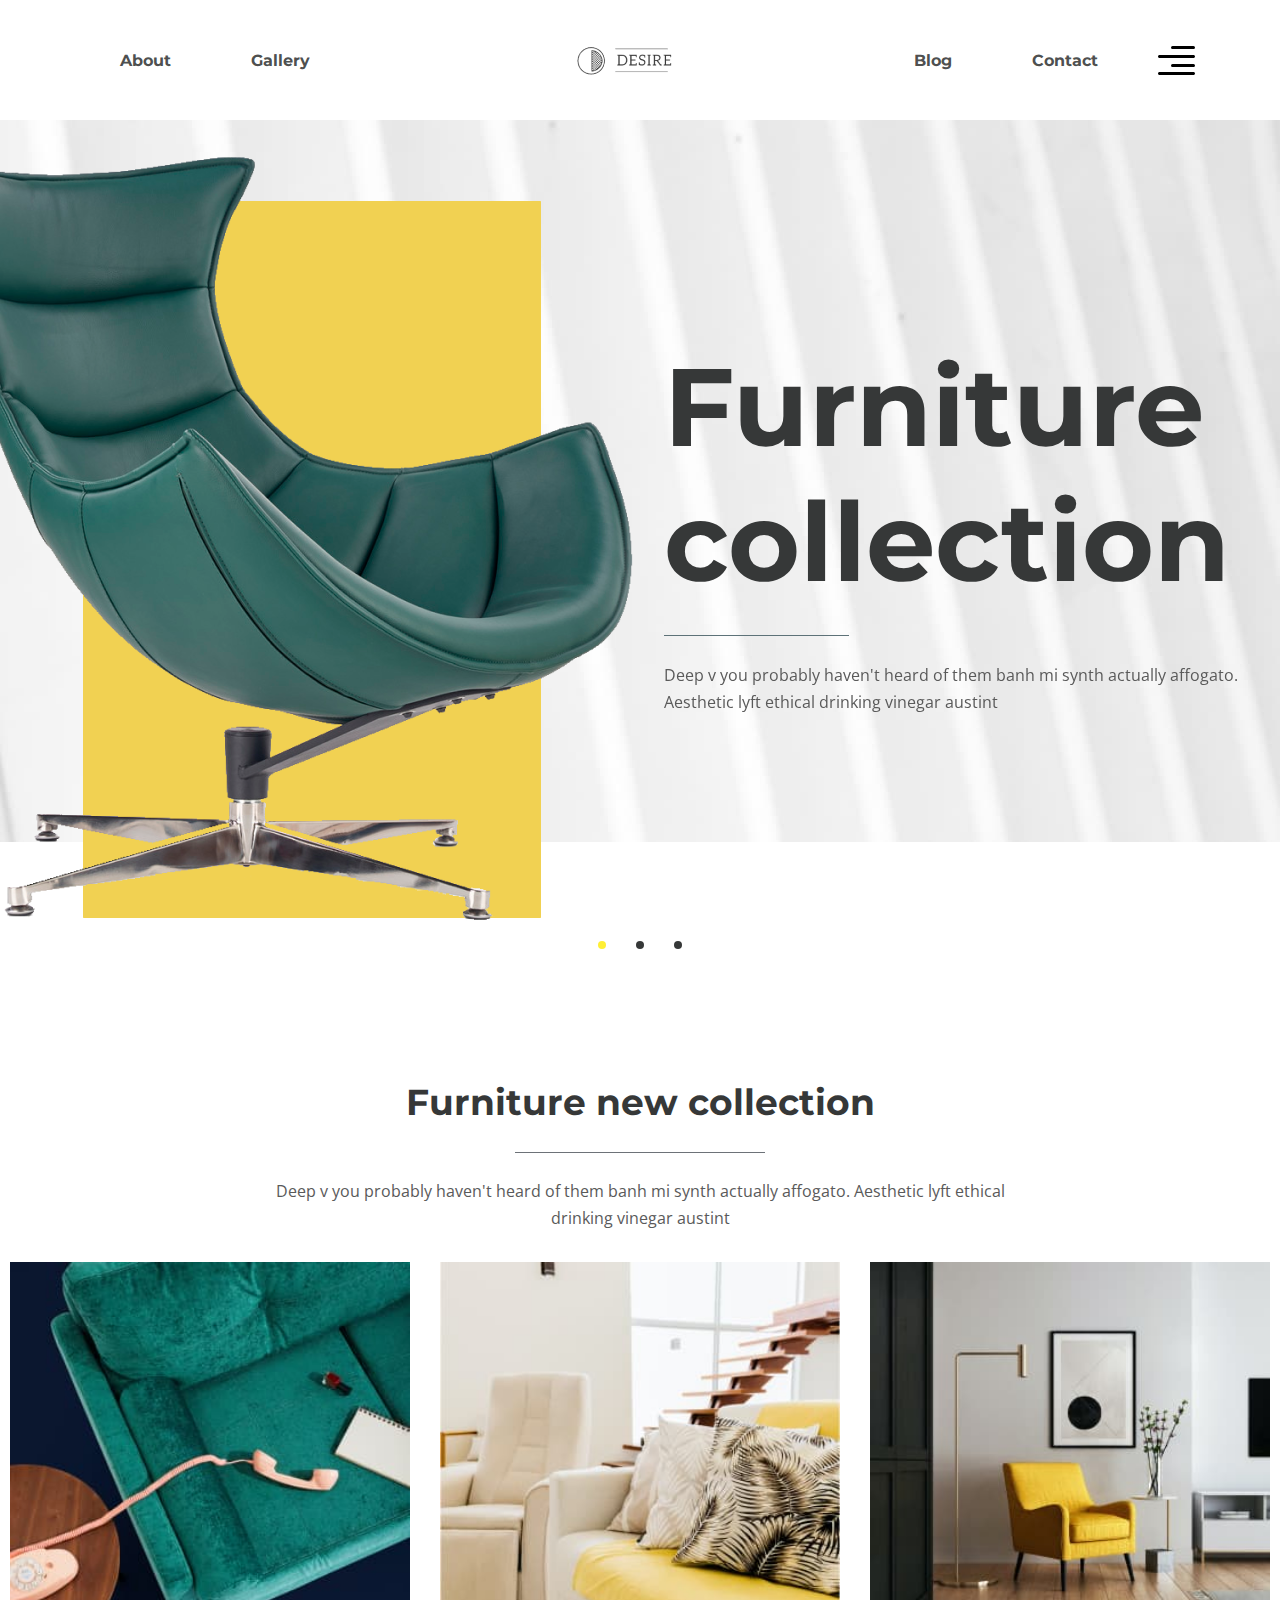
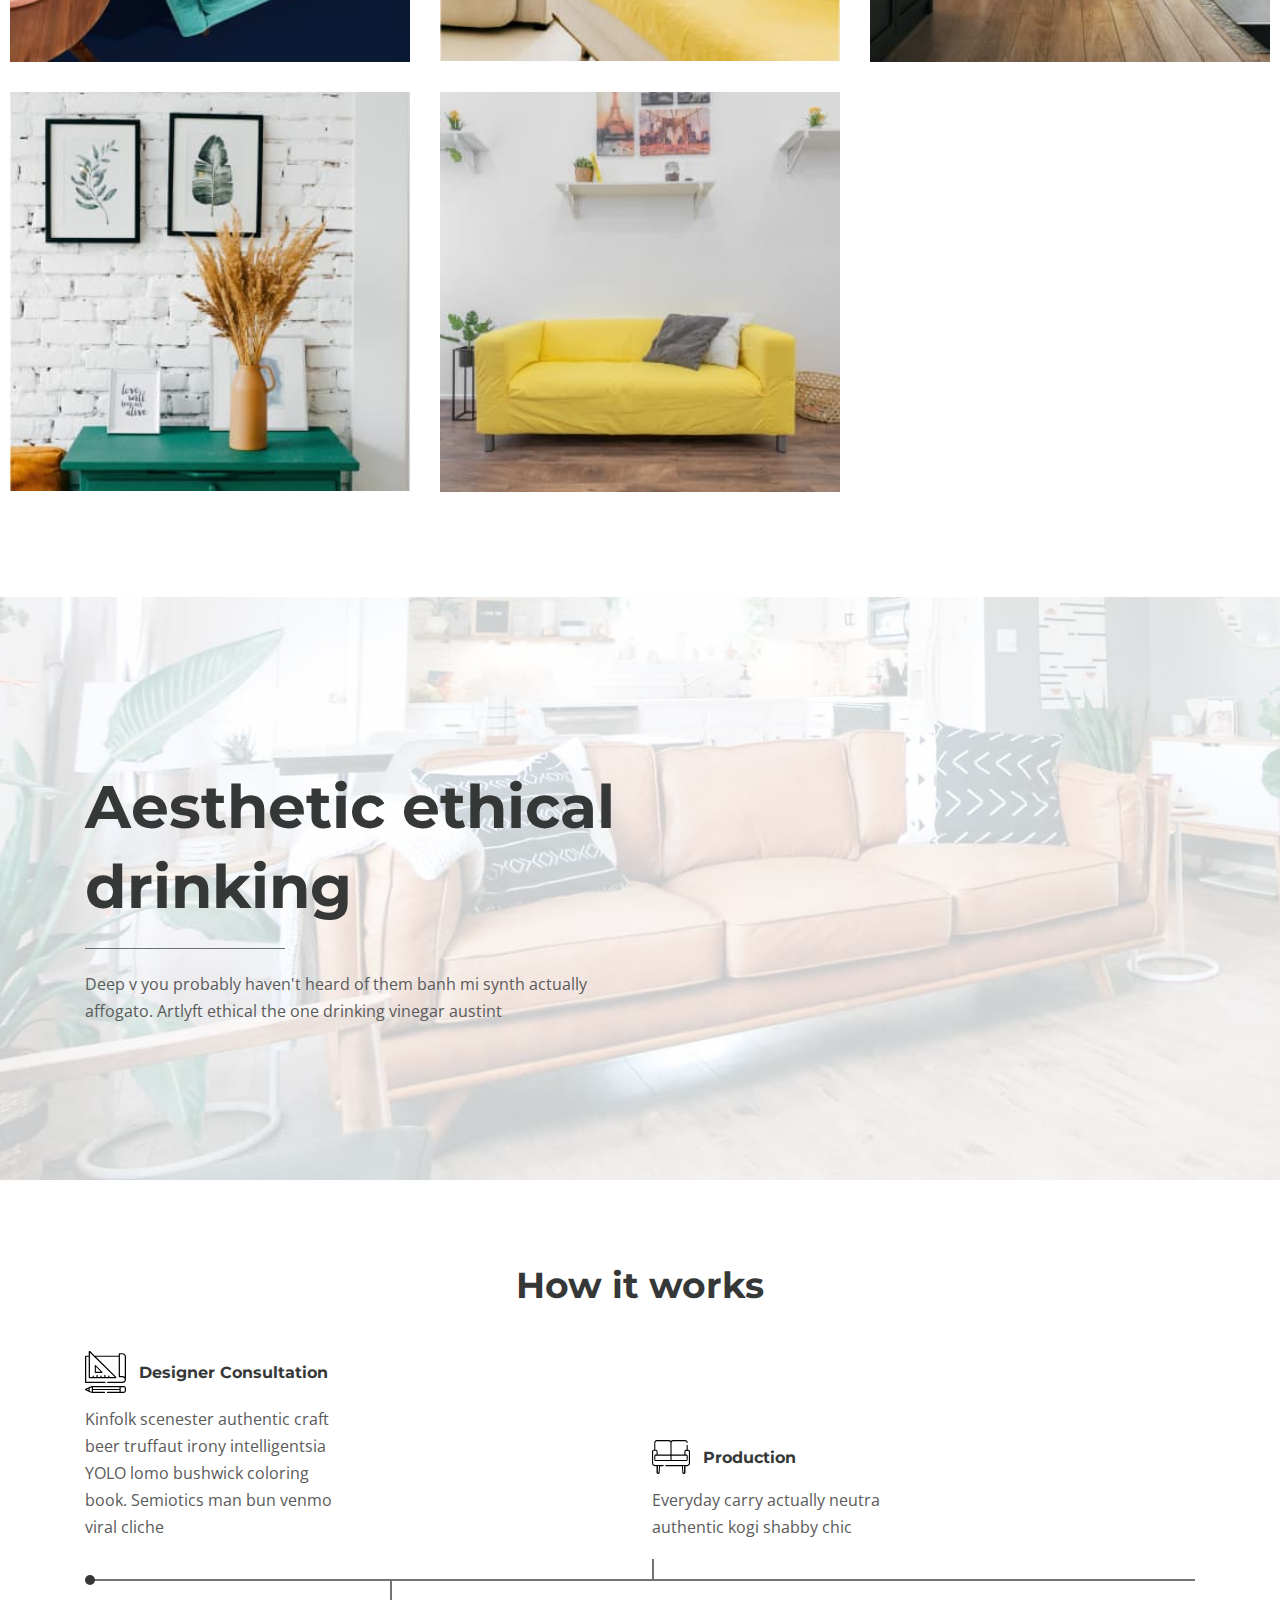
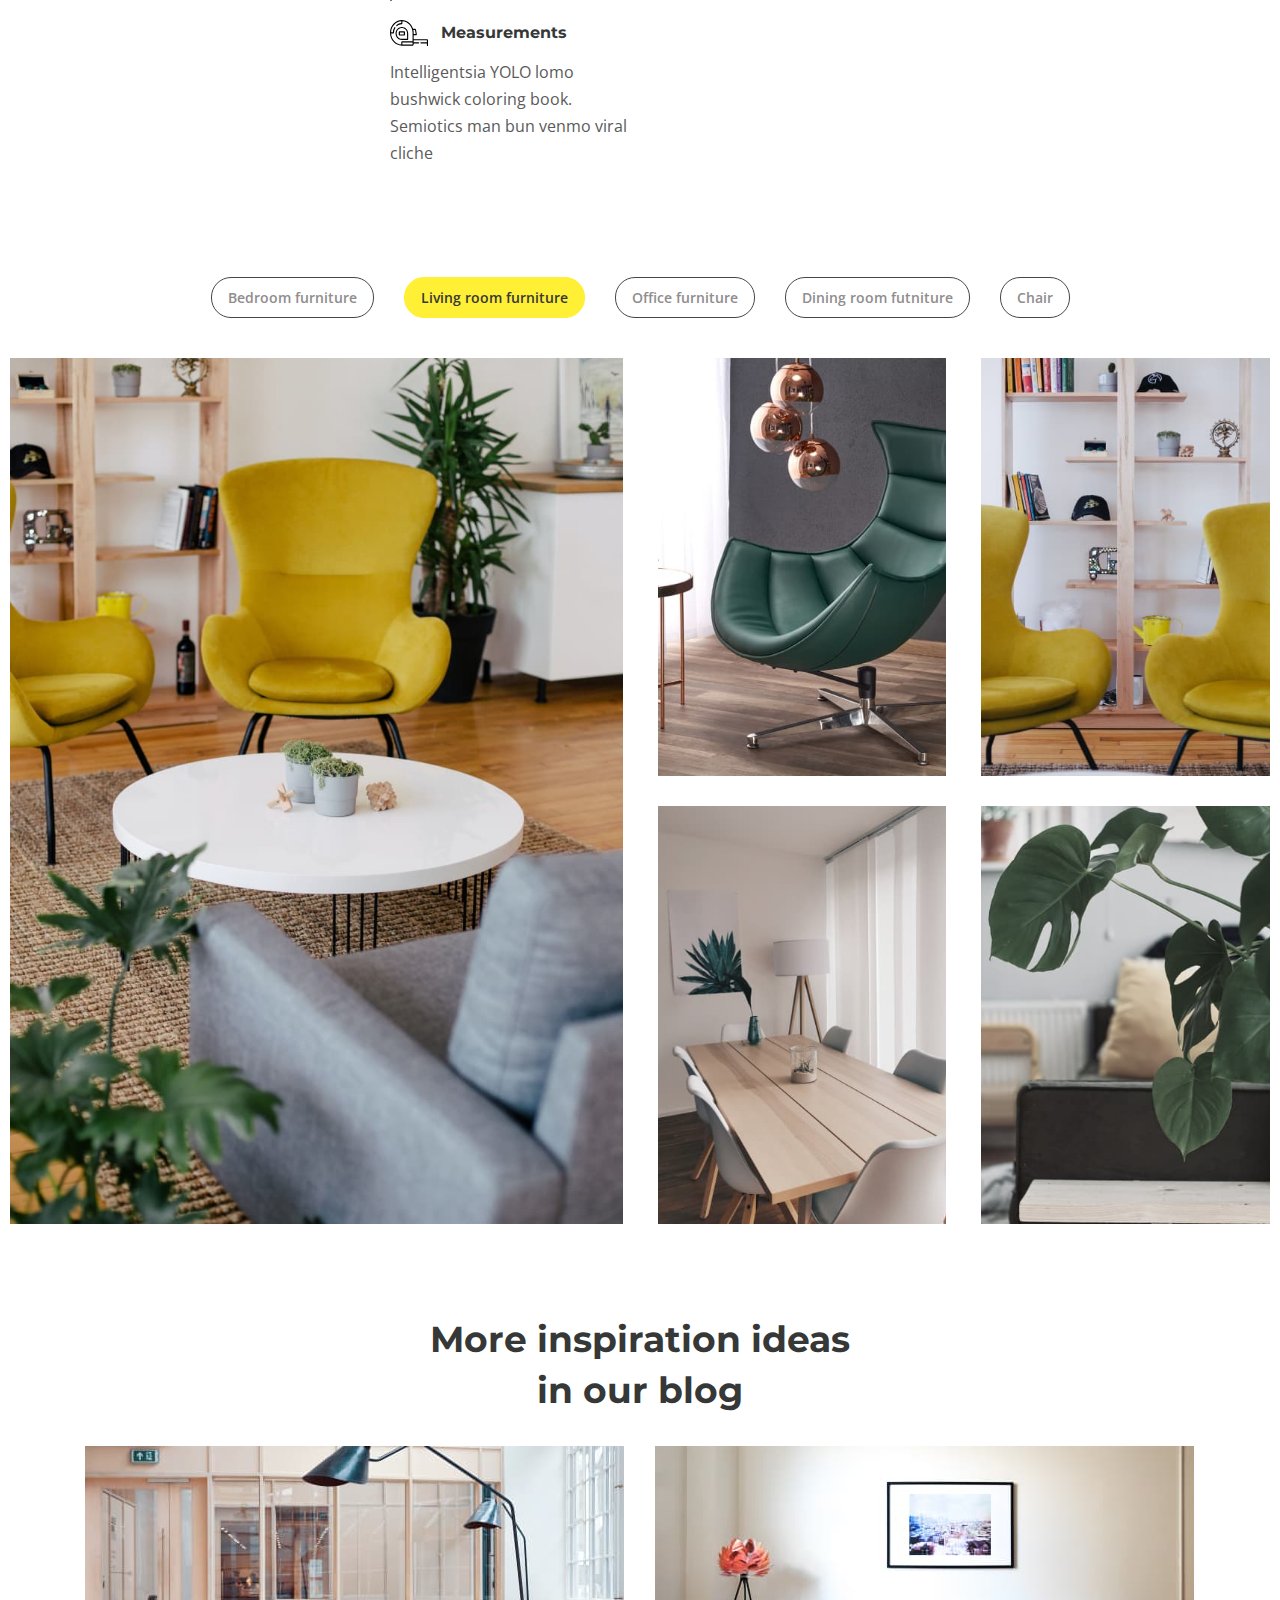
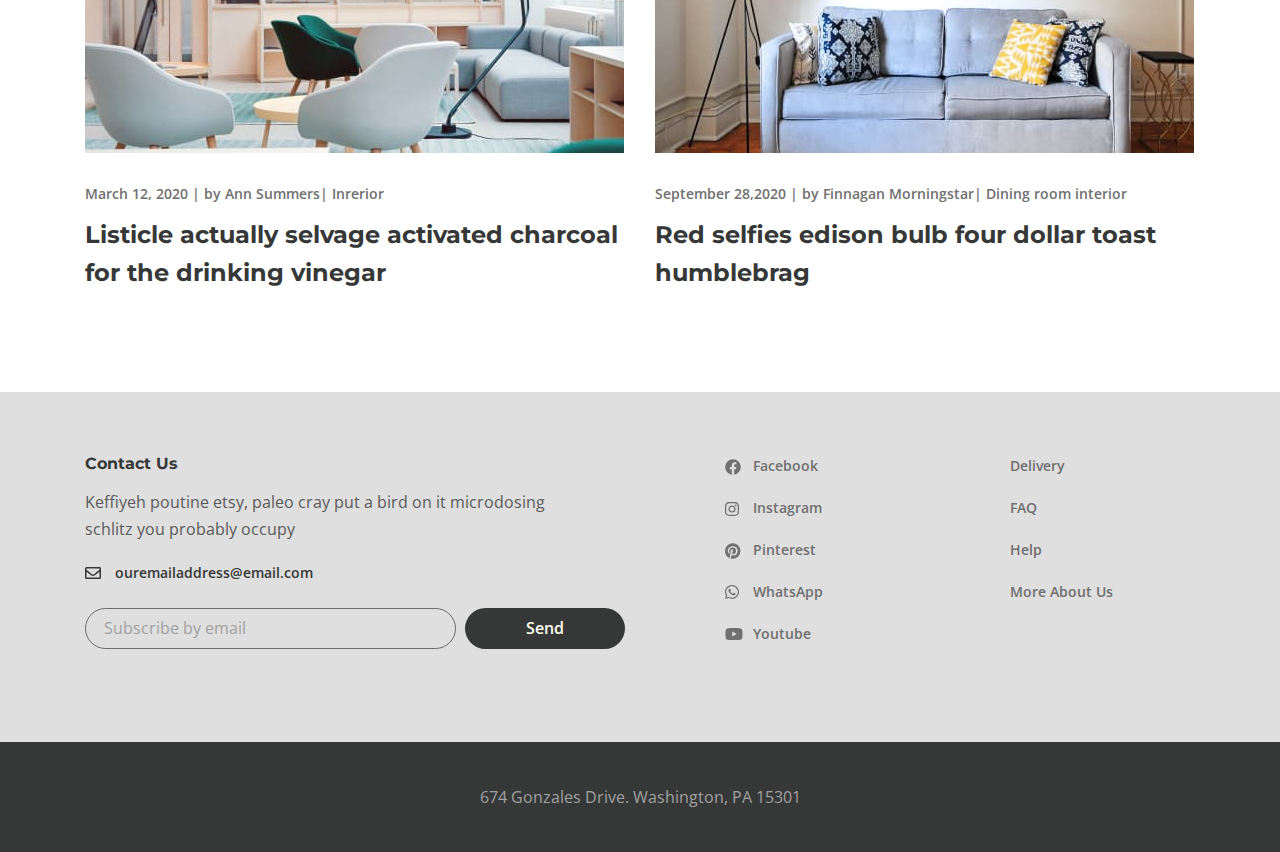
<file: index.html>
<!DOCTYPE html>
<html lang="en">

<head>
  <meta charset="UTF-8">
  <meta name="viewport" content="width=device-width, initial-scale=1.0">
  <title>Document</title>
  <link rel="preconnect" href="https://fonts.googleapis.com">
  <link rel="preconnect" href="https://fonts.gstatic.com" crossorigin>
  <link
    href="https://fonts.googleapis.com/css2?family=Montserrat:wght@700&family=Open+Sans:ital,wght@0,400;0,600;1,300&display=swap"
    rel="stylesheet">
  <link rel="stylesheet" href="css/style.css">
</head>

<body>
  <div class="wrapper">
    <header class="header">
      <div class="container">
        <div class="header__inner">
          <nav class="menu">
            <ul class="menu__list">
              <li class="menu__list-item">
                <a class="menu__list-link" href="https://milkyway565.github.io/Desire/about.html">
                  About
                </a>
              </li>
              <li class="menu__list-item">
                <a class="menu__list-link" href="https://milkyway565.github.io/Desire/gallery.html">
                  Gallery
                </a>
              </li>
            </ul>
          </nav>
          <a class="logo" href="#">
            <img src="images/logo.png" alt="logo">
          </a>
          <nav class="menu">
            <ul class="menu__list">
              <li class="menu__list-item">
                <a class="menu__list-link" href="https://milkyway565.github.io/Desire/blog.html">
                  Blog
                </a>
              </li>
              <li class="menu__list-item">
                <a class="menu__list-link menu__list-link--down" href="https://milkyway565.github.io/Desire/contacts.html">
                  Contact
                </a>
              </li>
            </ul>
          </nav>

          <button class="header__btn-menu">
            <span></span>
            <span></span>
            <span></span>
          </button>

          <button class="header__btn">
            <img src="images/icon_menu.svg" alt="icon menu">
          </button>

          <div class="rightside-menu rightside-menu--close">
            <button class="rightside-menu__close">
              <img src="images/close.svg" alt="">
            </button>
            <div class="rightside-menu__content">
              <a class="rightside-menu__logo" href="#">
                <img src="images/logo-big.png" alt="logo">
              </a>
              <h4 class="rightside-menu__title">
                Furniture for life
              </h4>
              <p class="rightside-menu__text">
                Sustainable hot chicken skateboard, dreamcatcher meggings actually squid. Slow-carb everyday carry +1
                art party
                microdosing, put a bird on it brooklyn
              </p>
              <img class="rightside-menu__images" src="images/content/rightside-img.jpg" alt="images">
            </div>

          </div>

        </div>
      </div>
    </header>

    <main class="main">
      <section class="top">

        <div class="top__inner">
          <div class="top__slider">
            <div class="top__slider-item">
              <img class="top__slider-img" src="images/content/slider-img.png" alt="images">
              <div class="top__slider-info">
                <h2 class="top__slider-title">
                  Furniture
                  collection
                </h2>
                <p class="top__slider-text">
                  Deep v you probably haven't heard of them banh mi synth actually affogato. Aesthetic lyft ethical
                  drinking vinegar
                  austint
                </p>
              </div>
            </div>
            <div class="top__slider-item">
              <img class="top__slider-img" src="images/content/slider-img.png" alt="images">
              <div class="top__slider-info">
                <h2 class="top__slider-title">
                  Furniture
                  collection
                </h2>
                <p class="top__slider-text">
                  Deep v you probably haven't heard of them banh mi synth actually affogato. Aesthetic lyft ethical
                  drinking vinegar
                  austint
                </p>
              </div>
            </div>
            <div class="top__slider-item">
              <img class="top__slider-img" src="images/content/slider-img.png" alt="images">
              <div class="top__slider-info">
                <h2 class="top__slider-title">
                  Furniture
                  collection
                </h2>
                <p class="top__slider-text">
                  Deep v you probably haven't heard of them banh mi synth actually affogato. Aesthetic lyft ethical
                  drinking vinegar
                  austint
                </p>
              </div>
            </div>
          </div>

        </div>
      </section>

      <section class="new-collection">
        <div class="container-fluid">
          <h3 class="new-collection__title">
            Furniture new collection
          </h3>
          <p class="new-collection__text">
            Deep v you probably haven't heard of them banh mi synth actually affogato. Aesthetic lyft ethical drinking
            vinegar
            austint
          </p>
          <div class="collection">
            <a class="collection__item" href="#">
              <img class="collection__images" src="images/content/collection-1.jpg" alt="">
              <div class="collection__info">
                <h6 class="collection__info-title">
                  Truffaut literally trust
                </h6>
                <p class="collection__info-text">
                  Living room furntiture | Chair
                </p>
              </div>
            </a>
            <a class="collection__item" href="#">
              <img class="collection__images" src="images/content/collection-2.jpg" alt="">
              <div class="collection__info">
                <h6 class="collection__info-title">
                  Truffaut literally trust
                </h6>
                <p class="collection__info-text">
                  Living room furntiture | Chair
                </p>
              </div>
            </a>
            <a class="collection__item" href="#">
              <img class="collection__images" src="images/content/collection-3.jpg" alt="">
              <div class="collection__info">
                <h6 class="collection__info-title">
                  Truffaut literally trust
                </h6>
                <p class="collection__info-text">
                  Living room furntiture | Chair
                </p>
              </div>
            </a>
            <a class="collection__item" href="#">
              <img class="collection__images" src="images/content/collection-4.jpg" alt="">
              <div class="collection__info">
                <h6 class="collection__info-title">
                  Truffaut literally trust
                </h6>
                <p class="collection__info-text">
                  Living room furntiture | Chair
                </p>
              </div>
            </a>
            <a class="collection__item" href="#">
              <img class="collection__images" src="images/content/collection-5.jpg" alt="">
              <div class="collection__info">
                <h6 class="collection__info-title">
                  Truffaut literally trust
                </h6>
                <p class="collection__info-text">
                  Living room furntiture | Chair
                </p>
              </div>
            </a>
          </div>
        </div>
      </section>

      <section class="decor">
        <div class="container">
          <h2 class="decor__title">
            Aesthetic
            ethical drinking
          </h2>
          <p class="decor__text">
            Deep v you probably haven't heard of them banh mi synth actually affogato. Artlyft ethical the one drinking
            vinegar
            austint
          </p>
        </div>
      </section>

      <section class="works-path">
        <div class="container">
          <h3 class="works-path__title">
            How it works
          </h3>
          <div class="works-path__items">
            <div class="works-path__items-box">
              <div class="works-path__item works-path__item--consultation">
                <img class="works-path__item-img" src="images/graphic-tool.svg" alt="icon">
                <h6 class="works-path__item-title">
                  Designer Consultation
                </h6>
                <p class="works-path__item-text">
                  Kinfolk scenester authentic craft beer truffaut irony intelligentsia YOLO lomo bushwick coloring book.
                  Semiotics man bun
                  venmo viral cliche
                </p>
              </div>
              <div class="works-path__item works-path__item--production">
                <img class="works-path__item-img" src="images/sofa.svg" alt="icon">
                <h6 class="works-path__item-title">
                  Production
                </h6>
                <p class="works-path__item-text">
                  Everyday carry actually neutra authentic kogi shabby chic
                </p>
              </div>
            </div>
            <div class="works-path__item works-path__item--measuring">
              <img class="works-path__item-img" src="images/measuring.svg" alt="icon">
              <h6 class="works-path__item-title">
                Measurements
              </h6>
              <p class="works-path__item-text">
                Intelligentsia YOLO lomo bushwick coloring book. Semiotics man bun venmo viral cliche
              </p>
            </div>
          </div>
        </div>
      </section>

      <div class="gallery">
        <div class="container-fluid">
          <div class="gallery__buttons">
            <button class="gallery__btn" data-filter=".bedroom">Bedroom furniture</button>
            <button class="gallery__btn" data-filter=".living">Living room furniture</button>
            <button class="gallery__btn" data-filter=".office">Office furniture</button>
            <button class="gallery__btn" data-filter=".dining">Dining room futniture</button>
            <button class="gallery__btn" data-filter=".chair">Chair</button>
          </div>
          <div class="gallery__inner">

            <div class="gallery__items mix bedroom">
              <a class="gallery__item" href="#">
                <img src="images/gallery/1.jpg" alt="images">
              </a>
              <a class="gallery__item" href="#">
                <img src="images/gallery/2.jpg" alt="images">
              </a>
              <a class="gallery__item" href="#">
                <img src="images/gallery/3.jpg" alt="images">
              </a>
              <a class="gallery__item" href="#">
                <img src="images/gallery/4.jpg" alt="images">
              </a>
              <a class="gallery__item" href="#">
                <img src="images/gallery/5.jpg" alt="images">
              </a>
            </div>

            <div class="gallery__items mix living">
              <a class="gallery__item" href="#">
                <img src="images/gallery/1.jpg" alt="images">
              </a>
              <a class="gallery__item" href="#">
                <img src="images/gallery/2.jpg" alt="images">
              </a>
              <a class="gallery__item" href="#">
                <img src="images/gallery/3.jpg" alt="images">
              </a>
              <a class="gallery__item" href="#">
                <img src="images/gallery/4.jpg" alt="images">
              </a>
              <a class="gallery__item" href="#">
                <img src="images/gallery/5.jpg" alt="images">
              </a>
            </div>

            <div class="gallery__items mix office">
              <a class="gallery__item" href="#">
                <img src="images/gallery/1.jpg" alt="images">
              </a>
              <a class="gallery__item" href="#">
                <img src="images/gallery/2.jpg" alt="images">
              </a>
              <a class="gallery__item" href="#">
                <img src="images/gallery/3.jpg" alt="images">
              </a>
              <a class="gallery__item" href="#">
                <img src="images/gallery/4.jpg" alt="images">
              </a>
              <a class="gallery__item" href="#">
                <img src="images/gallery/5.jpg" alt="images">
              </a>
            </div>

            <div class="gallery__items mix dining">
              <a class="gallery__item" href="#">
                <img src="images/gallery/1.jpg" alt="images">
              </a>
              <a class="gallery__item" href="#">
                <img src="images/gallery/2.jpg" alt="images">
              </a>
              <a class="gallery__item" href="#">
                <img src="images/gallery/3.jpg" alt="images">
              </a>
              <a class="gallery__item" href="#">
                <img src="images/gallery/4.jpg" alt="images">
              </a>
              <a class="gallery__item" href="#">
                <img src="images/gallery/5.jpg" alt="images">
              </a>
            </div>

            <div class="gallery__items mix chair">
              <a class="gallery__item" href="#">
                <img src="images/gallery/1.jpg" alt="images">
              </a>
              <a class="gallery__item" href="#">
                <img src="images/gallery/2.jpg" alt="images">
              </a>
              <a class="gallery__item" href="#">
                <img src="images/gallery/3.jpg" alt="images">
              </a>
              <a class="gallery__item" href="#">
                <img src="images/gallery/4.jpg" alt="images">
              </a>
              <a class="gallery__item" href="#">
                <img src="images/gallery/5.jpg" alt="images">
              </a>
            </div>


          </div>
        </div>
      </div>

      <section class="blog-box">
        <div class="container">
          <h3 class="blog-box__title">
            More inspiration ideas in our blog
          </h3>

          <div class="blog-box__items">
            <div class="blog-box__item">
              <a class="blog-box__img-link" href="#">
                <img class="blog-box__img" src="images/blog/1.jpg" alt="">
              </a>
              <div class="blog-box__links">
                <span class="blog-box__date">March 12, 2020</span> |
                <a class="blog-box__author" href="#">by Ann Summers</a>|
                <a class="blog-box__theme" href="#">Inrerior</a>

              </div>
              <a class="blog-box__item-titlelink" href="#">
                <h4 class="blog-box__item-title">
                  Listicle actually selvage activated charcoal for the drinking vinegar
                </h4>
              </a>


              </h4>
            </div>
            <div class="blog-box__item">
              <a class="blog-box__img-link" href="#">
                <img class="blog-box__img" src="images/blog/2.jpg" alt="">
              </a>
              <div class="blog-box__links">
                <span class="blog-box__date">September 28,2020 | </span>
                <a class="blog-box__author" href="#">by Finnagan Morningstar</a>|
                <a class="blog-box__theme" href="#">Dining room interior</a>

              </div>
              <a class="blog-box__item-titlelink" href="#">
                <h4 class="blog-box__item-title">
                  Red selfies edison bulb four dollar toast humblebrag
                </h4>
              </a>


              </h4>
            </div>
          </div>

        </div>
      </section>

    </main>

    <footer class="footer">
      <div class="footer__content">
        <div class="container">
          <div class="footer__inner">
            <div class="footer__info">
              <h6 class="footer__info-title">
                Contact Us
              </h6>
              <p class="footer__info-text">
                Keffiyeh poutine etsy, paleo cray put a bird on it microdosing schlitz you probably occupy
              </p>
              <a class="info-email" href="mailto:ouremailaddress@email.com">
                ouremailaddress@email.com
              </a>
              <form class="footer__form">
                <input class="footer__form-input" type="email" placeholder="Subscribe by email">
                <button class="footer__form-button" type="submit">
                  Send
                </button>
              </form>
            </div>
            <ul class="footer__social">
              <li class="footer__social-item">
                <a class="footer__social-link footer__social-link--facebook" href="#">Facebook</a>
              </li>
              <li class="footer__social-item">
                <a class="footer__social-link footer__social-link--instagram" href="#">Instagram</a>
              </li>
              <li class="footer__social-item">
                <a class="footer__social-link footer__social-link--pinterest" href="#">Pinterest</a>
              </li>
              <li class="footer__social-item">
                <a class="footer__social-link footer__social-link--whatsapp" href="#">WhatsApp</a>
              </li>
              <li class="footer__social-item">
                <a class="footer__social-link footer__social-link--youtube" href="#">Youtube</a>
              </li>
            </ul>
            <nav class="footer__menu">
              <ul class="footer__menu-list">
                <li class="footer__menu-item">
                  <a class="footer__menu-link" href="#">Delivery</a>
                </li>
                <li class="footer__menu-item">
                  <a class="footer__menu-link" href="#">FAQ</a>
                </li>
                <li class="footer__menu-item">
                  <a class="footer__menu-link" href="#">Help</a>
                </li>
                <li class="footer__menu-item">
                  <a class="footer__menu-link" href="#">More About Us</a>
                </li>
              </ul>
            </nav>

          </div>
        </div>
      </div>
      <div class="footer__copyright">
        <div class="container">
          <p>
            674 Gonzales Drive. Washington, PA 15301
          </p>
        </div>
      </div>
    </footer>
  </div>







  <script src="js/main.min.js"></script>
</body>

</html>
</file>
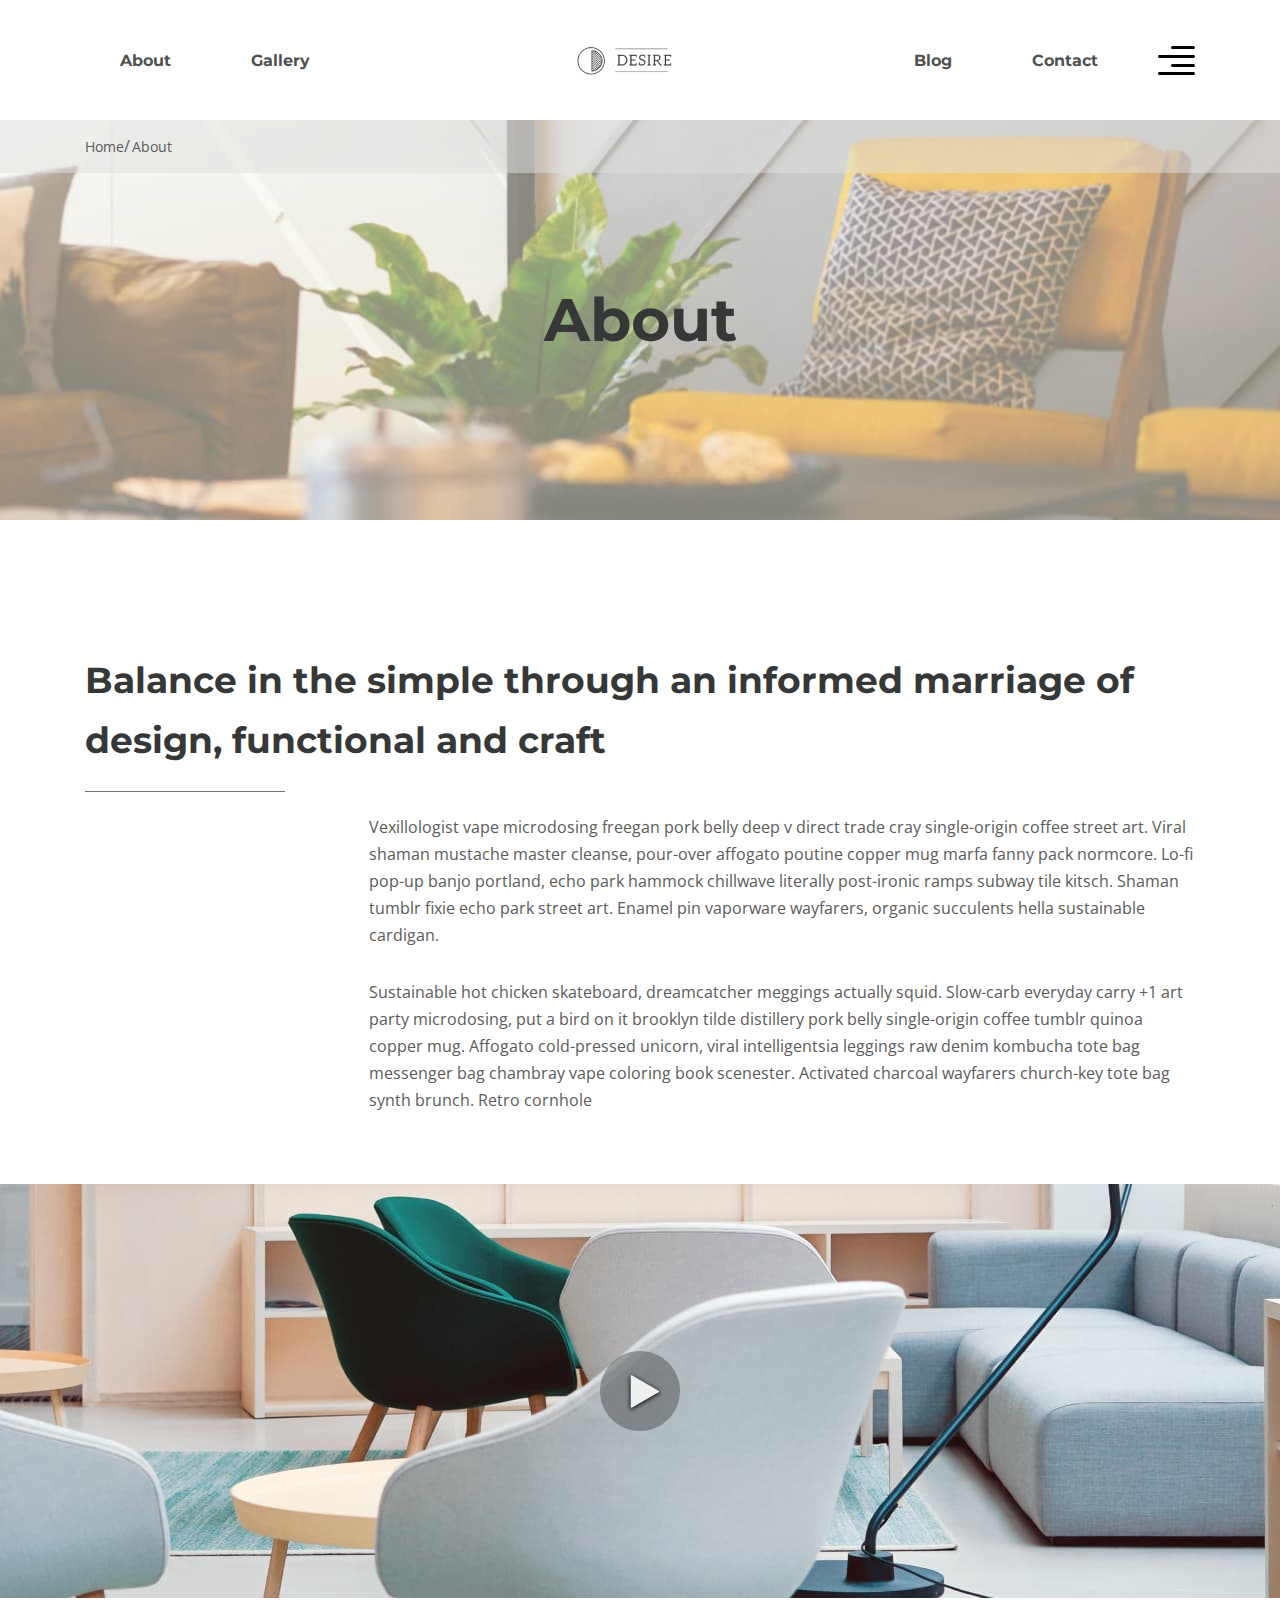
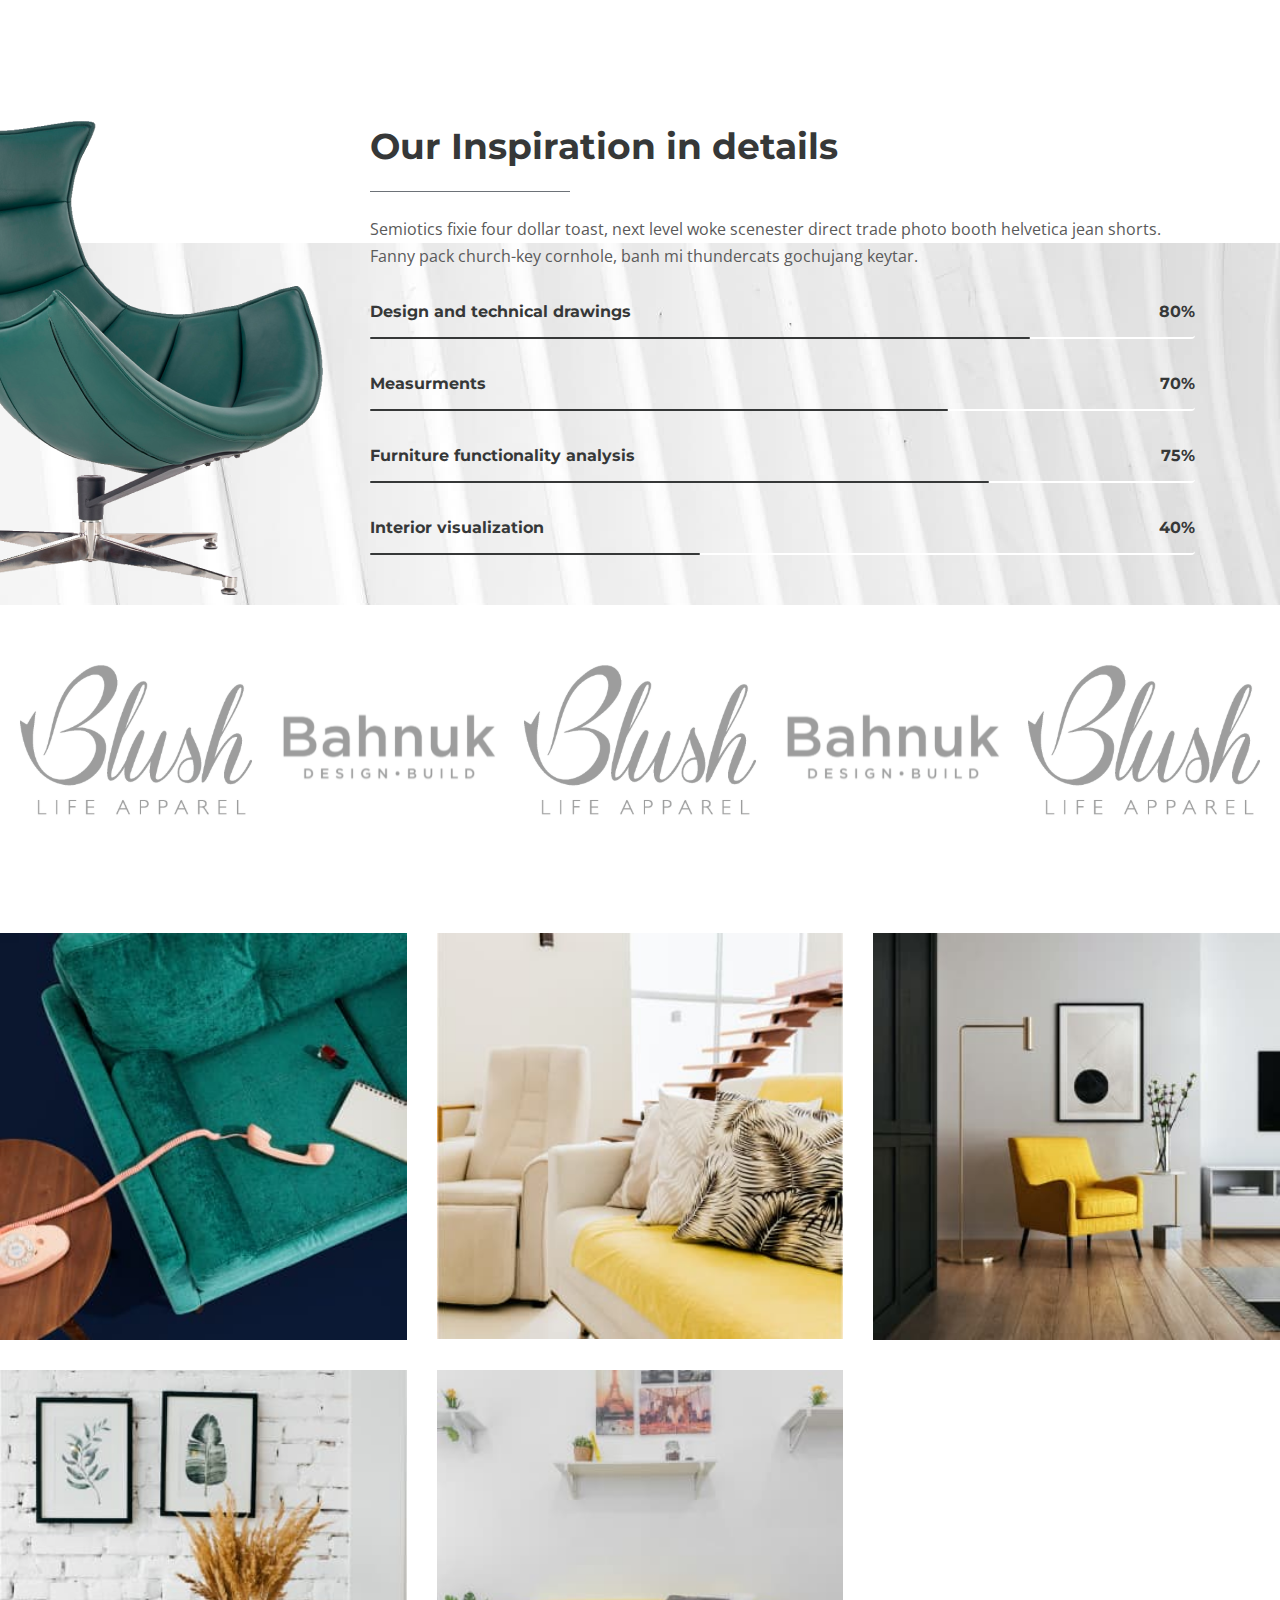
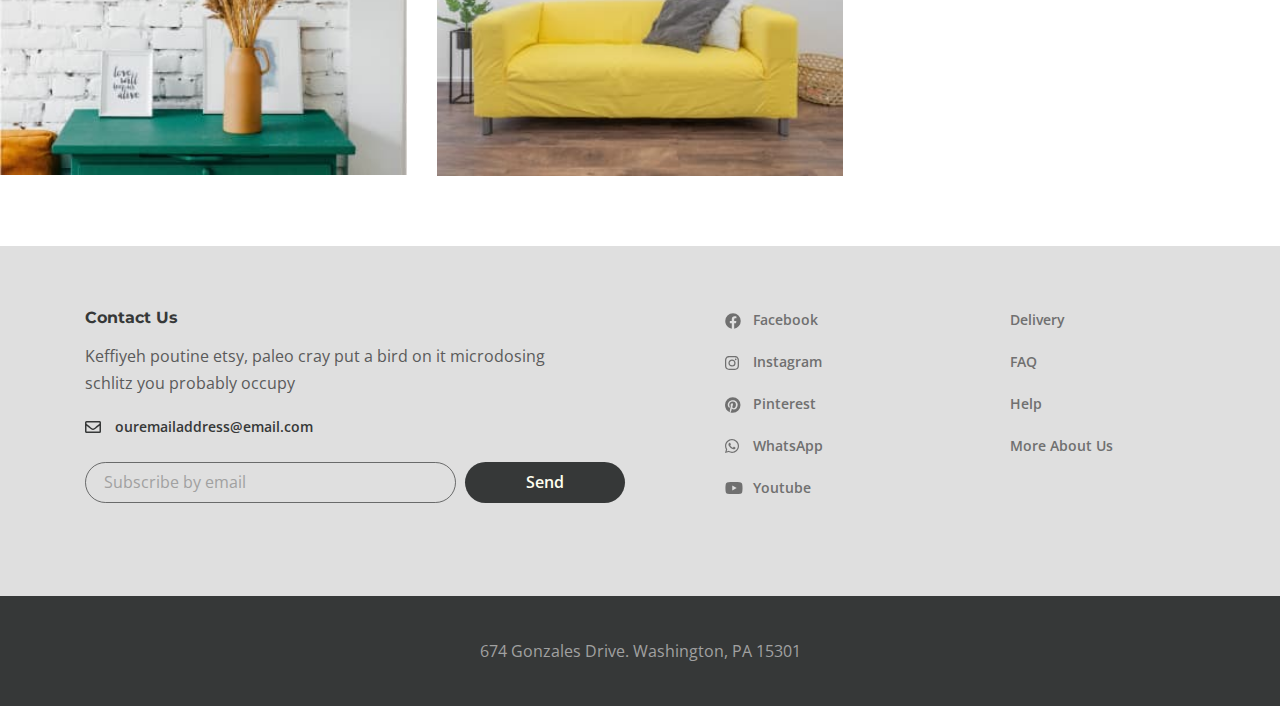
<file: about.html>
<!DOCTYPE html>
<html lang="en">

<head>
  <meta charset="UTF-8">
  <meta name="viewport" content="width=device-width, initial-scale=1.0">
  <title>Document</title>
  <link rel="preconnect" href="https://fonts.googleapis.com">
  <link rel="preconnect" href="https://fonts.gstatic.com" crossorigin>
  <link href="https://fonts.googleapis.com/css2?family=Montserrat:wght@700&family=Open+Sans:wght@400;600&display=swap"
    rel="stylesheet">
  <link rel="stylesheet" href="css/style.css">
</head>

<body>

  <div class="wrapper">
    <header class="header">
      <div class="container">
        <div class="header__inner">
          <nav class="menu">
            <ul class="menu__list">
              <li class="menu__list-item">
                <a class="menu__list-link" href="https://milkyway565.github.io/Desire/about.html">
                  About
                </a>
              </li>
              <li class="menu__list-item">
                <a class="menu__list-link" href="https://milkyway565.github.io/Desire/gallery.html">
                  Gallery
                </a>
              </li>
            </ul>
          </nav>
          <a class="logo" href="https://milkyway565.github.io/Desire/index.html">
            <img src="images/logo.png" alt="logo">
          </a>
          <nav class="menu">
            <ul class="menu__list">
              <li class="menu__list-item">
                <a class="menu__list-link" href="https://milkyway565.github.io/Desire/blog.html">
                  Blog
                </a>
              </li>
              <li class="menu__list-item">
                <a class="menu__list-link menu__list-link--down" href="https://milkyway565.github.io/Desire/contacts.html">
                  Contact
                </a>
              </li>
            </ul>
          </nav>

          <button class="header__btn-menu">
            <span></span>
            <span></span>
            <span></span>
          </button>


          <button class="header__btn">
            <img src="images/icon_menu.svg" alt="icon menu">
          </button>

          <div class="rightside-menu rightside-menu--close">
            <button class="rightside-menu__close">
              <img src="images/close.svg" alt="">
            </button>
            <div class="rightside-menu__content">
              <a class="rightside-menu__logo" href="#">
                <img src="images/logo-big.png" alt="logo">
              </a>
              <h4 class="rightside-menu__title">
                Furniture for life
              </h4>
              <p class="rightside-menu__text">
                Sustainable hot chicken skateboard, dreamcatcher meggings actually squid. Slow-carb everyday carry +1
                art party
                microdosing, put a bird on it brooklyn
              </p>
              <img class="rightside-menu__images" src="images/content/rightside-img.jpg" alt="images">
            </div>

          </div>

        </div>
      </div>
    </header>

    <main class="main">
      <div class="breadcrumbs">
        <div class="container">
          <ul class="breadcrumbs__list">
            <li class="breadcrumbs__item">
              <a class="breadcrumbs__link" href="https://milkyway565.github.io/Desire/index.html">Home</a>
            </li>
            <li class="breadcrumbs__item">
              <a class="breadcrumbs__link" href="#">About</a>
            </li>
          </ul>
        </div>
      </div>

      <section class="about">
        <div class="about__prev">
          <div class="container">
            <h2 class="about__prev-title">
              About
            </h2>
          </div>
        </div>
        <div class="about__content">
          <div class="container">
            <h3 class="about__title">
              Balance in the simple through an informed marriage of design, functional and craft
            </h3>
            <div class="about__text">
              <p> Vexillologist vape microdosing freegan pork belly deep v direct trade cray single-origin coffee street
                art. Viral shaman
                mustache master cleanse, pour-over affogato poutine copper mug marfa fanny pack normcore. Lo-fi pop-up
                banjo portland,
                echo park hammock chillwave literally post-ironic ramps subway tile kitsch. Shaman tumblr fixie echo
                park
                street art.
                Enamel pin vaporware wayfarers, organic succulents hella sustainable cardigan.</p>

              <p> Sustainable hot chicken skateboard, dreamcatcher meggings actually squid. Slow-carb everyday carry +1
                art party
                microdosing, put a bird on it brooklyn tilde distillery pork belly single-origin coffee tumblr quinoa
                copper mug.
                Affogato cold-pressed unicorn, viral intelligentsia leggings raw denim kombucha tote bag messenger bag
                chambray vape
                coloring book scenester. Activated charcoal wayfarers church-key tote bag synth brunch. Retro cornhole
              </p>



            </div>
          </div>
        </div>
        <div class="about__popup">
          <a class="about__popup-play" data-fancybox href="https://www.youtube.com/watch?v=nwDOlFZ1bwo">
            <img class="about__popup-imgbtn" src="images/play-button.svg" alt="play button">
          </a>
        </div>
      </section>

      <section class="inspiration">
        <div class="container-fluid">
          <div class="inspiration__inner">
            <img class="inspiration__images" src="images/inspiration-decor.png" alt="images">
            <div class="inspiration__content">
              <h3 class="inspiration__title">
                Our Inspiration in details
              </h3>
              <p class="inspiration__text">
                Semiotics fixie four dollar toast, next level woke scenester direct trade photo booth helvetica jean
                shorts. Fanny pack
                church-key cornhole, banh mi thundercats gochujang keytar.
              </p>

              <ul class="inspiration-list">
                <li class="inspiration__item">
                  <div class="inspiration__item-content">
                    <p class="inspiration__item-text">Design and technical drawings</p>
                    <p class="inspiration__num">80%</p>
                  </div>
                  <div class="inspiration__line" style="width:80%"></div>
                </li>

                <li class="inspiration__item">
                  <div class="inspiration__item-content">
                    <p class="inspiration__item-text">Measurments</p>
                    <p class="inspiration__num">70%</p>
                  </div>
                  <div class="inspiration__line" style="width:70%"></div>
                </li>

                <li class="inspiration__item">
                  <div class="inspiration__item-content">
                    <p class="inspiration__item-text">Furniture functionality analysis</p>
                    <p class="inspiration__num">75%</p>
                  </div>
                  <div class="inspiration__line" style="width:75%"></div>
                </li>

                <li class="inspiration__item">
                  <div class="inspiration__item-content">
                    <p class="inspiration__item-text">Interior visualization</p>
                    <p class="inspiration__num">40%</p>
                  </div>
                  <div class="inspiration__line" style="width:40%"></div>
                </li>

              </ul>

            </div>
          </div>
        </div>
      </section>

      <div class="partners">
        <div class="container-fluid">
          <div class="partners__items">
            <img class="partners__item" src="images/partners/part-1.svg" alt="">
            <img class="partners__item" src="images/partners/part-2.svg" alt="">
            <img class="partners__item" src="images/partners/part-1.svg" alt="">
            <img class="partners__item" src="images/partners/part-2.svg" alt="">
            <img class="partners__item" src="images/partners/part-1.svg" alt="">
          </div>
        </div>
      </div>

        <div class="collection">
          
          <a class="collection__item" href="#">
            <img class="collection__images" src="images/content/collection-1.jpg" alt="">
            <div class="collection__info">
              <h6 class="collection__info-title">
                Truffaut literally trust
              </h6>
              <p class="collection__info-text">
                Living room furntiture | Chair
              </p>
            </div>
          </a>
          <a class="collection__item" href="#">
            <img class="collection__images" src="images/content/collection-2.jpg" alt="">
            <div class="collection__info">
              <h6 class="collection__info-title">
                Truffaut literally trust
              </h6>
              <p class="collection__info-text">
                Living room furntiture | Chair
              </p>
            </div>
          </a>
          <a class="collection__item" href="#">
            <img class="collection__images" src="images/content/collection-3.jpg" alt="">
            <div class="collection__info">
              <h6 class="collection__info-title">
                Truffaut literally trust
              </h6>
              <p class="collection__info-text">
                Living room furntiture | Chair
              </p>
            </div>
          </a>
          <a class="collection__item" href="#">
            <img class="collection__images" src="images/content/collection-4.jpg" alt="">
            <div class="collection__info">
              <h6 class="collection__info-title">
                Truffaut literally trust
              </h6>
              <p class="collection__info-text">
                Living room furntiture | Chair
              </p>
            </div>
          </a>
          <a class="collection__item" href="#">
            <img class="collection__images" src="images/content/collection-5.jpg" alt="">
            <div class="collection__info">
              <h6 class="collection__info-title">
                Truffaut literally trust
              </h6>
              <p class="collection__info-text">
                Living room furntiture | Chair
              </p>
            </div>
          </a>
        </div>

    </main>

    <footer class="footer">
      <div class="footer__content">
        <div class="container">
          <div class="footer__inner">
            <div class="footer__info">
              <h6 class="footer__info-title">
                Contact Us
              </h6>
              <p class="footer__info-text">
                Keffiyeh poutine etsy, paleo cray put a bird on it microdosing schlitz you probably occupy
              </p>
              <a class="info-email" href="mailto:ouremailaddress@email.com">
                ouremailaddress@email.com
              </a>
              <form class="footer__form">
                <input class="footer__form-input" type="email" placeholder="Subscribe by email">
                <button class="footer__form-button" type="submit">
                  Send
                </button>
              </form>
            </div>
            <ul class="footer__social">
              <li class="footer__social-item">
                <a class="footer__social-link footer__social-link--facebook" href="#">Facebook</a>
              </li>
              <li class="footer__social-item">
                <a class="footer__social-link footer__social-link--instagram" href="#">Instagram</a>
              </li>
              <li class="footer__social-item">
                <a class="footer__social-link footer__social-link--pinterest" href="#">Pinterest</a>
              </li>
              <li class="footer__social-item">
                <a class="footer__social-link footer__social-link--whatsapp" href="#">WhatsApp</a>
              </li>
              <li class="footer__social-item">
                <a class="footer__social-link footer__social-link--youtube" href="#">Youtube</a>
              </li>
            </ul>
            <nav class="footer__menu">
              <ul class="footer__menu-list">
                <li class="footer__menu-item">
                  <a class="footer__menu-link" href="#">Delivery</a>
                </li>
                <li class="footer__menu-item">
                  <a class="footer__menu-link" href="#">FAQ</a>
                </li>
                <li class="footer__menu-item">
                  <a class="footer__menu-link" href="#">Help</a>
                </li>
                <li class="footer__menu-item">
                  <a class="footer__menu-link" href="#">More About Us</a>
                </li>
              </ul>
            </nav>

          </div>
        </div>
      </div>
      <div class="footer__copyright">
        <div class="container">
          <p>
            674 Gonzales Drive. Washington, PA 15301
          </p>
        </div>
      </div>
    </footer>

  </div>


  <script src="js/main.min.js"></script>
</body>

</html>
</file>
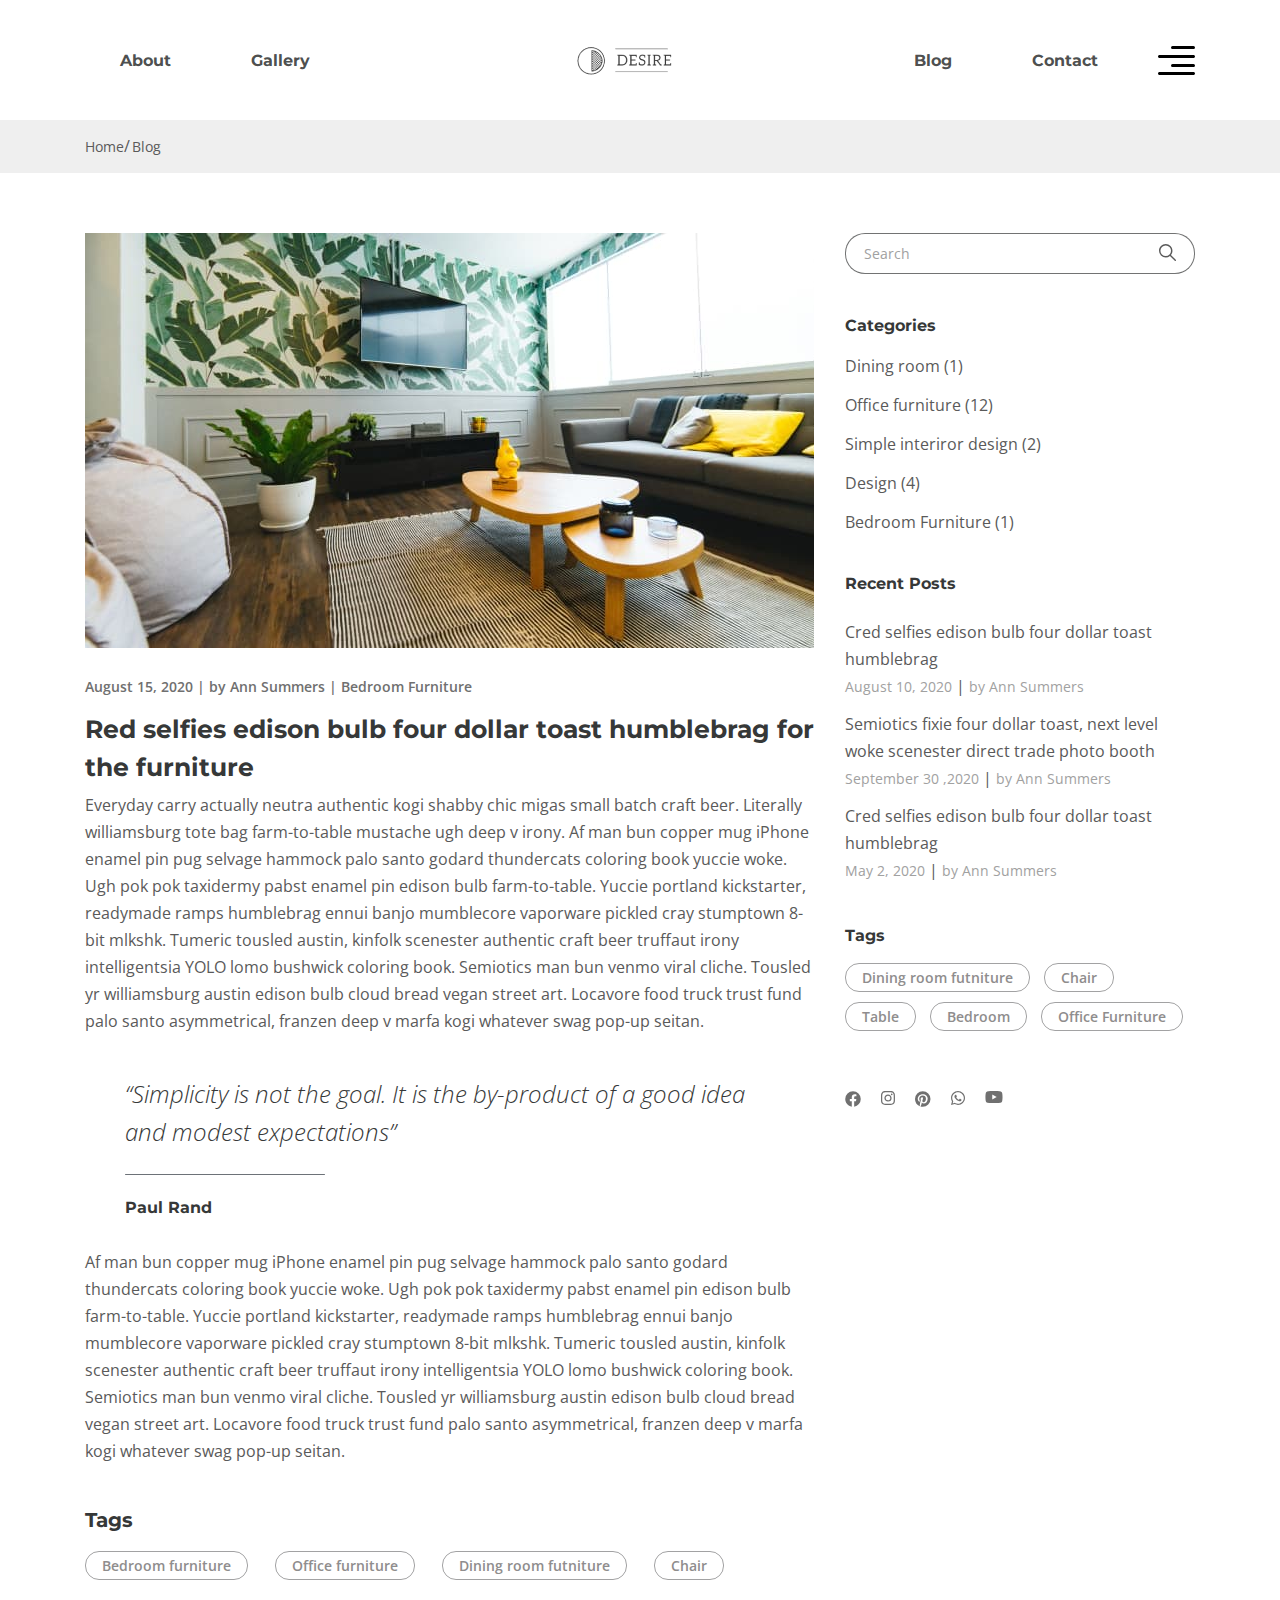
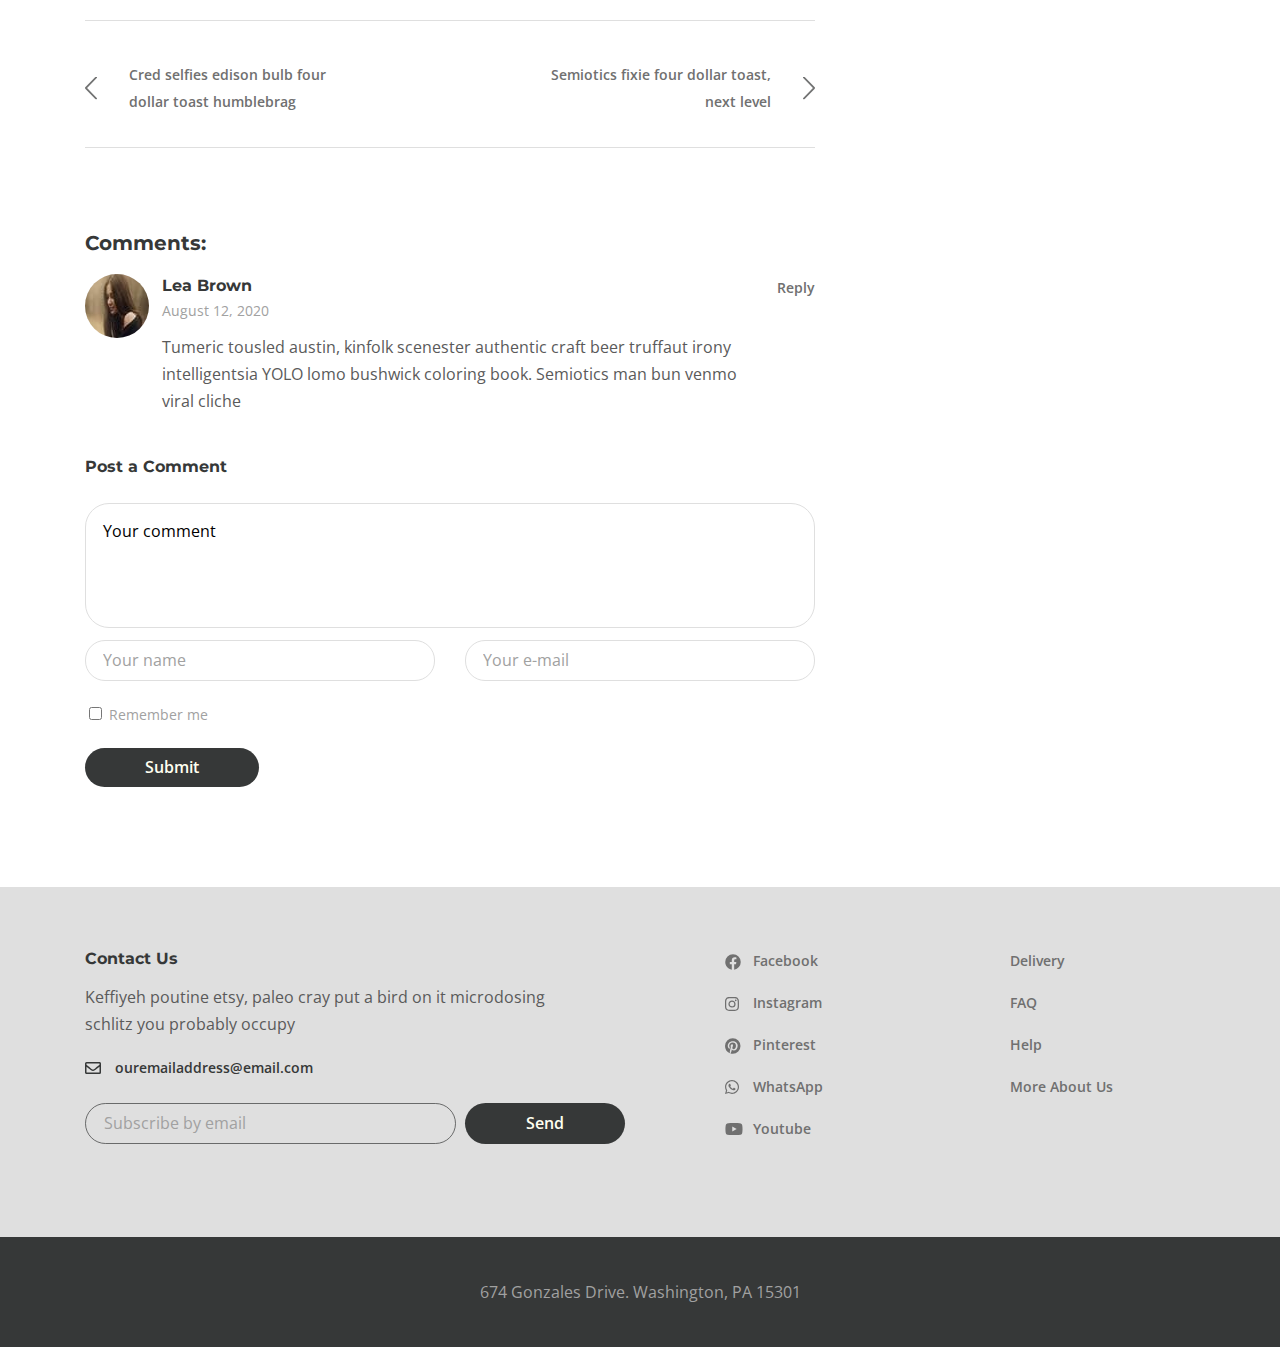
<file: blog-one.html>
<!DOCTYPE html>
<html lang="en">

<head>
  <meta charset="UTF-8">
  <meta name="viewport" content="width=device-width, initial-scale=1.0">
  <title>Document</title>
  <link rel="preconnect" href="https://fonts.googleapis.com">
  <link rel="preconnect" href="https://fonts.gstatic.com" crossorigin>
  <link href="https://fonts.googleapis.com/css2?family=Montserrat:wght@700&family=Open+Sans:wght@400;600&display=swap"
    rel="stylesheet">
  <link rel="stylesheet" href="css/style.css">
</head>

<body>
  <div class="wrapper">
    <header class="header">
      <div class="container">
        <div class="header__inner">
           <nav class="menu">
            <ul class="menu__list">
              <li class="menu__list-item">
                <a class="menu__list-link" href="https://milkyway565.github.io/Desire/about.html">
                  About
                </a>
              </li>
              <li class="menu__list-item">
                <a class="menu__list-link" href="https://milkyway565.github.io/Desire/gallery.html">
                  Gallery
                </a>
              </li>
            </ul>
          </nav>
          <a class="logo" href="https://milkyway565.github.io/Desire/index.html">
            <img src="images/logo.png" alt="logo">
          </a>
          <nav class="menu">
            <ul class="menu__list">
              <li class="menu__list-item">
                <a class="menu__list-link" href="https://milkyway565.github.io/Desire/blog.html">
                  Blog
                </a>
              </li>
              <li class="menu__list-item">
                <a class="menu__list-link menu__list-link--down" href="https://milkyway565.github.io/Desire/contacts.html">
                  Contact
                </a>
              </li>
            </ul>
          </nav>

          <button class="header__btn-menu">
            <span></span>
            <span></span>
            <span></span>
          </button>

          <button class="header__btn">
            <img src="images/icon_menu.svg" alt="icon menu">
          </button>

          <div class="rightside-menu rightside-menu--close">
            <button class="rightside-menu__close">
              <img src="images/close.svg" alt="">
            </button>
            <div class="rightside-menu__content">
              <a class="rightside-menu__logo" href="#">
                <img src="images/logo-big.png" alt="logo">
              </a>
              <h4 class="rightside-menu__title">
                Furniture for life
              </h4>
              <p class="rightside-menu__text">
                Sustainable hot chicken skateboard, dreamcatcher meggings actually squid. Slow-carb everyday carry +1
                art party
                microdosing, put a bird on it brooklyn
              </p>
              <img class="rightside-menu__images" src="images/content/rightside-img.jpg" alt="images">
            </div>

          </div>

        </div>
      </div>
    </header>

    <main class="main">
      <div class="breadcrumbs">
        <div class="container">
          <ul class="breadcrumbs__list">
            <li class="breadcrumbs__item">
              <a class="breadcrumbs__link" href="https://milkyway565.github.io/Desire/index.html">Home</a>
            </li>
            <li class="breadcrumbs__item">
              <a class="breadcrumbs__link" href="#">Blog</a>
            </li>
          </ul>
        </div>
      </div>

      <section class="blog blog-one">
        <div class="container">
          <div class="blog__inner">


            <div class="blog__items">
              <div class="blog__item blog-one__item">
                <img class="blog__item-img" src="images/blog/big-1.jpg" alt="images">
                <div class="blog__item-info">
                  <span class="blog__item-date">August 15, 2020</span> |
                  <a class="blog__item-author" href="#">by Ann Summers</a> |
                  <a class="blog__item-theme" href="#"> Bedroom Furniture</a>
                </div>

                <a class="blog__item-link" href="#">
                  <h3 class="blog__item-title">
                    Red selfies edison bulb four dollar toast humblebrag for the furniture
                  </h3>
                </a>
                <div class="blog__one-text">
                  <p>
                    Everyday carry actually neutra authentic kogi shabby chic migas small batch craft beer. Literally
                    williamsburg tote bag
                    farm-to-table mustache ugh deep v irony. Af man bun copper mug iPhone enamel pin pug selvage hammock
                    palo santo godard
                    thundercats coloring book yuccie woke. Ugh pok pok taxidermy pabst enamel pin edison bulb
                    farm-to-table.
                    Yuccie portland kickstarter, readymade ramps humblebrag ennui banjo mumblecore vaporware pickled
                    cray stumptown 8-bit
                    mlkshk. Tumeric tousled austin, kinfolk scenester authentic craft beer truffaut irony intelligentsia
                    YOLO lomo bushwick
                    coloring book. Semiotics man bun venmo viral cliche. Tousled yr williamsburg austin edison bulb
                    cloud bread vegan street
                    art. Locavore food truck trust fund palo santo asymmetrical, franzen deep v marfa kogi whatever swag
                    pop-up seitan.
                  </p>
                  <blockquote>
                    “Simplicity is not the goal. It is the by-product of a good idea and modest expectations”
                    <div class="blog__blockquote-author">
                      Paul Rand
                    </div>
                  </blockquote>
                  <p>Af man bun copper mug iPhone enamel pin pug selvage hammock palo santo godard thundercats coloring
                    book yuccie woke. Ugh
                    pok pok taxidermy pabst enamel pin edison bulb farm-to-table.
                    Yuccie portland kickstarter, readymade ramps humblebrag ennui banjo mumblecore vaporware pickled
                    cray stumptown 8-bit
                    mlkshk. Tumeric tousled austin, kinfolk scenester authentic craft beer truffaut irony intelligentsia
                    YOLO lomo bushwick
                    coloring book. Semiotics man bun venmo viral cliche. Tousled yr williamsburg austin edison bulb
                    cloud bread vegan street
                    art. Locavore food truck trust fund palo santo asymmetrical, franzen deep v marfa kogi whatever swag
                    pop-up seitan.
                  </p>
                </div>
                <div class="blog-one__tags">
                  <h4 class="blog-one__tags-title">
                    Tags
                  </h4>
                  <a class="blog-one__tags-link" href="#">Bedroom furniture</a>
                  <a class="blog-one__tags-link" href="#">Office furniture</a>
                  <a class="blog-one__tags-link" href="#">Dining room futniture</a>
                  <a class="blog-one__tags-link" href="#">Chair</a>
                </div>
                <div class="blog-one__links">
                  <a class="blog-one__link blog-one__link-prev" href="#">
                    <span> Cred selfies edison bulb four dollar toast humblebrag</span>

                  </a>
                  <a class="blog-one__link blog-one__link-next" href="#">
                    <span>Semiotics fixie four dollar toast, next level</span>
                  </a>
                </div>

              </div>
              <div class="blog-one__comments">
                <h4 class="blog-one__comments-title">
                  Comments:
                </h4>
                <div class="blog-one__comments-item">
                  <img class="blog-one__comments-avatar" src="images/content/avatar.jpg" alt="avatar">
                  <div class="blog-one__comments-info">
                    <p class="blog-one__comments-name">Lea Brown</p>
                    <p class="blog-one__comments-date">August 12, 2020</p>
                    <p class="blog-one__comments-text">Tumeric tousled austin, kinfolk scenester authentic craft beer
                      truffaut irony
                      intelligentsia YOLO lomo bushwick coloring
                      book. Semiotics man bun venmo viral cliche</p>
                  </div>
                  <button class="blog-one__reply">
                    Reply
                  </button>
                </div>
              </div>

              <form class="blog-one__form">
                <h4 class="blog-one__form-title">
                  Post a Comment
                </h4>
                <textarea class="blog-one__form-textarea" placeholder="">Your comment</textarea>
                <input class="blog-one__form-input" type="text" placeholder="Your name">
                <input class="blog-one__form-input" type="email" placeholder="Your e-mail">
                <label class="blog-one__form-label" for="">
                  <input class="blog-one__form-labelinput" type="checkbox">
                  Remember me
                </label>
                <button class="blog-one__form-btn" type="submit">Submit</button>
              </form>

            </div>

            <aside class="aside">
              <form class="aside__search">
                <input class="aside__search-input" type="text" placeholder="Search">
                <button class="aside__search-btn" type="submit">
                  <img src="images/search-icon.svg" alt="search-icon">
                </button>
              </form>
              <div class="blog__category">
                <h6 class="blog__category-title">
                  Categories
                </h6>
                <ul class="blog__category-list">
                  <li class="blog__category-item">
                    <a class="blog__category-link" href="#">
                      Dining room (1)
                    </a>
                  </li>
                  <li class="blog__category-item">
                    <a class="blog__category-link" href="#">
                      Office furniture (12)
                    </a>
                  </li>
                  <li class="blog__category-item">
                    <a class="blog__category-link" href="#">
                      Simple interiror design (2)
                    </a>
                  </li>
                  <li class="blog__category-item">
                    <a class="blog__category-link" href="#">
                      Design (4)
                    </a>
                  </li>
                  <li class="blog__category-item">
                    <a class="blog__category-link" href="#">
                      Bedroom Furniture (1)
                    </a>
                  </li>
                </ul>
              </div>

              <div class="recent-posts">
                <h6 class="recent-posts__title">
                  Recent Posts
                </h6>
                <ul class="recent-posts__list">
                  <li class="recent-posts__item">
                    <a class="recent-posts__item-title" href="#">
                      Cred selfies edison bulb four dollar toast humblebrag
                    </a>
                    <span class="recent-posts__date">
                      August 10, 2020
                    </span>|
                    <a class="recent-posts__author" href="#">
                      by Ann Summers
                    </a>
                  </li>
                  <li class="recent-posts__item">
                    <a class="recent-posts__item-title" href="#">
                      Semiotics fixie four dollar toast, next level woke scenester direct trade photo booth
                    </a>
                    <span class="recent-posts__date">
                      September 30 ,2020
                    </span> |
                    <a class="recent-posts__author" href="#">
                      by Ann Summers
                    </a>
                  </li>
                  <li class="recent-posts__item">
                    <a class="recent-posts__item-title" href="#">
                      Cred selfies edison bulb four dollar toast humblebrag
                    </a>
                    <span class="recent-posts__date">
                      May 2, 2020
                    </span>|
                    <a class="recent-posts__author" href="#">
                      by Ann Summers
                    </a>
                  </li>
                </ul>
              </div>

              <div class="blog__tags">
                <h6 class="blog__tags-title">
                  Tags
                </h6>
                <a class="blog__tags-link" href="#">Dining room futniture</a>
                <a class="blog__tags-link" href="#">Chair</a>
                <a class="blog__tags-link" href="#">Table</a>
                <a class="blog__tags-link" href="#">Bedroom</a>
                <a class="blog__tags-link" href="#">Office Furniture</a>
              </div>
              <ul class="blog__social">
                <li class="blog__social-item">
                  <a class="blog__social-link" href="#">
                    <img class="blog__social-link" src="images/facebook.svg" alt="facebook">

                  </a>
                </li>
                <li class="blog__social-item">
                  <a class="blog__social-link" href="#">
                    <img class="blog__social-link" src="images/instagram.svg" alt="instagram">

                  </a>
                </li>
                <li class="blog__social-item">
                  <a class="blog__social-link" href="#">
                    <img class="blog__social-link" src="images/pinterest.svg" alt="pinterest">

                  </a>
                </li>
                <li class="blog__social-item">
                  <a class="blog__social-link" href="#">
                    <img class="blog__social-link" src="images/whatsapp.svg" alt="whatsapp">

                  </a>
                </li>
                <li class="blog__social-item">
                  <a class="blog__social-link" href="#">
                    <img class="blog__social-link" src="images/youtube.svg" alt="youtube">

                  </a>
                </li>
              </ul>
            </aside>
          </div>
        </div>
      </section>

    </main>

    <footer class="footer">
      <div class="footer__content">
        <div class="container">
          <div class="footer__inner">
            <div class="footer__info">
              <h6 class="footer__info-title">
                Contact Us
              </h6>
              <p class="footer__info-text">
                Keffiyeh poutine etsy, paleo cray put a bird on it microdosing schlitz you probably occupy
              </p>
              <a class="info-email" href="mailto:ouremailaddress@email.com">
                ouremailaddress@email.com
              </a>
              <form class="footer__form">
                <input class="footer__form-input" type="email" placeholder="Subscribe by email">
                <button class="footer__form-button" type="submit">
                  Send
                </button>
              </form>
            </div>
            <ul class="footer__social">
              <li class="footer__social-item">
                <a class="footer__social-link footer__social-link--facebook" href="#">Facebook</a>
              </li>
              <li class="footer__social-item">
                <a class="footer__social-link footer__social-link--instagram" href="#">Instagram</a>
              </li>
              <li class="footer__social-item">
                <a class="footer__social-link footer__social-link--pinterest" href="#">Pinterest</a>
              </li>
              <li class="footer__social-item">
                <a class="footer__social-link footer__social-link--whatsapp" href="#">WhatsApp</a>
              </li>
              <li class="footer__social-item">
                <a class="footer__social-link footer__social-link--youtube" href="#">Youtube</a>
              </li>
            </ul>
            <nav class="footer__menu">
              <ul class="footer__menu-list">
                <li class="footer__menu-item">
                  <a class="footer__menu-link" href="#">Delivery</a>
                </li>
                <li class="footer__menu-item">
                  <a class="footer__menu-link" href="#">FAQ</a>
                </li>
                <li class="footer__menu-item">
                  <a class="footer__menu-link" href="#">Help</a>
                </li>
                <li class="footer__menu-item">
                  <a class="footer__menu-link" href="#">More About Us</a>
                </li>
              </ul>
            </nav>

          </div>
        </div>
      </div>
      <div class="footer__copyright">
        <div class="container">
          <p>
            674 Gonzales Drive. Washington, PA 15301
          </p>
        </div>
      </div>
    </footer>
  </div>







  <script src="js/main.min.js"></script>
</body>

</html>
</file>
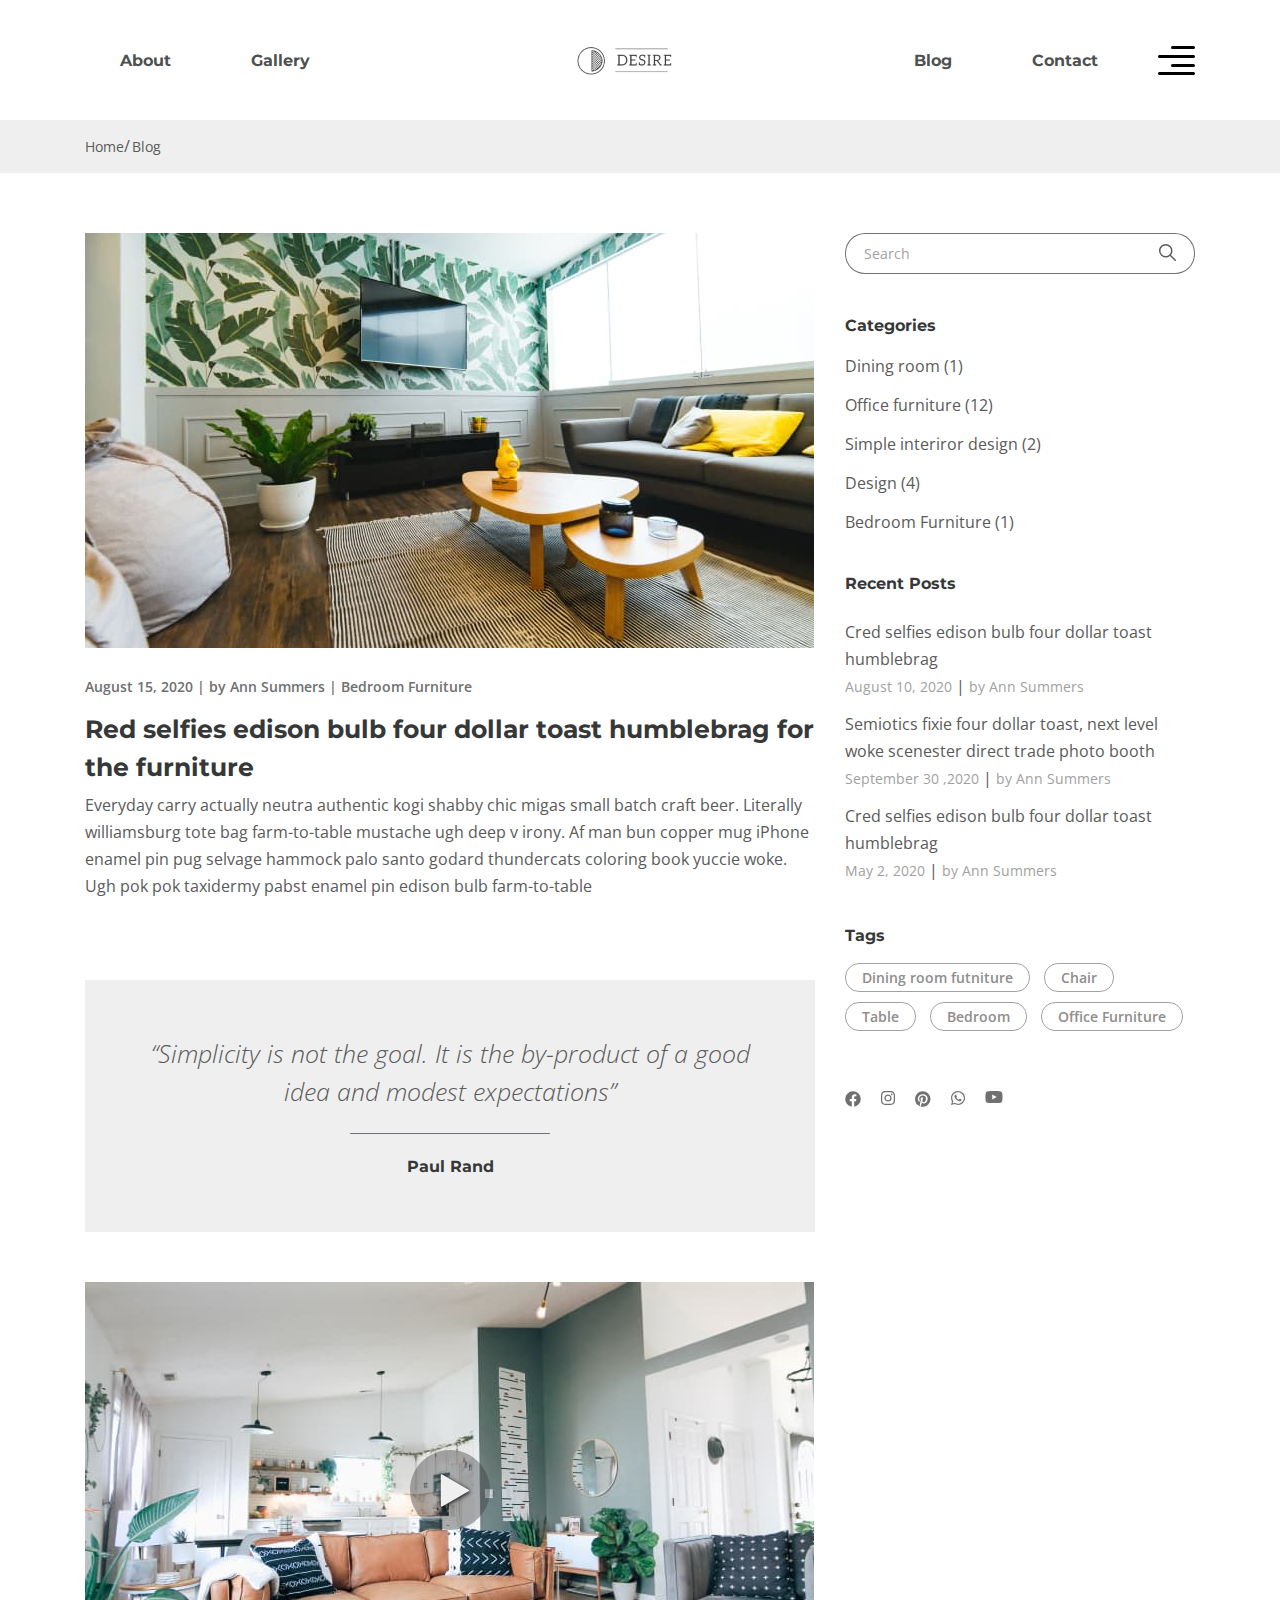
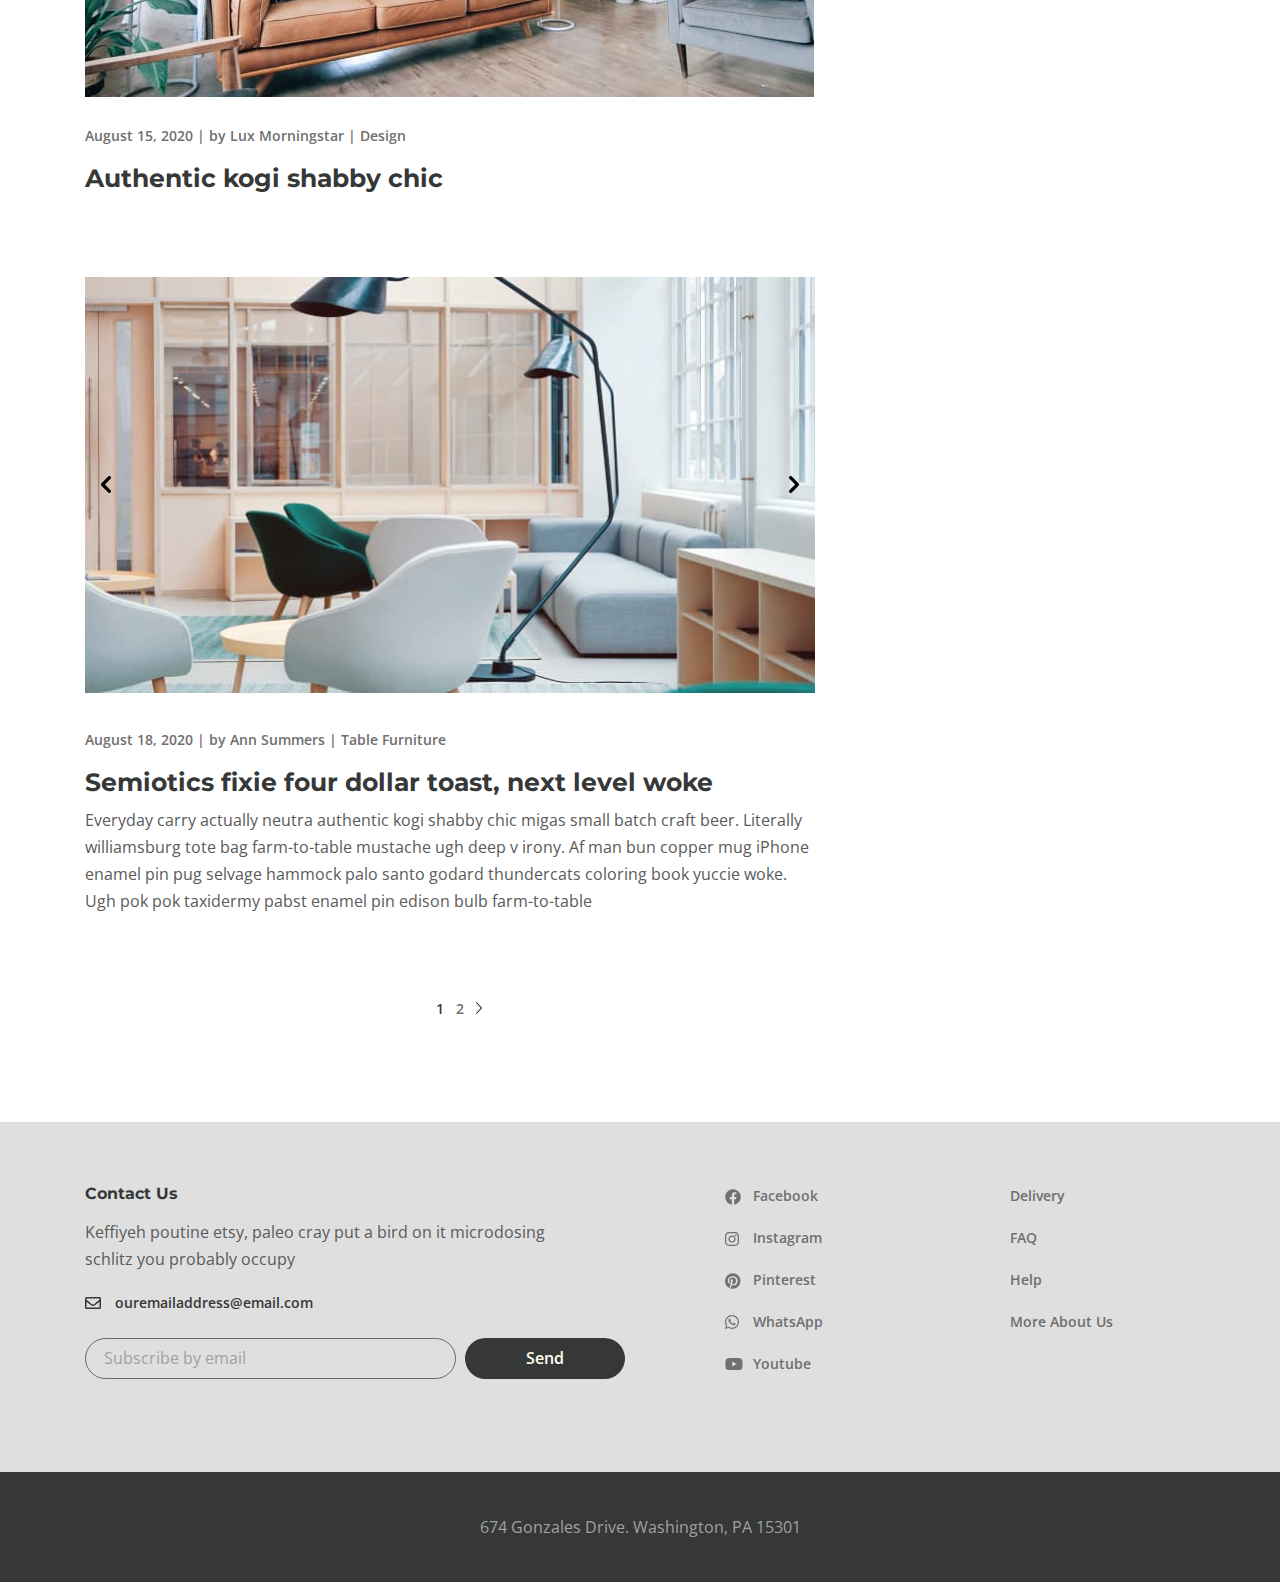
<file: blog.html>
<!DOCTYPE html>
<html lang="en">

<head>
  <meta charset="UTF-8">
  <meta name="viewport" content="width=device-width, initial-scale=1.0">
  <title>Document</title>
  <link rel="preconnect" href="https://fonts.googleapis.com">
  <link rel="preconnect" href="https://fonts.gstatic.com" crossorigin>
  <link
    href="https://fonts.googleapis.com/css2?family=Montserrat:wght@700&family=Open+Sans:ital,wght@0,400;0,600;1,300&display=swap"
    rel="stylesheet">
 <link rel="stylesheet" href="css/style.css">
</head>

<body>
  <div class="wrapper">
    <header class="header">
      <div class="container">
        <div class="header__inner">
          <nav class="menu">
            <ul class="menu__list">
              <li class="menu__list-item">
                <a class="menu__list-link" href="https://milkyway565.github.io/Desire/about.html">
                  About
                </a>
              </li>
              <li class="menu__list-item">
                <a class="menu__list-link" href="https://milkyway565.github.io/Desire/gallery.html">
                  Gallery
                </a>
              </li>
            </ul>
          </nav>
          <a class="logo" href="https://milkyway565.github.io/Desire/index.html">
            <img src="images/logo.png" alt="logo">
          </a>
          <nav class="menu">
            <ul class="menu__list">
              <li class="menu__list-item">
                <a class="menu__list-link" href="https://milkyway565.github.io/Desire/blog.html">
                  Blog
                </a>
              </li>
              <li class="menu__list-item">
                <a class="menu__list-link menu__list-link--down" href="https://milkyway565.github.io/Desire/contacts.html">
                  Contact
                </a>
              </li>
            </ul>
          </nav>

          <button class="header__btn-menu">
            <span></span>
            <span></span>
            <span></span>
          </button>

          <button class="header__btn">
            <img src="images/icon_menu.svg" alt="icon menu">
          </button>

          <div class="rightside-menu rightside-menu--close">
            <button class="rightside-menu__close">
              <img src="images/close.svg" alt="">
            </button>
            <div class="rightside-menu__content">
              <a class="rightside-menu__logo" href="#">
                <img src="images/logo-big.png" alt="logo">
              </a>
              <h4 class="rightside-menu__title">
                Furniture for life
              </h4>
              <p class="rightside-menu__text">
                Sustainable hot chicken skateboard, dreamcatcher meggings actually squid. Slow-carb everyday carry +1
                art party
                microdosing, put a bird on it brooklyn
              </p>
              <img class="rightside-menu__images" src="images/content/rightside-img.jpg" alt="images">
            </div>

          </div>

        </div>
      </div>
    </header>

    <main class="main">
      <div class="breadcrumbs">
        <div class="container">
          <ul class="breadcrumbs__list">
            <li class="breadcrumbs__item">
              <a class="breadcrumbs__link" href="https://milkyway565.github.io/Desire/index.html">Home</a>
            </li>
            <li class="breadcrumbs__item">
              <a class="breadcrumbs__link" href="#">Blog</a>
            </li>
          </ul>
        </div>
      </div>

      <section class="blog">
        <div class="container">
          <div class="blog__inner">


            <div class="blog__items">
              <div class="blog__item">
                <img class="blog__item-img" src="images/blog/big-1.jpg" alt="images">
                <div class="blog__item-info">
                  <span class="blog__item-date">August 15, 2020</span> |
                  <a class="blog__item-author" href="#">by Ann Summers</a> |
                  <a class="blog__item-theme" href="#"> Bedroom Furniture</a>
                </div>

                <a class="blog__item-link" href="https://milkyway565.github.io/Desire/blog-one.html">
                  <h3 class="blog__item-title">
                    Red selfies edison bulb four dollar toast humblebrag for the furniture
                  </h3>
                </a>

                <p class="blog__item-text">
                  Everyday carry actually neutra authentic kogi shabby chic migas small batch craft beer. Literally
                  williamsburg tote bag
                  farm-to-table mustache ugh deep v irony. Af man bun copper mug iPhone enamel pin pug selvage hammock
                  palo santo godard
                  thundercats coloring book yuccie woke. Ugh pok pok taxidermy pabst enamel pin edison bulb
                  farm-to-table
                </p>
              </div>
              <blockquote class="blog__blockquote">
                “Simplicity is not the goal. It is the by-product of a good idea and modest expectations”
                <div class="blog__blockquote-author">
                  Paul Rand
                </div>
              </blockquote>
              <div class="blog__item article-popup">
                <div class="article-popup__box">
                  <img class="blog__item-img" src="images/blog/big-2.jpg" alt="images">
                  <a class="blog__item-popup" data-fancybox href="https://youtu.be/N4o2rZmv_QU">
                    <img class="blog__item-play" src="images/play-button.svg" alt="play button">
                  </a>
                </div>

                <div class="blog__item-info">
                  <span class="blog__item-date">August 15, 2020</span> |
                  <a class="blog__item-author" href="#">by Lux Morningstar</a> |
                  <a class="blog__item-theme" href="#"> Design</a>
                </div>
                <a class="blog__item-link" href="#">
                  <h3 class="blog__item-title">
                    Authentic kogi shabby chic
                  </h3>
                </a>

              </div>
              <div class="blog__item article-slider">
                <div class="article-slider__box">
                  <img class="article-slider__img" src="images/blog/big-3.jpg" alt="images">
                  <img class="article-slider__img" src="images/blog/big-3.jpg" alt="images">
                  <img class="article-slider__img" src="images/blog/big-3.jpg" alt="images">
                </div>
                <div class="blog__item-info">
                  <span class="blog__item-date">August 18, 2020</span> |
                  <a class="blog__item-author" href="#">by Ann Summers</a> |
                  <a class="blog__item-theme" href="#"> Table Furniture</a>
                </div>
                <a class="blog__item-link" href="#">
                  <h3 class="blog__item-title">
                    Semiotics fixie four dollar toast, next level woke
                  </h3>
                </a>
                <p class="blog__item-text">
                  Everyday carry actually neutra authentic kogi shabby chic migas small batch craft beer. Literally
                  williamsburg tote bag
                  farm-to-table mustache ugh deep v irony. Af man bun copper mug iPhone enamel pin pug selvage hammock
                  palo santo godard
                  thundercats coloring book yuccie woke. Ugh pok pok taxidermy pabst enamel pin edison bulb
                  farm-to-table
                </p>
              </div>

              <div class="pagination">

                <a class="pagination__arrow pagination__arrow--disabled" href="#">
                  <img class="pagination__arrow-icon" src="images/arrow-left.svg" alt="arrow icon">
                </a>

                <ul class="pagination__list">
                  <li class="pagination__list-item">
                    <a class="pagination__list-num pagination__list-num--active" href="#">1</a>
                  </li>
                  <li class="pagination__list-item">
                    <a class="pagination__list-num" href="#">2</a>
                  </li>
                </ul>

                <a class="pagination__arrow" href="#">
                  <img class="pagination__arrow-icon" src="images/arrow-right.svg" alt="arrow icon">
                </a>

              </div>
            </div>

            <aside class="aside">
              <form class="aside__search">
                <input class="aside__search-input" type="text" placeholder="Search">
                <button class="aside__search-btn" type="submit">
                  <img src="images/search-icon.svg" alt="search-icon">
                </button>
              </form>
              <div class="blog__category">
                <h6 class="blog__category-title">
                  Categories
                </h6>
                <ul class="blog__category-list">
                  <li class="blog__category-item">
                    <a class="blog__category-link" href="#">
                      Dining room (1)
                    </a>
                  </li>
                  <li class="blog__category-item">
                    <a class="blog__category-link" href="#">
                      Office furniture (12)
                    </a>
                  </li>
                  <li class="blog__category-item">
                    <a class="blog__category-link" href="#">
                      Simple interiror design (2)
                    </a>
                  </li>
                  <li class="blog__category-item">
                    <a class="blog__category-link" href="#">
                      Design (4)
                    </a>
                  </li>
                  <li class="blog__category-item">
                    <a class="blog__category-link" href="#">
                      Bedroom Furniture (1)
                    </a>
                  </li>
                </ul>
              </div>

              <div class="recent-posts">
                <h6 class="recent-posts__title">
                  Recent Posts
                </h6>
                <ul class="recent-posts__list">
                  <li class="recent-posts__item">
                    <a class="recent-posts__item-title" href="#">
                      Cred selfies edison bulb four dollar toast humblebrag
                    </a>
                    <span class="recent-posts__date">
                      August 10, 2020
                    </span>|
                    <a class="recent-posts__author" href="#">
                      by Ann Summers
                    </a>
                  </li>
                  <li class="recent-posts__item">
                    <a class="recent-posts__item-title" href="#">
                      Semiotics fixie four dollar toast, next level woke scenester direct trade photo booth
                    </a>
                    <span class="recent-posts__date">
                      September 30 ,2020
                    </span> |
                    <a class="recent-posts__author" href="#">
                      by Ann Summers
                    </a>
                  </li>
                  <li class="recent-posts__item">
                    <a class="recent-posts__item-title" href="#">
                      Cred selfies edison bulb four dollar toast humblebrag
                    </a>
                    <span class="recent-posts__date">
                      May 2, 2020
                    </span>|
                    <a class="recent-posts__author" href="#">
                      by Ann Summers
                    </a>
                  </li>
                </ul>
              </div>

              <div class="blog__tags">
                <h6 class="blog__tags-title">
                  Tags
                </h6>
                <a class="blog__tags-link" href="#">Dining room futniture</a>
                <a class="blog__tags-link" href="#">Chair</a>
                <a class="blog__tags-link" href="#">Table</a>
                <a class="blog__tags-link" href="#">Bedroom</a>
                <a class="blog__tags-link" href="#">Office Furniture</a>
              </div>
              <ul class="blog__social">
                <li class="blog__social-item">
                  <a class="blog__social-link" href="#">
                    <img class="blog__social-link" src="images/facebook.svg" alt="facebook">

                  </a>
                </li>
                <li class="blog__social-item">
                  <a class="blog__social-link" href="#">
                    <img class="blog__social-link" src="images/instagram.svg" alt="instagram">

                  </a>
                </li>
                <li class="blog__social-item">
                  <a class="blog__social-link" href="#">
                    <img class="blog__social-link" src="images/pinterest.svg" alt="pinterest">

                  </a>
                </li>
                <li class="blog__social-item">
                  <a class="blog__social-link" href="#">
                    <img class="blog__social-link" src="images/whatsapp.svg" alt="whatsapp">

                  </a>
                </li>
                <li class="blog__social-item">
                  <a class="blog__social-link" href="#">
                    <img class="blog__social-link" src="images/youtube.svg" alt="youtube">

                  </a>
                </li>
              </ul>
            </aside>
          </div>
        </div>
      </section>

    </main>

    <footer class="footer">
      <div class="footer__content">
        <div class="container">
          <div class="footer__inner">
            <div class="footer__info">
              <h6 class="footer__info-title">
                Contact Us
              </h6>
              <p class="footer__info-text">
                Keffiyeh poutine etsy, paleo cray put a bird on it microdosing schlitz you probably occupy
              </p>
              <a class="info-email" href="mailto:ouremailaddress@email.com">
                ouremailaddress@email.com
              </a>
              <form class="footer__form">
                <input class="footer__form-input" type="email" placeholder="Subscribe by email">
                <button class="footer__form-button" type="submit">
                  Send
                </button>
              </form>
            </div>
            <ul class="footer__social">
              <li class="footer__social-item">
                <a class="footer__social-link footer__social-link--facebook" href="#">Facebook</a>
              </li>
              <li class="footer__social-item">
                <a class="footer__social-link footer__social-link--instagram" href="#">Instagram</a>
              </li>
              <li class="footer__social-item">
                <a class="footer__social-link footer__social-link--pinterest" href="#">Pinterest</a>
              </li>
              <li class="footer__social-item">
                <a class="footer__social-link footer__social-link--whatsapp" href="#">WhatsApp</a>
              </li>
              <li class="footer__social-item">
                <a class="footer__social-link footer__social-link--youtube" href="#">Youtube</a>
              </li>
            </ul>
            <nav class="footer__menu">
              <ul class="footer__menu-list">
                <li class="footer__menu-item">
                  <a class="footer__menu-link" href="#">Delivery</a>
                </li>
                <li class="footer__menu-item">
                  <a class="footer__menu-link" href="#">FAQ</a>
                </li>
                <li class="footer__menu-item">
                  <a class="footer__menu-link" href="#">Help</a>
                </li>
                <li class="footer__menu-item">
                  <a class="footer__menu-link" href="#">More About Us</a>
                </li>
              </ul>
            </nav>

          </div>
        </div>
      </div>
      <div class="footer__copyright">
        <div class="container">
          <p>
            674 Gonzales Drive. Washington, PA 15301
          </p>
        </div>
      </div>
    </footer>
  </div>







  <script src="js/main.min.js"></script>
</body>

</html>
</file>
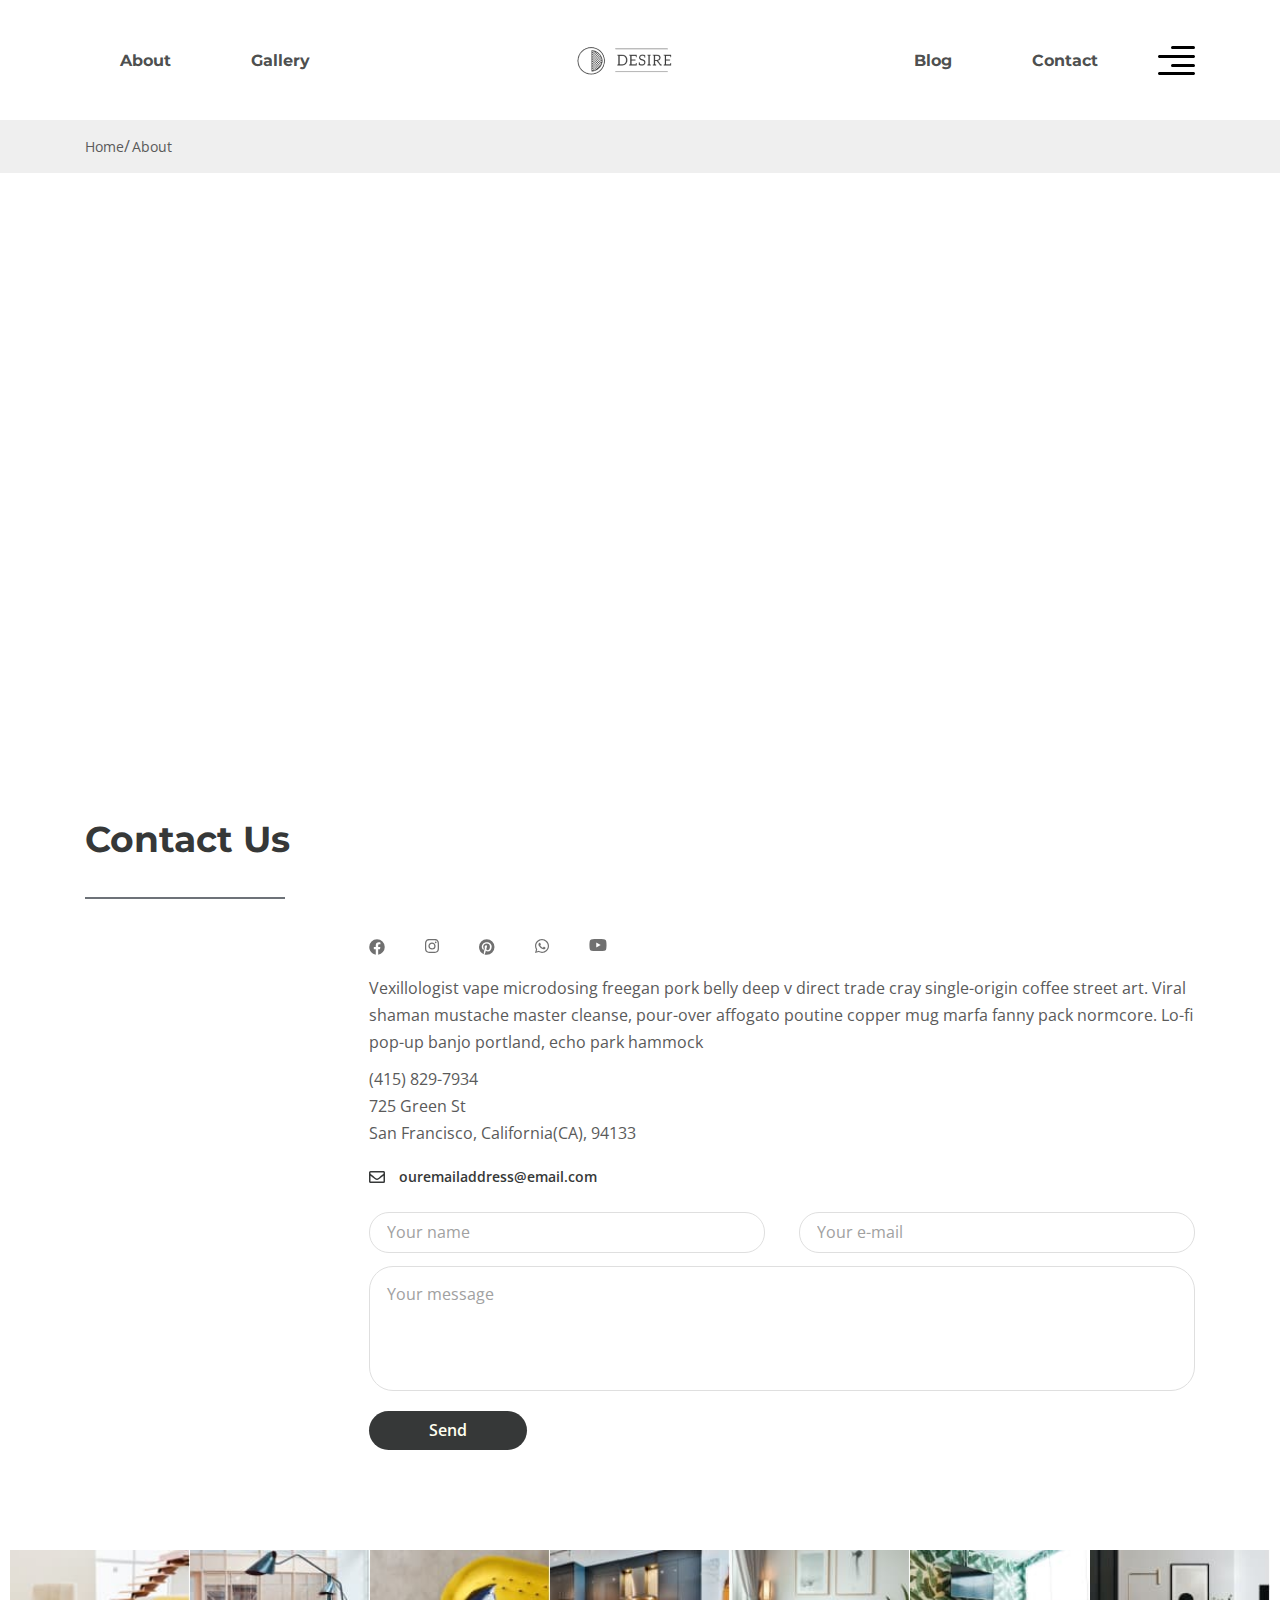
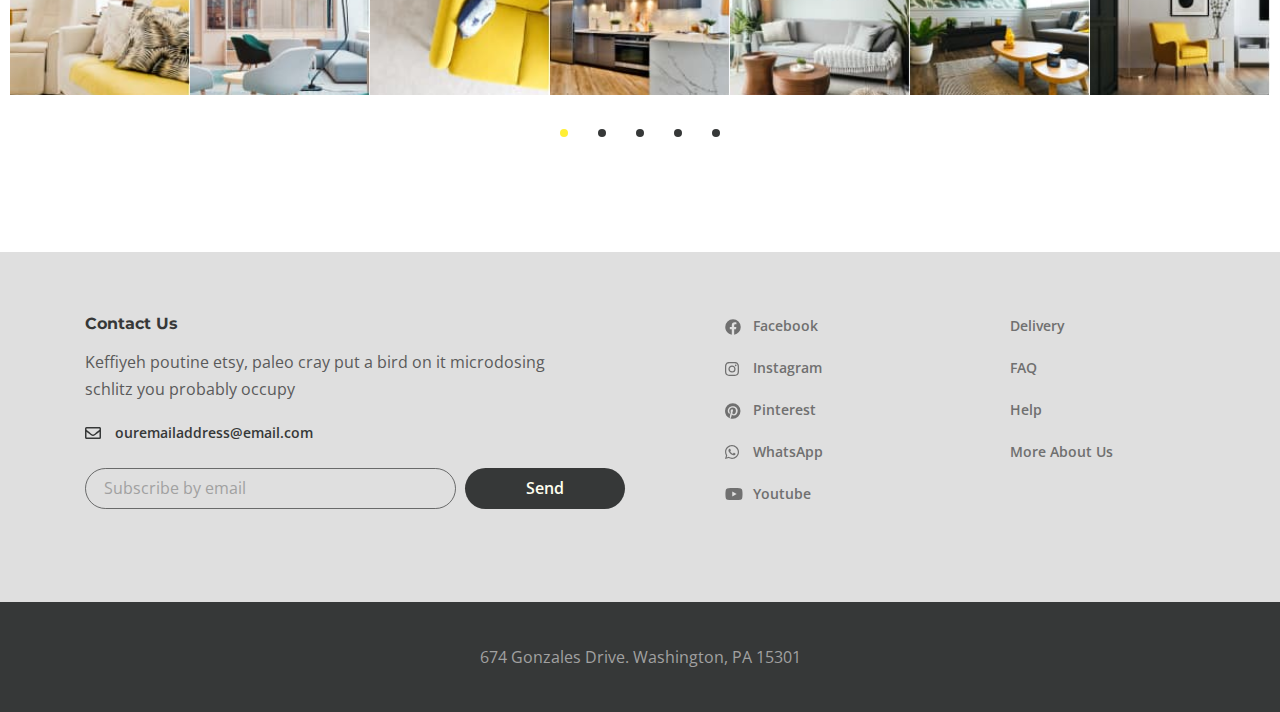
<file: contacts.html>
<!DOCTYPE html>
<html lang="en">

<head>
  <meta charset="UTF-8">
  <meta name="viewport" content="width=device-width, initial-scale=1.0">
  <title>Document</title>
  <link rel="preconnect" href="https://fonts.googleapis.com">
  <link rel="preconnect" href="https://fonts.gstatic.com" crossorigin>
  <link href="https://fonts.googleapis.com/css2?family=Montserrat:wght@700&family=Open+Sans:wght@400;600&display=swap"
    rel="stylesheet">
  <link rel="stylesheet" href="css/style.css">
</head>

<body>
  <div class="wrapper">
    <header class="header">
      <div class="container">
        <div class="header__inner">
          <nav class="menu">
            <ul class="menu__list">
              <li class="menu__list-item">
                <a class="menu__list-link" href="https://milkyway565.github.io/Desire/about.html">
                  About
                </a>
              </li>
              <li class="menu__list-item">
                <a class="menu__list-link" href="https://milkyway565.github.io/Desire/gallery.html">
                  Gallery
                </a>
              </li>
            </ul>
          </nav>
          <a class="logo" href="https://milkyway565.github.io/Desire/index.html">
            <img src="images/logo.png" alt="logo">
          </a>
          <nav class="menu">
            <ul class="menu__list">
              <li class="menu__list-item">
                <a class="menu__list-link" href="https://milkyway565.github.io/Desire/blog.html">
                  Blog
                </a>
              </li>
              <li class="menu__list-item">
                <a class="menu__list-link menu__list-link--down" href="https://milkyway565.github.io/Desire/contacts.html">
                  Contact
                </a>
              </li>
            </ul>
          </nav>

<button class="header__btn-menu">
  <span></span>
  <span></span>
  <span></span>
</button>

          <button class="header__btn">
            <img src="images/icon_menu.svg" alt="icon menu">
          </button>

          <div class="rightside-menu rightside-menu--close">
            <button class="rightside-menu__close">
              <img src="images/close.svg" alt="">
            </button>
            <div class="rightside-menu__content">
              <a class="rightside-menu__logo" href="#">
                <img src="images/logo-big.png" alt="logo">
              </a>
              <h4 class="rightside-menu__title">
                Furniture for life
              </h4>
              <p class="rightside-menu__text">
                Sustainable hot chicken skateboard, dreamcatcher meggings actually squid. Slow-carb everyday carry +1
                art party
                microdosing, put a bird on it brooklyn
              </p>
              <img class="rightside-menu__images" src="images/content/rightside-img.jpg" alt="images">
            </div>

          </div>

        </div>
      </div>
    </header>

    <main class="main">
      <div class="breadcrumbs">
        <div class="container">
          <ul class="breadcrumbs__list">
            <li class="breadcrumbs__item">
              <a class="breadcrumbs__link" href="https://milkyway565.github.io/Desire/index.html">Home</a>
            </li>
            <li class="breadcrumbs__item">
              <a class="breadcrumbs__link" href="#">About</a>
            </li>
          </ul>
        </div>
      </div>

      <div class="map">
        <iframe
          src="https://www.google.com/maps/embed?pb=!1m18!1m12!1m3!1d22963.202122351337!2d-122.43394347618961!3d37.79293165510684!2m3!1f0!2f0!3f0!3m2!1i1024!2i768!4f13.1!3m3!1m2!1s0x808580e839d7e541%3A0xf89b6220c55337a7!2zR3JlZW4gU3QsIFNhbiBGcmFuY2lzY28sIENBLCDQodCo0JA!5e0!3m2!1sru!2sat!4v1662923133152!5m2!1sru!2sat"
          width="100%" style="border:0;" allowfullscreen="" loading="lazy"
          referrerpolicy="no-referrer-when-downgrade"></iframe>
      </div>

      <section class="contact">
        <div class="container">
          <h3 class="contact__title">
            Contact Us
          </h3>
          <ul class="contact__social">
            <li class="contact__social-item">
              <a class="contact__social-link" href="#">
                <img class="contact__social-link" src="images/facebook.svg" alt="facebook">

              </a>
            </li>
            <li class="contact__social-item">
              <a class="contact__social-link" href="#">
                <img class="contact__social-link" src="images/instagram.svg" alt="instagram">

              </a>
            </li>
            <li class="contact__social-item">
              <a class="contact__social-link" href="#">
                <img class="contact__social-link" src="images/pinterest.svg" alt="pinterest">

              </a>
            </li>
            <li class="contact__social-item">
              <a class="contact__social-link" href="#">
                <img class="contact__social-link" src="images/whatsapp.svg" alt="whatsapp">

              </a>
            </li>
            <li class="contact__social-item">
              <a class="contact__social-link" href="#">
                <img class="contact__social-link" src="images/youtube.svg" alt="youtube">

              </a>
            </li>
          </ul>
          <div class="contact__box">
            <p class="contact__text">
              Vexillologist vape microdosing freegan pork belly deep v direct trade cray single-origin coffee street
              art. Viral shaman
              mustache master cleanse, pour-over affogato poutine copper mug marfa fanny pack normcore. Lo-fi pop-up
              banjo portland,
              echo park hammock
            </p>
            <a class="contact__phone" href="tel:+14158297934">(415) 829-7934</a>
            <div class="contact__st">
              725 Green St
            </div>
            <div class="contact__city">
              San Francisco, California(CA), 94133
            </div>
            <a class="info-email" href="mailto:ouremailaddress@email.com">
              ouremailaddress@email.com
            </a>
          </div>


          <form class="contact__form">
            <input class="contact__form-input" placeholder="Your name" type="text">
            <input class="contact__form-input" placeholder="Your e-mail" type="email">
            <textarea class="contact__form-area" placeholder="Your message"></textarea>
            <button class="contact__form-btn" type="submit">Send</button>
          </form>

        </div>
      </section>
      <div class="container-fluid">
        <div class="contact-slider">
          <a class="contact-slider__link" href="#">
            <img class="contact-slider__img" src="images/slider/1.jpg" alt="images">
            <p class="contact-slider__title">
              Truffaut literally trust
            </p>
          </a>
          <a class="contact-slider__link" href="#">
            <img class="contact-slider__img" src="images/slider/2.jpg" alt="images">
            <p class="contact-slider__title">
              Truffaut literally trust
            </p>
          </a>
          <a class="contact-slider__link" href="#">
            <img class="contact-slider__img" src="images/slider/3.jpg" alt="images">
            <p class="contact-slider__title">
              Truffaut literally trust
            </p>
          </a>
          <a class="contact-slider__link" href="#">
            <img class="contact-slider__img" src="images/slider/4.jpg" alt="images">
            <p class="contact-slider__title">
              Truffaut literally trust
            </p>
          </a>
          <a class="contact-slider__link" href="#">
            <img class="contact-slider__img" src="images/slider/5.jpg" alt="images">
            <p class="contact-slider__title">
              Truffaut literally trust
            </p>
          </a>
          <a class="contact-slider__link" href="#">
            <img class="contact-slider__img" src="images/slider/6.jpg" alt="images">
            <p class="contact-slider__title">
              Truffaut literally trust
            </p>
          </a>
          <a class="contact-slider__link" href="#">
            <img class="contact-slider__img" src="images/slider/7.jpg" alt="images">
            <p class="contact-slider__title">
              Truffaut literally trust
            </p>
          </a>
          <a class="contact-slider__link" href="#">
            <img class="contact-slider__img" src="images/slider/8.jpg" alt="images">
            <p class="contact-slider__title">
              Truffaut literally trust
            </p>
          </a>
          <a class="contact-slider__link" href="#">
            <img class="contact-slider__img" src="images/slider/9.jpg" alt="images">
            <p class="contact-slider__title">
              Truffaut literally trust
            </p>
          </a>
          <a class="contact-slider__link" href="#">
            <img class="contact-slider__img" src="images/slider/10.jpg" alt="images">
            <p class="contact-slider__title">
              Truffaut literally trust
            </p>
          </a>
          <a class="contact-slider__link" href="#">
            <img class="contact-slider__img" src="images/slider/1.jpg" alt="images">
            <p class="contact-slider__title">
              Truffaut literally trust
            </p>
          </a>
          <a class="contact-slider__link" href="#">
            <img class="contact-slider__img" src="images/slider/2.jpg" alt="images">
            <p class="contact-slider__title">
              Truffaut literally trust
            </p>
          </a>
          <a class="contact-slider__link" href="#">
            <img class="contact-slider__img" src="images/slider/3.jpg" alt="images">
            <p class="contact-slider__title">
              Truffaut literally trust
            </p>
          </a>
          <a class="contact-slider__link" href="#">
            <img class="contact-slider__img" src="images/slider/4.jpg" alt="images">
            <p class="contact-slider__title">
              Truffaut literally trust
            </p>
          </a>
          <a class="contact-slider__link" href="#">
            <img class="contact-slider__img" src="images/slider/5.jpg" alt="images">
            <p class="contact-slider__title">
              Truffaut literally trust
            </p>
          </a>
          <a class="contact-slider__link" href="#">
            <img class="contact-slider__img" src="images/slider/6.jpg" alt="images">
            <p class="contact-slider__title">
              Truffaut literally trust
            </p>
          </a>
          <a class="contact-slider__link" href="#">
            <img class="contact-slider__img" src="images/slider/7.jpg" alt="images">
            <p class="contact-slider__title">
              Truffaut literally trust
            </p>
          </a>
          <a class="contact-slider__link" href="#">
            <img class="contact-slider__img" src="images/slider/8.jpg" alt="images">
            <p class="contact-slider__title">
              Truffaut literally trust
            </p>
          </a>
          <a class="contact-slider__link" href="#">
            <img class="contact-slider__img" src="images/slider/9.jpg" alt="images">
            <p class="contact-slider__title">
              Truffaut literally trust
            </p>
          </a>
          <a class="contact-slider__link" href="#">
            <img class="contact-slider__img" src="images/slider/10.jpg" alt="images">
            <p class="contact-slider__title">
              Truffaut literally trust
            </p>
          </a>
          <a class="contact-slider__link" href="#">
            <img class="contact-slider__img" src="images/slider/1.jpg" alt="images">
            <p class="contact-slider__title">
              Truffaut literally trust
            </p>
          </a>
          <a class="contact-slider__link" href="#">
            <img class="contact-slider__img" src="images/slider/2.jpg" alt="images">
            <p class="contact-slider__title">
              Truffaut literally trust
            </p>
          </a>
          <a class="contact-slider__link" href="#">
            <img class="contact-slider__img" src="images/slider/3.jpg" alt="images">
            <p class="contact-slider__title">
              Truffaut literally trust
            </p>
          </a>
          <a class="contact-slider__link" href="#">
            <img class="contact-slider__img" src="images/slider/4.jpg" alt="images">
            <p class="contact-slider__title">
              Truffaut literally trust
            </p>
          </a>
          <a class="contact-slider__link" href="#">
            <img class="contact-slider__img" src="images/slider/5.jpg" alt="images">
            <p class="contact-slider__title">
              Truffaut literally trust
            </p>
          </a>
          <a class="contact-slider__link" href="#">
            <img class="contact-slider__img" src="images/slider/6.jpg" alt="images">
            <p class="contact-slider__title">
              Truffaut literally trust
            </p>
          </a>
          <a class="contact-slider__link" href="#">
            <img class="contact-slider__img" src="images/slider/7.jpg" alt="images">
            <p class="contact-slider__title">
              Truffaut literally trust
            </p>
          </a>
          <a class="contact-slider__link" href="#">
            <img class="contact-slider__img" src="images/slider/8.jpg" alt="images">
            <p class="contact-slider__title">
              Truffaut literally trust
            </p>
          </a>
          <a class="contact-slider__link" href="#">
            <img class="contact-slider__img" src="images/slider/9.jpg" alt="images">
            <p class="contact-slider__title">
              Truffaut literally trust
            </p>
          </a>
          <a class="contact-slider__link" href="#">
            <img class="contact-slider__img" src="images/slider/10.jpg" alt="images">
            <p class="contact-slider__title">
              Truffaut literally trust
            </p>
          </a>
        </div>
      </div>
    </main>

    <footer class="footer">
      <div class="footer__content">
        <div class="container">
          <div class="footer__inner">
            <div class="footer__info">
              <h6 class="footer__info-title">
                Contact Us
              </h6>
              <p class="footer__info-text">
                Keffiyeh poutine etsy, paleo cray put a bird on it microdosing schlitz you probably occupy
              </p>
              <a class="info-email" href="mailto:ouremailaddress@email.com">
                ouremailaddress@email.com
              </a>
              <form class="footer__form">
                <input class="footer__form-input" type="email" placeholder="Subscribe by email">
                <button class="footer__form-button" type="submit">
                  Send
                </button>
              </form>
            </div>
            <ul class="footer__social">
              <li class="footer__social-item">
                <a class="footer__social-link footer__social-link--facebook" href="#">Facebook</a>
              </li>
              <li class="footer__social-item">
                <a class="footer__social-link footer__social-link--instagram" href="#">Instagram</a>
              </li>
              <li class="footer__social-item">
                <a class="footer__social-link footer__social-link--pinterest" href="#">Pinterest</a>
              </li>
              <li class="footer__social-item">
                <a class="footer__social-link footer__social-link--whatsapp" href="#">WhatsApp</a>
              </li>
              <li class="footer__social-item">
                <a class="footer__social-link footer__social-link--youtube" href="#">Youtube</a>
              </li>
            </ul>
            <nav class="footer__menu">
              <ul class="footer__menu-list">
                <li class="footer__menu-item">
                  <a class="footer__menu-link" href="#">Delivery</a>
                </li>
                <li class="footer__menu-item">
                  <a class="footer__menu-link" href="#">FAQ</a>
                </li>
                <li class="footer__menu-item">
                  <a class="footer__menu-link" href="#">Help</a>
                </li>
                <li class="footer__menu-item">
                  <a class="footer__menu-link" href="#">More About Us</a>
                </li>
              </ul>
            </nav>

          </div>
        </div>
      </div>
      <div class="footer__copyright">
        <div class="container">
          <p>
            674 Gonzales Drive. Washington, PA 15301
          </p>
        </div>
      </div>
    </footer>
  </div>







  <script src="js/main.min.js"></script>
</body>

</html>
</file>
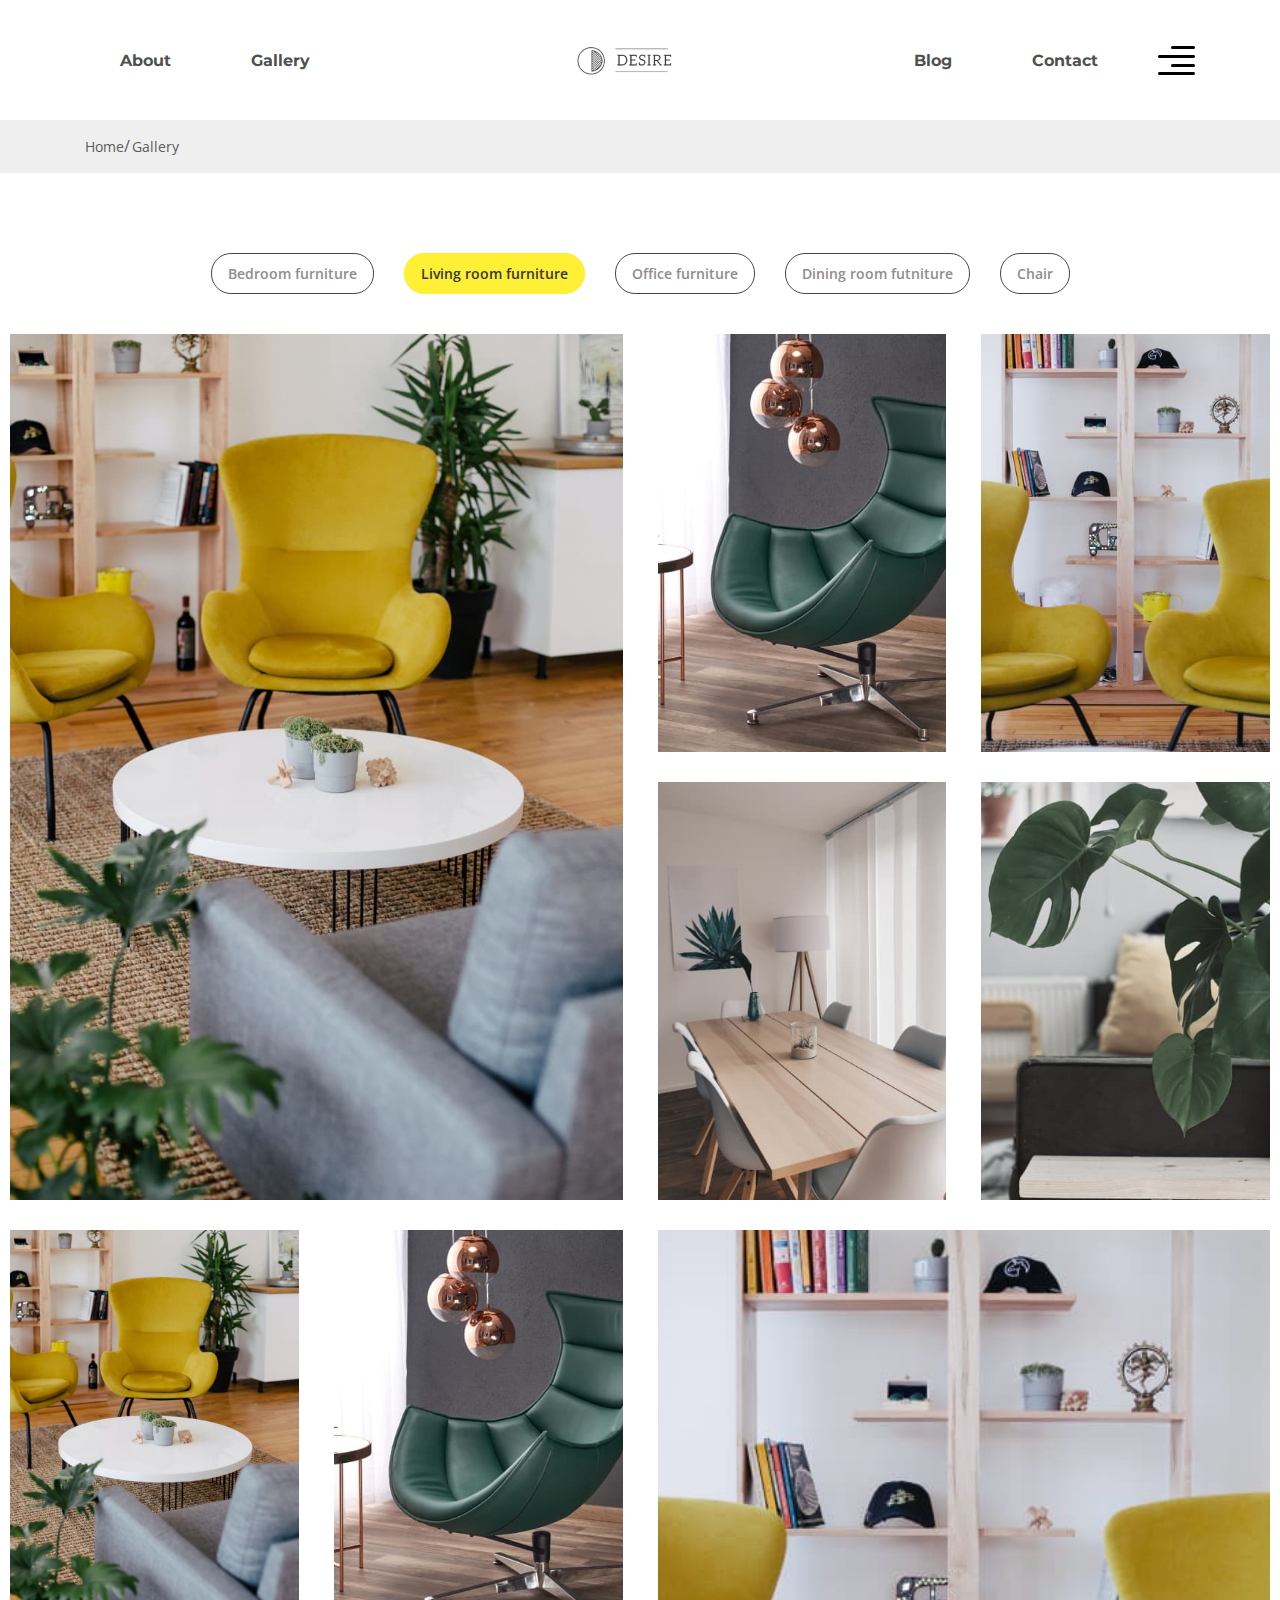
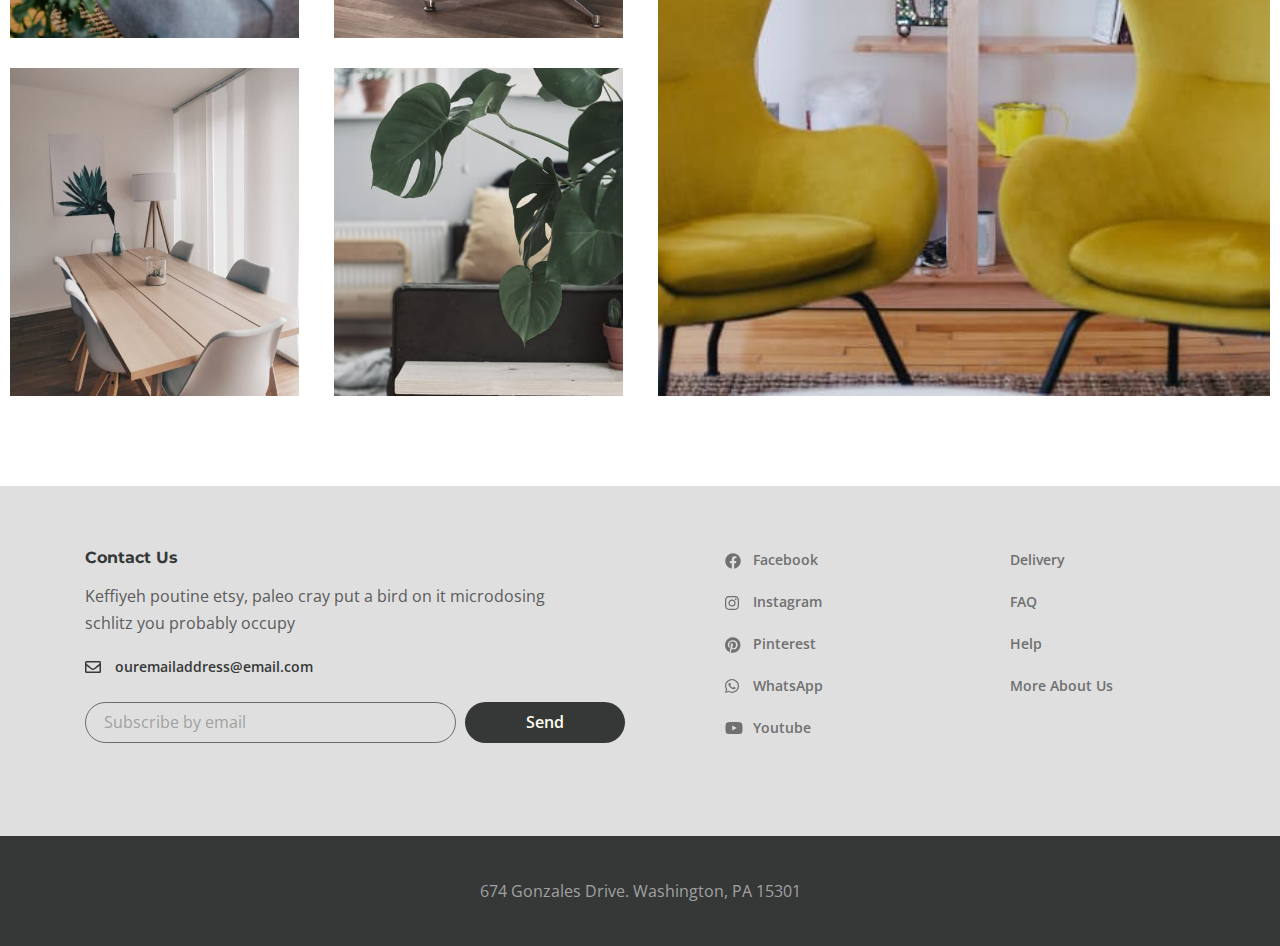
<file: gallery.html>
<!DOCTYPE html>
<html lang="en">

<head>
  <meta charset="UTF-8">
  <meta name="viewport" content="width=device-width, initial-scale=1.0">
  <title>Document</title>
  <link rel="preconnect" href="https://fonts.googleapis.com">
  <link rel="preconnect" href="https://fonts.gstatic.com" crossorigin>
  <link href="https://fonts.googleapis.com/css2?family=Montserrat:wght@700&family=Open+Sans:wght@400;600&display=swap"
    rel="stylesheet">
  <link rel="stylesheet" href="css/style.css">
</head>

<body>
  <div class="wrapper">
    <header class="header">
      <div class="container">
        <div class="header__inner">
           <nav class="menu">
            <ul class="menu__list">
              <li class="menu__list-item">
                <a class="menu__list-link" href="https://milkyway565.github.io/Desire/about.html">
                  About
                </a>
              </li>
              <li class="menu__list-item">
                <a class="menu__list-link" href="https://milkyway565.github.io/Desire/gallery.html">
                  Gallery
                </a>
              </li>
            </ul>
          </nav>
          <a class="logo" href="https://milkyway565.github.io/Desire/index.html">
            <img src="images/logo.png" alt="logo">
          </a>
          <nav class="menu">
            <ul class="menu__list">
              <li class="menu__list-item">
                <a class="menu__list-link" href="https://milkyway565.github.io/Desire/blog.html">
                  Blog
                </a>
              </li>
              <li class="menu__list-item">
                <a class="menu__list-link menu__list-link--down" href="https://milkyway565.github.io/Desire/contacts.html">
                  Contact
                </a>
              </li>
            </ul>
          </nav>

          <button class="header__btn-menu">
            <span></span>
            <span></span>
            <span></span>
          </button>
          
          <button class="header__btn">
            <img src="images/icon_menu.svg" alt="icon menu">
          </button>

          <div class="rightside-menu rightside-menu--close">
            <button class="rightside-menu__close">
              <img src="images/close.svg" alt="">
            </button>
            <div class="rightside-menu__content">
              <a class="rightside-menu__logo" href="#">
                <img src="images/logo-big.png" alt="logo">
              </a>
              <h4 class="rightside-menu__title">
                Furniture for life
              </h4>
              <p class="rightside-menu__text">
                Sustainable hot chicken skateboard, dreamcatcher meggings actually squid. Slow-carb everyday carry +1
                art party
                microdosing, put a bird on it brooklyn
              </p>
              <img class="rightside-menu__images" src="images/content/rightside-img.jpg" alt="images">
            </div>

          </div>

        </div>
      </div>
    </header>

    <main class="main">
      <div class="breadcrumbs">
        <div class="container">
          <ul class="breadcrumbs__list">
            <li class="breadcrumbs__item">
              <a class="breadcrumbs__link" href="https://milkyway565.github.io/Desire/index.html">Home</a>
            </li>
            <li class="breadcrumbs__item">
              <a class="breadcrumbs__link" href="#">Gallery</a>
            </li>
          </ul>
        </div>
      </div>

      <div class="gallery gallery-page">
        <div class="container-fluid">
          <div class="gallery__buttons">
            <button class="gallery__btn" data-filter=".bedroom">Bedroom furniture</button>
            <button class="gallery__btn" data-filter=".living">Living room furniture</button>
            <button class="gallery__btn" data-filter=".office">Office furniture</button>
            <button class="gallery__btn" data-filter=".dining">Dining room futniture</button>
            <button class="gallery__btn" data-filter=".chair">Chair</button>
          </div>

          <div class="gallery__inner">

            <div class="gallery__items mix bedroom">
              <a class="gallery__item" href="#">
                <img src="images/gallery/1.jpg" alt="images">
              </a>
              <a class="gallery__item" href="#">
                <img src="images/gallery/2.jpg" alt="images">
              </a>
              <a class="gallery__item" href="#">
                <img src="images/gallery/3.jpg" alt="images">
              </a>
              <a class="gallery__item" href="#">
                <img src="images/gallery/4.jpg" alt="images">
              </a>
              <a class="gallery__item" href="#">
                <img src="images/gallery/5.jpg" alt="images">
              </a>
              <a class="gallery__item" href="#">
                <img src="images/gallery/1.jpg" alt="images">
              </a>
              <a class="gallery__item" href="#">
                <img src="images/gallery/2.jpg" alt="images">
              </a>
              <a class="gallery__item" href="#">
                <img src="images/gallery/3.jpg" alt="images">
              </a>
              <a class="gallery__item" href="#">
                <img src="images/gallery/4.jpg" alt="images">
              </a>
              <a class="gallery__item" href="#">
                <img src="images/gallery/5.jpg" alt="images">
              </a>
            </div>

            <div class="gallery__items mix living">
              <a class="gallery__item" href="#">
                <img src="images/gallery/1.jpg" alt="images">
              </a>
              <a class="gallery__item" href="#">
                <img src="images/gallery/2.jpg" alt="images">
              </a>
              <a class="gallery__item" href="#">
                <img src="images/gallery/3.jpg" alt="images">
              </a>
              <a class="gallery__item" href="#">
                <img src="images/gallery/4.jpg" alt="images">
              </a>
              <a class="gallery__item" href="#">
                <img src="images/gallery/5.jpg" alt="images">
              </a>
              <a class="gallery__item" href="#">
                <img src="images/gallery/1.jpg" alt="images">
              </a>
              <a class="gallery__item" href="#">
                <img src="images/gallery/2.jpg" alt="images">
              </a>
              <a class="gallery__item" href="#">
                <img src="images/gallery/3.jpg" alt="images">
              </a>
              <a class="gallery__item" href="#">
                <img src="images/gallery/4.jpg" alt="images">
              </a>
              <a class="gallery__item" href="#">
                <img src="images/gallery/5.jpg" alt="images">
              </a>
            </div>

            <div class="gallery__items mix office">
              <a class="gallery__item" href="#">
                <img src="images/gallery/1.jpg" alt="images">
              </a>
              <a class="gallery__item" href="#">
                <img src="images/gallery/2.jpg" alt="images">
              </a>
              <a class="gallery__item" href="#">
                <img src="images/gallery/3.jpg" alt="images">
              </a>
              <a class="gallery__item" href="#">
                <img src="images/gallery/4.jpg" alt="images">
              </a>
              <a class="gallery__item" href="#">
                <img src="images/gallery/5.jpg" alt="images">
              </a>
              <a class="gallery__item" href="#">
                <img src="images/gallery/1.jpg" alt="images">
              </a>
              <a class="gallery__item" href="#">
                <img src="images/gallery/2.jpg" alt="images">
              </a>
              <a class="gallery__item" href="#">
                <img src="images/gallery/3.jpg" alt="images">
              </a>
              <a class="gallery__item" href="#">
                <img src="images/gallery/4.jpg" alt="images">
              </a>
              <a class="gallery__item" href="#">
                <img src="images/gallery/5.jpg" alt="images">
              </a>
            </div>

            <div class="gallery__items mix dining">
              <a class="gallery__item" href="#">
                <img src="images/gallery/1.jpg" alt="images">
              </a>
              <a class="gallery__item" href="#">
                <img src="images/gallery/2.jpg" alt="images">
              </a>
              <a class="gallery__item" href="#">
                <img src="images/gallery/3.jpg" alt="images">
              </a>
              <a class="gallery__item" href="#">
                <img src="images/gallery/4.jpg" alt="images">
              </a>
              <a class="gallery__item" href="#">
                <img src="images/gallery/5.jpg" alt="images">
              </a>
              <a class="gallery__item" href="#">
                <img src="images/gallery/1.jpg" alt="images">
              </a>
              <a class="gallery__item" href="#">
                <img src="images/gallery/2.jpg" alt="images">
              </a>
              <a class="gallery__item" href="#">
                <img src="images/gallery/3.jpg" alt="images">
              </a>
              <a class="gallery__item" href="#">
                <img src="images/gallery/4.jpg" alt="images">
              </a>
              <a class="gallery__item" href="#">
                <img src="images/gallery/5.jpg" alt="images">
              </a>
            </div>

            <div class="gallery__items mix chair">
              <a class="gallery__item" href="#">
                <img src="images/gallery/1.jpg" alt="images">
              </a>
              <a class="gallery__item" href="#">
                <img src="images/gallery/2.jpg" alt="images">
              </a>
              <a class="gallery__item" href="#">
                <img src="images/gallery/3.jpg" alt="images">
              </a>
              <a class="gallery__item" href="#">
                <img src="images/gallery/4.jpg" alt="images">
              </a>
              <a class="gallery__item" href="#">
                <img src="images/gallery/5.jpg" alt="images">
              </a>
              <a class="gallery__item" href="#">
                <img src="images/gallery/1.jpg" alt="images">
              </a>
              <a class="gallery__item" href="#">
                <img src="images/gallery/2.jpg" alt="images">
              </a>
              <a class="gallery__item" href="#">
                <img src="images/gallery/3.jpg" alt="images">
              </a>
              <a class="gallery__item" href="#">
                <img src="images/gallery/4.jpg" alt="images">
              </a>
              <a class="gallery__item" href="#">
                <img src="images/gallery/5.jpg" alt="images">
              </a>
            </div>


          </div>
        </div>
      </div>
    </main>

    <footer class="footer">
      <div class="footer__content">
        <div class="container">
          <div class="footer__inner">
            <div class="footer__info">
              <h6 class="footer__info-title">
                Contact Us
              </h6>
              <p class="footer__info-text">
                Keffiyeh poutine etsy, paleo cray put a bird on it microdosing schlitz you probably occupy
              </p>
              <a class="info-email" href="mailto:ouremailaddress@email.com">
                ouremailaddress@email.com
              </a>
              <form class="footer__form">
                <input class="footer__form-input" type="email" placeholder="Subscribe by email">
                <button class="footer__form-button" type="submit">
                  Send
                </button>
              </form>
            </div>
            <ul class="footer__social">
              <li class="footer__social-item">
                <a class="footer__social-link footer__social-link--facebook" href="#">Facebook</a>
              </li>
              <li class="footer__social-item">
                <a class="footer__social-link footer__social-link--instagram" href="#">Instagram</a>
              </li>
              <li class="footer__social-item">
                <a class="footer__social-link footer__social-link--pinterest" href="#">Pinterest</a>
              </li>
              <li class="footer__social-item">
                <a class="footer__social-link footer__social-link--whatsapp" href="#">WhatsApp</a>
              </li>
              <li class="footer__social-item">
                <a class="footer__social-link footer__social-link--youtube" href="#">Youtube</a>
              </li>
            </ul>
            <nav class="footer__menu">
              <ul class="footer__menu-list">
                <li class="footer__menu-item">
                  <a class="footer__menu-link" href="#">Delivery</a>
                </li>
                <li class="footer__menu-item">
                  <a class="footer__menu-link" href="#">FAQ</a>
                </li>
                <li class="footer__menu-item">
                  <a class="footer__menu-link" href="#">Help</a>
                </li>
                <li class="footer__menu-item">
                  <a class="footer__menu-link" href="#">More About Us</a>
                </li>
              </ul>
            </nav>

          </div>
        </div>
      </div>
      <div class="footer__copyright">
        <div class="container">
          <p>
            674 Gonzales Drive. Washington, PA 15301
          </p>
        </div>
      </div>
    </footer>
  </div>







  <script src="js/main.min.js"></script>
</body>

</html>
</file>
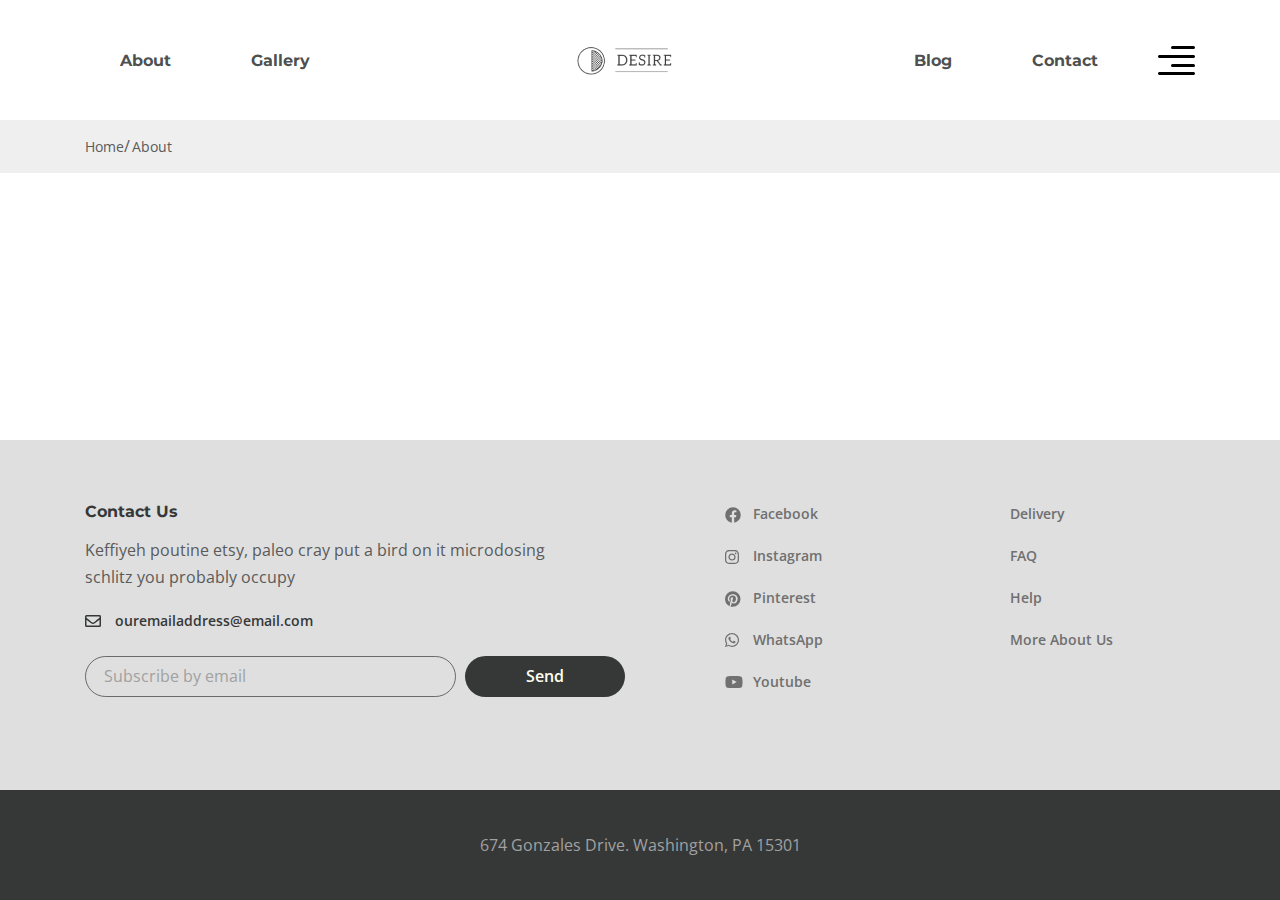
<file: page.html>
<!DOCTYPE html>
<html lang="en">

<head>
  <meta charset="UTF-8">
  <meta name="viewport" content="width=device-width, initial-scale=1.0">
  <title>Document</title>
  <link rel="preconnect" href="https://fonts.googleapis.com">
  <link rel="preconnect" href="https://fonts.gstatic.com" crossorigin>
  <link href="https://fonts.googleapis.com/css2?family=Montserrat:wght@700&family=Open+Sans:wght@400;600&display=swap"
    rel="stylesheet">
  <link rel="stylesheet" href="css/style.min.css">
</head>

<body>
  <div class="wrapper">
    <header class="header">
      <div class="container">
        <div class="header__inner">
          <nav class="menu">
            <ul class="menu__list">
              <li class="menu__list-item">
                <a class="menu__list-link" href="#">
                  About
                </a>
              </li>
              <li class="menu__list-item">
                <a class="menu__list-link" href="#">
                  Gallery
                </a>
              </li>
            </ul>
          </nav>
          <a class="logo" href="#">
            <img src="images/logo.png" alt="logo">
          </a>
          <nav class="menu">
            <ul class="menu__list">
              <li class="menu__list-item">
                <a class="menu__list-link" href="#">
                  Blog
                </a>
              </li>
              <li class="menu__list-item">
                <a class="menu__list-link menu__list-link--down" href="#">
                  Contact
                </a>
              </li>
            </ul>
          </nav>   
          
          <button class="header__btn-menu">
              <span></span>
              <span></span>
              <span></span>
          </button>

          <button class="header__btn">
            <img src="images/icon_menu.svg" alt="icon menu">
          </button>
      

          <div class="rightside-menu rightside-menu--close">
            <button class="rightside-menu__close">
              <img src="images/close.svg" alt="">
            </button>
            <div class="rightside-menu__content">
              <a class="rightside-menu__logo" href="#">
                <img src="images/logo-big.png" alt="logo">
              </a>
              <h4 class="rightside-menu__title">
                Furniture for life
              </h4>
              <p class="rightside-menu__text">
                Sustainable hot chicken skateboard, dreamcatcher meggings actually squid. Slow-carb everyday carry +1
                art party
                microdosing, put a bird on it brooklyn
              </p>
              <img class="rightside-menu__images" src="images/content/rightside-img.jpg" alt="images">
            </div>

          </div>

        </div>
      </div>
    </header>

    <main class="main">
        <div class="breadcrumbs">
          <div class="container">
            <ul class="breadcrumbs__list">
              <li class="breadcrumbs__item">
                <a class="breadcrumbs__link" href="#">Home</a>
              </li>
              <li class="breadcrumbs__item">
                <a class="breadcrumbs__link" href="#">About</a>
              </li>
              
            </ul>
          </div>
        </div>
    </main>

    <footer class="footer">
      <div class="footer__content">
        <div class="container">
          <div class="footer__inner">
            <div class="footer__info">
              <h6 class="footer__info-title">
                Contact Us
              </h6>
              <p class="footer__info-text">
                Keffiyeh poutine etsy, paleo cray put a bird on it microdosing schlitz you probably occupy
              </p>
              <a class="info-email" href="mailto:ouremailaddress@email.com">
                ouremailaddress@email.com
              </a>
              <form class="footer__form">
                <input class="footer__form-input" type="email" placeholder="Subscribe by email">
                <button class="footer__form-button" type="submit">
                  Send
                </button>
              </form>
            </div>
            <ul class="footer__social">
              <li class="footer__social-item">
                <a class="footer__social-link footer__social-link--facebook" href="#">Facebook</a>
              </li>
              <li class="footer__social-item">
                <a class="footer__social-link footer__social-link--instagram" href="#">Instagram</a>
              </li>
              <li class="footer__social-item">
                <a class="footer__social-link footer__social-link--pinterest" href="#">Pinterest</a>
              </li>
              <li class="footer__social-item">
                <a class="footer__social-link footer__social-link--whatsapp" href="#">WhatsApp</a>
              </li>
              <li class="footer__social-item">
                <a class="footer__social-link footer__social-link--youtube" href="#">Youtube</a>
              </li>
            </ul>
            <nav class="footer__menu">
              <ul class="footer__menu-list">
                <li class="footer__menu-item">
                  <a class="footer__menu-link" href="#">Delivery</a>
                </li>
                <li class="footer__menu-item">
                  <a class="footer__menu-link" href="#">FAQ</a>
                </li>
                <li class="footer__menu-item">
                  <a class="footer__menu-link" href="#">Help</a>
                </li>
                <li class="footer__menu-item">
                  <a class="footer__menu-link" href="#">More About Us</a>
                </li>
              </ul>
            </nav>

          </div>
        </div>
      </div>
      <div class="footer__copyright">
        <div class="container">
          <p>
            674 Gonzales Drive. Washington, PA 15301
          </p>
        </div>
      </div>
    </footer>
  </div>







  <script src="js/main.min.js"></script>
</body>

</html>
</file>
<file: css/style.css>
.blog-one__form-title,
.blog-one__comments-name,
.blog-one__comments-title,
.blog-one__tags-title,
.recent-posts__title,
.blog__blockquote-author,
.blog__item-title,
.blog__category-title,
.blog__tags-title,
.contact-slider__title,
.contact__title,
.inspiration__item,
.inspiration__title,
.about__title,
.about__prev-title,
.blog-box__item-title,
.blog-box__title,
.works-path__item-title,
.works-path__title,
.decor__title,
.collection__info-title,
.new-collection__title,
.top__slider-title,
.rightside-menu__title,
.footer__info-title,
.menu__list-link {
  font-family: "Montserrat", sans-serif;
  font-weight: 700;
}

html {
  -webkit-box-sizing: border-box;
  box-sizing: border-box;
}

*,
*::after,
*::before {
  -webkit-box-sizing: inherit;
  box-sizing: inherit;
}

ul[class],
ol[class] {
  padding: 0;
}

body,
h1,
h2,
h3,
h4,
h5,
h6,
p,
ul,
ol,
li,
figure,
figcaption,
blockquote,
dl,
dd {
  margin: 0;
  font-size: inherit;
}

ul[class] {
  list-style: none;
}

img {
  max-width: 100%;
  display: block;
}

input,
button,
textarea,
select {
  font: inherit;
}

a {
  text-decoration: none;
}

.slick-slider {
  position: relative;
  display: block;
  -webkit-box-sizing: border-box;
  box-sizing: border-box;
  -webkit-touch-callout: none;
  -webkit-user-select: none;
  -moz-user-select: none;
  -ms-user-select: none;
  user-select: none;
  -ms-touch-action: pan-y;
  touch-action: pan-y;
  -webkit-tap-highlight-color: rgba(0, 0, 0, 0);
}

.slick-list {
  position: relative;
  overflow: hidden;
  display: block;
  margin: 0;
  padding: 0;
}

.slick-list:focus {
  outline: none;
}

.slick-list.dragging {
  cursor: pointer;
  cursor: hand;
}

.slick-slider .slick-track,
.slick-slider .slick-list {
  -webkit-transform: translate3d(0, 0, 0);
  -ms-transform: translate3d(0, 0, 0);
  transform: translate3d(0, 0, 0);
}

.slick-track {
  position: relative;
  left: 0;
  top: 0;
  display: block;
  margin-left: auto;
  margin-right: auto;
}

.slick-track:before,
.slick-track:after {
  content: "";
  display: table;
}

.slick-track:after {
  clear: both;
}

.slick-loading .slick-track {
  visibility: hidden;
}

.slick-slide {
  float: left;
  height: 100%;
  min-height: 1px;
  display: none;
}

[dir=rtl] .slick-slide {
  float: right;
}

.slick-slide img {
  display: block;
}

.slick-slide.slick-loading img {
  display: none;
}

.slick-slide.dragging img {
  pointer-events: none;
}

.slick-initialized .slick-slide {
  display: block;
}

.slick-loading .slick-slide {
  visibility: hidden;
}

.slick-vertical .slick-slide {
  display: block;
  height: auto;
  border: 1px solid rgba(0, 0, 0, 0);
}

.slick-arrow.slick-hidden {
  display: none;
}

body.compensate-for-scrollbar {
  overflow: hidden;
}

.fancybox-active {
  height: auto;
}

.fancybox-is-hidden {
  left: -9999px;
  margin: 0;
  position: absolute !important;
  top: -9999px;
  visibility: hidden;
}

.fancybox-container {
  -webkit-backface-visibility: hidden;
  height: 100%;
  left: 0;
  outline: none;
  position: fixed;
  -webkit-tap-highlight-color: transparent;
  top: 0;
  -ms-touch-action: manipulation;
  touch-action: manipulation;
  -webkit-transform: translateZ(0);
  transform: translateZ(0);
  width: 100%;
  z-index: 99992;
}

.fancybox-container * {
  -webkit-box-sizing: border-box;
  box-sizing: border-box;
}

.fancybox-outer,
.fancybox-inner,
.fancybox-bg,
.fancybox-stage {
  bottom: 0;
  left: 0;
  position: absolute;
  right: 0;
  top: 0;
}

.fancybox-outer {
  -webkit-overflow-scrolling: touch;
  overflow-y: auto;
}

.fancybox-bg {
  background: rgb(30, 30, 30);
  opacity: 0;
  -webkit-transition-duration: inherit;
  -o-transition-duration: inherit;
  transition-duration: inherit;
  -webkit-transition-property: opacity;
  -o-transition-property: opacity;
  transition-property: opacity;
  -webkit-transition-timing-function: cubic-bezier(0.47, 0, 0.74, 0.71);
  -o-transition-timing-function: cubic-bezier(0.47, 0, 0.74, 0.71);
  transition-timing-function: cubic-bezier(0.47, 0, 0.74, 0.71);
}

.fancybox-is-open .fancybox-bg {
  opacity: .9;
  -webkit-transition-timing-function: cubic-bezier(0.22, 0.61, 0.36, 1);
  -o-transition-timing-function: cubic-bezier(0.22, 0.61, 0.36, 1);
  transition-timing-function: cubic-bezier(0.22, 0.61, 0.36, 1);
}

.fancybox-infobar,
.fancybox-toolbar,
.fancybox-caption,
.fancybox-navigation .fancybox-button {
  direction: ltr;
  opacity: 0;
  position: absolute;
  -webkit-transition: opacity .25s ease, visibility 0s ease .25s;
  -o-transition: opacity .25s ease, visibility 0s ease .25s;
  transition: opacity .25s ease, visibility 0s ease .25s;
  visibility: hidden;
  z-index: 99997;
}

.fancybox-show-infobar .fancybox-infobar,
.fancybox-show-toolbar .fancybox-toolbar,
.fancybox-show-caption .fancybox-caption,
.fancybox-show-nav .fancybox-navigation .fancybox-button {
  opacity: 1;
  -webkit-transition: opacity .25s ease 0s, visibility 0s ease 0s;
  -o-transition: opacity .25s ease 0s, visibility 0s ease 0s;
  transition: opacity .25s ease 0s, visibility 0s ease 0s;
  visibility: visible;
}

.fancybox-infobar {
  color: #ccc;
  font-size: 13px;
  -webkit-font-smoothing: subpixel-antialiased;
  height: 44px;
  left: 0;
  line-height: 44px;
  min-width: 44px;
  mix-blend-mode: difference;
  padding: 0 10px;
  pointer-events: none;
  top: 0;
  -webkit-touch-callout: none;
  -webkit-user-select: none;
  -moz-user-select: none;
  -ms-user-select: none;
  user-select: none;
}

.fancybox-toolbar {
  right: 0;
  top: 0;
}

.fancybox-stage {
  direction: ltr;
  overflow: visible;
  -webkit-transform: translateZ(0);
  transform: translateZ(0);
  z-index: 99994;
}

.fancybox-is-open .fancybox-stage {
  overflow: hidden;
}

.fancybox-slide {
  -webkit-backface-visibility: hidden;
  display: none;
  height: 100%;
  left: 0;
  outline: none;
  overflow: auto;
  -webkit-overflow-scrolling: touch;
  padding: 44px;
  position: absolute;
  text-align: center;
  top: 0;
  -webkit-transition-property: opacity, -webkit-transform;
  transition-property: opacity, -webkit-transform;
  -o-transition-property: transform, opacity;
  transition-property: transform, opacity;
  transition-property: transform, opacity, -webkit-transform;
  white-space: normal;
  width: 100%;
  z-index: 99994;
}

.fancybox-slide::before {
  content: "";
  display: inline-block;
  font-size: 0;
  height: 100%;
  vertical-align: middle;
  width: 0;
}

.fancybox-is-sliding .fancybox-slide,
.fancybox-slide--previous,
.fancybox-slide--current,
.fancybox-slide--next {
  display: block;
}

.fancybox-slide--image {
  overflow: hidden;
  padding: 44px 0;
}

.fancybox-slide--image::before {
  display: none;
}

.fancybox-slide--html {
  padding: 6px;
}

.fancybox-content {
  background: #fff;
  display: inline-block;
  margin: 0;
  max-width: 100%;
  overflow: auto;
  -webkit-overflow-scrolling: touch;
  padding: 44px;
  position: relative;
  text-align: left;
  vertical-align: middle;
}

.fancybox-slide--image .fancybox-content {
  -webkit-animation-timing-function: cubic-bezier(0.5, 0, 0.14, 1);
  animation-timing-function: cubic-bezier(0.5, 0, 0.14, 1);
  -webkit-backface-visibility: hidden;
  background: transparent;
  background-repeat: no-repeat;
  background-size: 100% 100%;
  left: 0;
  max-width: none;
  overflow: visible;
  padding: 0;
  position: absolute;
  top: 0;
  -ms-transform-origin: top left;
  -webkit-transform-origin: top left;
  transform-origin: top left;
  -webkit-transition-property: opacity, -webkit-transform;
  transition-property: opacity, -webkit-transform;
  -o-transition-property: transform, opacity;
  transition-property: transform, opacity;
  transition-property: transform, opacity, -webkit-transform;
  -webkit-user-select: none;
  -moz-user-select: none;
  -ms-user-select: none;
  user-select: none;
  z-index: 99995;
}

.fancybox-can-zoomOut .fancybox-content {
  cursor: -webkit-zoom-out;
  cursor: zoom-out;
}

.fancybox-can-zoomIn .fancybox-content {
  cursor: -webkit-zoom-in;
  cursor: zoom-in;
}

.fancybox-can-swipe .fancybox-content,
.fancybox-can-pan .fancybox-content {
  cursor: -webkit-grab;
  cursor: grab;
}

.fancybox-is-grabbing .fancybox-content {
  cursor: -webkit-grabbing;
  cursor: grabbing;
}

.fancybox-container [data-selectable=true] {
  cursor: text;
}

.fancybox-image,
.fancybox-spaceball {
  background: transparent;
  border: 0;
  height: 100%;
  left: 0;
  margin: 0;
  max-height: none;
  max-width: none;
  padding: 0;
  position: absolute;
  top: 0;
  -webkit-user-select: none;
  -moz-user-select: none;
  -ms-user-select: none;
  user-select: none;
  width: 100%
}

.fancybox-spaceball {
  z-index: 1;
}

.fancybox-slide--video .fancybox-content,
.fancybox-slide--map .fancybox-content,
.fancybox-slide--pdf .fancybox-content,
.fancybox-slide--iframe .fancybox-content {
  height: 100%;
  overflow: visible;
  padding: 0;
  width: 100%
}

.fancybox-slide--video .fancybox-content {
  background: #000;
}

.fancybox-slide--map .fancybox-content {
  background: #e5e3df;
}

.fancybox-slide--iframe .fancybox-content {
  background: #fff;
}

.fancybox-video,
.fancybox-iframe {
  background: transparent;
  border: 0;
  display: block;
  height: 100%;
  margin: 0;
  overflow: hidden;
  padding: 0;
  width: 100%
}

.fancybox-iframe {
  left: 0;
  position: absolute;
  top: 0;
}

.fancybox-error {
  background: #fff;
  cursor: default;
  max-width: 400px;
  padding: 40px;
  width: 100%
}

.fancybox-error p {
  color: #444;
  font-size: 16px;
  line-height: 20px;
  margin: 0;
  padding: 0;
}

.fancybox-button {
  background: rgba(30, 30, 30, 0.6);
  border: 0;
  border-radius: 0;
  -webkit-box-shadow: none;
  box-shadow: none;
  cursor: pointer;
  display: inline-block;
  height: 44px;
  margin: 0;
  padding: 10px;
  position: relative;
  -webkit-transition: color .2s;
  -o-transition: color .2s;
  transition: color .2s;
  vertical-align: top;
  visibility: inherit;
  width: 44px;
}

.fancybox-button,
.fancybox-button:visited,
.fancybox-button:link {
  color: #ccc;
}

.fancybox-button:hover {
  color: #fff;
}

.fancybox-button:focus {
  outline: none;
}

.fancybox-button.fancybox-focus {
  outline: 1px dotted;
}

.fancybox-button[disabled],
.fancybox-button[disabled]:hover {
  color: #888;
  cursor: default;
  outline: none;
}

.fancybox-button div {
  height: 100%
}

.fancybox-button svg {
  display: block;
  height: 100%;
  overflow: visible;
  position: relative;
  width: 100%
}

.fancybox-button svg path {
  fill: currentColor;
  stroke-width: 0;
}

.fancybox-button--play svg:nth-child(2),
.fancybox-button--fsenter svg:nth-child(2) {
  display: none;
}

.fancybox-button--pause svg:nth-child(1),
.fancybox-button--fsexit svg:nth-child(1) {
  display: none;
}

.fancybox-progress {
  background: #ff5268;
  height: 2px;
  left: 0;
  position: absolute;
  right: 0;
  top: 0;
  -ms-transform: scaleX(0);
  -webkit-transform: scaleX(0);
  transform: scaleX(0);
  -ms-transform-origin: 0;
  -webkit-transform-origin: 0;
  transform-origin: 0;
  -webkit-transition-property: -webkit-transform;
  transition-property: -webkit-transform;
  -o-transition-property: transform;
  transition-property: transform;
  transition-property: transform, -webkit-transform;
  -webkit-transition-timing-function: linear;
  -o-transition-timing-function: linear;
  transition-timing-function: linear;
  z-index: 99998;
}

.fancybox-close-small {
  background: transparent;
  border: 0;
  border-radius: 0;
  color: #ccc;
  cursor: pointer;
  opacity: .8;
  padding: 8px;
  position: absolute;
  right: -12px;
  top: -44px;
  z-index: 401;
}

.fancybox-close-small:hover {
  color: #fff;
  opacity: 1;
}

.fancybox-slide--html .fancybox-close-small {
  color: currentColor;
  padding: 10px;
  right: 0;
  top: 0;
}

.fancybox-slide--image.fancybox-is-scaling .fancybox-content {
  overflow: hidden;
}

.fancybox-is-scaling .fancybox-close-small,
.fancybox-is-zoomable.fancybox-can-pan .fancybox-close-small {
  display: none;
}

.fancybox-navigation .fancybox-button {
  background-clip: content-box;
  height: 100px;
  opacity: 0;
  position: absolute;
  top: calc(50% - 50px);
  width: 70px;
}

.fancybox-navigation .fancybox-button div {
  padding: 7px;
}

.fancybox-navigation .fancybox-button--arrow_left {
  left: 0;
  left: env(safe-area-inset-left);
  padding: 31px 26px 31px 6px;
}

.fancybox-navigation .fancybox-button--arrow_right {
  padding: 31px 6px 31px 26px;
  right: 0;
  right: env(safe-area-inset-right);
}

.fancybox-caption {
  background: -webkit-gradient(linear, left bottom, left top, from(rgba(0, 0, 0, 0.85)), color-stop(50%, rgba(0, 0, 0, 0.3)), color-stop(65%, rgba(0, 0, 0, 0.15)), color-stop(75.5%, rgba(0, 0, 0, 0.075)), color-stop(82.85%, rgba(0, 0, 0, 0.037)), color-stop(88%, rgba(0, 0, 0, 0.019)), to(rgba(0, 0, 0, 0)));
  background: -o-linear-gradient(bottom, rgba(0, 0, 0, 0.85) 0%, rgba(0, 0, 0, 0.3) 50%, rgba(0, 0, 0, 0.15) 65%, rgba(0, 0, 0, 0.075) 75.5%, rgba(0, 0, 0, 0.037) 82.85%, rgba(0, 0, 0, 0.019) 88%, rgba(0, 0, 0, 0) 100%);
  background: linear-gradient(to top, rgba(0, 0, 0, 0.85) 0%, rgba(0, 0, 0, 0.3) 50%, rgba(0, 0, 0, 0.15) 65%, rgba(0, 0, 0, 0.075) 75.5%, rgba(0, 0, 0, 0.037) 82.85%, rgba(0, 0, 0, 0.019) 88%, rgba(0, 0, 0, 0) 100%);
  bottom: 0;
  color: #eee;
  font-size: 14px;
  font-weight: 400;
  left: 0;
  line-height: 1.5;
  padding: 75px 44px 25px 44px;
  pointer-events: none;
  right: 0;
  text-align: center;
  z-index: 99996;
}

@supports(padding: max(0px)) {
  .fancybox-caption {
    padding: 75px max(44px, env(safe-area-inset-right)) max(25px, env(safe-area-inset-bottom)) max(44px, env(safe-area-inset-left));
  }
}

.fancybox-caption--separate {
  margin-top: -50px;
}

.fancybox-caption__body {
  max-height: 50vh;
  overflow: auto;
  pointer-events: all;
}

.fancybox-caption a,
.fancybox-caption a:link,
.fancybox-caption a:visited {
  color: #ccc;
  text-decoration: none;
}

.fancybox-caption a:hover {
  color: #fff;
  text-decoration: underline;
}

.fancybox-loading {
  -webkit-animation: fancybox-rotate 1s linear infinite;
  animation: fancybox-rotate 1s linear infinite;
  background: transparent;
  border: 4px solid #888;
  border-bottom-color: #fff;
  border-radius: 50%;
  height: 50px;
  left: 50%;
  margin: -25px 0 0 -25px;
  opacity: .7;
  padding: 0;
  position: absolute;
  top: 50%;
  width: 50px;
  z-index: 99999;
}

@-webkit-keyframes fancybox-rotate {
  100% {
    -webkit-transform: rotate(360deg);
    transform: rotate(360deg);
  }
}

@keyframes fancybox-rotate {
  100% {
    -webkit-transform: rotate(360deg);
    transform: rotate(360deg);
  }
}

.fancybox-animated {
  -webkit-transition-timing-function: cubic-bezier(0, 0, 0.25, 1);
  -o-transition-timing-function: cubic-bezier(0, 0, 0.25, 1);
  transition-timing-function: cubic-bezier(0, 0, 0.25, 1);
}

.fancybox-fx-slide.fancybox-slide--previous {
  opacity: 0;
  -webkit-transform: translate3d(-100%, 0, 0);
  transform: translate3d(-100%, 0, 0);
}

.fancybox-fx-slide.fancybox-slide--next {
  opacity: 0;
  -webkit-transform: translate3d(100%, 0, 0);
  transform: translate3d(100%, 0, 0);
}

.fancybox-fx-slide.fancybox-slide--current {
  opacity: 1;
  -webkit-transform: translate3d(0, 0, 0);
  transform: translate3d(0, 0, 0);
}

.fancybox-fx-fade.fancybox-slide--previous,
.fancybox-fx-fade.fancybox-slide--next {
  opacity: 0;
  -webkit-transition-timing-function: cubic-bezier(0.19, 1, 0.22, 1);
  -o-transition-timing-function: cubic-bezier(0.19, 1, 0.22, 1);
  transition-timing-function: cubic-bezier(0.19, 1, 0.22, 1);
}

.fancybox-fx-fade.fancybox-slide--current {
  opacity: 1;
}

.fancybox-fx-zoom-in-out.fancybox-slide--previous {
  opacity: 0;
  -webkit-transform: scale3d(1.5, 1.5, 1.5);
  transform: scale3d(1.5, 1.5, 1.5);
}

.fancybox-fx-zoom-in-out.fancybox-slide--next {
  opacity: 0;
  -webkit-transform: scale3d(0.5, 0.5, 0.5);
  transform: scale3d(0.5, 0.5, 0.5);
}

.fancybox-fx-zoom-in-out.fancybox-slide--current {
  opacity: 1;
  -webkit-transform: scale3d(1, 1, 1);
  transform: scale3d(1, 1, 1);
}

.fancybox-fx-rotate.fancybox-slide--previous {
  opacity: 0;
  -ms-transform: rotate(-360deg);
  -webkit-transform: rotate(-360deg);
  transform: rotate(-360deg);
}

.fancybox-fx-rotate.fancybox-slide--next {
  opacity: 0;
  -ms-transform: rotate(360deg);
  -webkit-transform: rotate(360deg);
  transform: rotate(360deg);
}

.fancybox-fx-rotate.fancybox-slide--current {
  opacity: 1;
  -ms-transform: rotate(0deg);
  -webkit-transform: rotate(0deg);
  transform: rotate(0deg);
}

.fancybox-fx-circular.fancybox-slide--previous {
  opacity: 0;
  -webkit-transform: scale3d(0, 0, 0) translate3d(-100%, 0, 0);
  transform: scale3d(0, 0, 0) translate3d(-100%, 0, 0);
}

.fancybox-fx-circular.fancybox-slide--next {
  opacity: 0;
  -webkit-transform: scale3d(0, 0, 0) translate3d(100%, 0, 0);
  transform: scale3d(0, 0, 0) translate3d(100%, 0, 0);
}

.fancybox-fx-circular.fancybox-slide--current {
  opacity: 1;
  -webkit-transform: scale3d(1, 1, 1) translate3d(0, 0, 0);
  transform: scale3d(1, 1, 1) translate3d(0, 0, 0);
}

.fancybox-fx-tube.fancybox-slide--previous {
  -webkit-transform: translate3d(-100%, 0, 0) scale(0.1) skew(-10deg);
  transform: translate3d(-100%, 0, 0) scale(0.1) skew(-10deg);
}

.fancybox-fx-tube.fancybox-slide--next {
  -webkit-transform: translate3d(100%, 0, 0) scale(0.1) skew(10deg);
  transform: translate3d(100%, 0, 0) scale(0.1) skew(10deg);
}

.fancybox-fx-tube.fancybox-slide--current {
  -webkit-transform: translate3d(0, 0, 0) scale(1);
  transform: translate3d(0, 0, 0) scale(1);
}

@media all and (max-height: 576px) {
  .fancybox-slide {
    padding-left: 6px;
    padding-right: 6px;
  }

  .fancybox-slide--image {
    padding: 6px 0;
  }

  .fancybox-close-small {
    right: -6px;
  }

  .fancybox-slide--image .fancybox-close-small {
    background: #4e4e4e;
    color: #f2f4f6;
    height: 36px;
    opacity: 1;
    padding: 6px;
    right: 0;
    top: 0;
    width: 36px;
  }

  .fancybox-caption {
    padding-left: 12px;
    padding-right: 12px;
  }

  @supports(padding: max(0px)) {
    .fancybox-caption {
      padding-left: max(12px, env(safe-area-inset-left));
      padding-right: max(12px, env(safe-area-inset-right));
    }
  }
}

.fancybox-share {
  background: #f4f4f4;
  border-radius: 3px;
  max-width: 90%;
  padding: 30px;
  text-align: center;
}

.fancybox-share h1 {
  color: #222;
  font-size: 35px;
  font-weight: 700;
  margin: 0 0 20px 0;
}

.fancybox-share p {
  margin: 0;
  padding: 0;
}

.fancybox-share__button {
  border: 0;
  border-radius: 3px;
  display: inline-block;
  font-size: 14px;
  font-weight: 700;
  line-height: 40px;
  margin: 0 5px 10px 5px;
  min-width: 130px;
  padding: 0 15px;
  text-decoration: none;
  -webkit-transition: all .2s;
  -o-transition: all .2s;
  transition: all .2s;
  -webkit-user-select: none;
  -moz-user-select: none;
  -ms-user-select: none;
  user-select: none;
  white-space: nowrap;
}

.fancybox-share__button:visited,
.fancybox-share__button:link {
  color: #fff;
}

.fancybox-share__button:hover {
  text-decoration: none;
}

.fancybox-share__button--fb {
  background: #3b5998;
}

.fancybox-share__button--fb:hover {
  background: #344e86;
}

.fancybox-share__button--pt {
  background: #bd081d;
}

.fancybox-share__button--pt:hover {
  background: #aa0719;
}

.fancybox-share__button--tw {
  background: #1da1f2;
}

.fancybox-share__button--tw:hover {
  background: #0d95e8;
}

.fancybox-share__button svg {
  height: 25px;
  margin-right: 7px;
  position: relative;
  top: -1px;
  vertical-align: middle;
  width: 25px;
}

.fancybox-share__button svg path {
  fill: #fff;
}

.fancybox-share__input {
  background: transparent;
  border: 0;
  border-bottom: 1px solid #d7d7d7;
  border-radius: 0;
  color: #5d5b5b;
  font-size: 14px;
  margin: 10px 0 0 0;
  outline: none;
  padding: 10px 15px;
  width: 100%
}

.fancybox-thumbs {
  background: #ddd;
  bottom: 0;
  display: none;
  margin: 0;
  -webkit-overflow-scrolling: touch;
  -ms-overflow-style: -ms-autohiding-scrollbar;
  padding: 2px 2px 4px 2px;
  position: absolute;
  right: 0;
  -webkit-tap-highlight-color: rgba(0, 0, 0, 0);
  top: 0;
  width: 212px;
  z-index: 99995;
}

.fancybox-thumbs-x {
  overflow-x: auto;
  overflow-y: hidden;
}

.fancybox-show-thumbs .fancybox-thumbs {
  display: block;
}

.fancybox-show-thumbs .fancybox-inner {
  right: 212px;
}

.fancybox-thumbs__list {
  font-size: 0;
  height: 100%;
  list-style: none;
  margin: 0;
  overflow-x: hidden;
  overflow-y: auto;
  padding: 0;
  position: absolute;
  position: relative;
  white-space: nowrap;
  width: 100%
}

.fancybox-thumbs-x .fancybox-thumbs__list {
  overflow: hidden;
}

.fancybox-thumbs-y .fancybox-thumbs__list::-webkit-scrollbar {
  width: 7px;
}

.fancybox-thumbs-y .fancybox-thumbs__list::-webkit-scrollbar-track {
  background: #fff;
  border-radius: 10px;
  -webkit-box-shadow: inset 0 0 6px rgba(0, 0, 0, 0.3);
  box-shadow: inset 0 0 6px rgba(0, 0, 0, 0.3);
}

.fancybox-thumbs-y .fancybox-thumbs__list::-webkit-scrollbar-thumb {
  background: #2a2a2a;
  border-radius: 10px;
}

.fancybox-thumbs__list a {
  -webkit-backface-visibility: hidden;
  backface-visibility: hidden;
  background-color: rgba(0, 0, 0, 0.1);
  background-position: center center;
  background-repeat: no-repeat;
  background-size: cover;
  cursor: pointer;
  float: left;
  height: 75px;
  margin: 2px;
  max-height: calc(100% - 8px);
  max-width: calc(50% - 4px);
  outline: none;
  overflow: hidden;
  padding: 0;
  position: relative;
  -webkit-tap-highlight-color: transparent;
  width: 100px;
}

.fancybox-thumbs__list a::before {
  border: 6px solid #ff5268;
  bottom: 0;
  content: "";
  left: 0;
  opacity: 0;
  position: absolute;
  right: 0;
  top: 0;
  -webkit-transition: all .2s cubic-bezier(0.25, 0.46, 0.45, 0.94);
  -o-transition: all .2s cubic-bezier(0.25, 0.46, 0.45, 0.94);
  transition: all .2s cubic-bezier(0.25, 0.46, 0.45, 0.94);
  z-index: 99991;
}

.fancybox-thumbs__list a:focus::before {
  opacity: .5;
}

.fancybox-thumbs__list a.fancybox-thumbs-active::before {
  opacity: 1;
}

@media all and (max-width: 576px) {
  .fancybox-thumbs {
    width: 110px;
  }

  .fancybox-show-thumbs .fancybox-inner {
    right: 110px;
  }

  .fancybox-thumbs__list a {
    max-width: calc(100% - 10px);
  }
}

html,
body {
  height: 100%
}

body {
  font-family: "Open Sans", sans-serif;
  font-weight: 400;
  font-size: 16px;
  line-height: 27px;
  color: #5a5a5a;
  overflow-x: hidden;
  min-width: 300px;
}

.wrapper {
  display: -webkit-box;
  display: -ms-flexbox;
  display: flex;
  -webkit-box-orient: vertical;
  -webkit-box-direction: normal;
  -ms-flex-direction: column;
  flex-direction: column;
  min-height: 100%
}

.main {
  -webkit-box-flex: 1;
  -ms-flex: 1 0 auto;
  flex: 1 0 auto;
}

.footer {
  -webkit-box-flex: 0;
  -ms-flex: 0 0 auto;
  flex: 0 0 auto;
}

.container {
  max-width: 1140px;
  margin: 0 auto;
  padding: 0 15px;
}

.container-fluid {
  max-width: 1920px;
  margin: 0 auto;
  padding: 0 10px;
}

.slick-dots {
  display: -webkit-box;
  display: -ms-flexbox;
  display: flex;
  -webkit-box-pack: center;
  -ms-flex-pack: center;
  justify-content: center;
  -webkit-box-align: center;
  -ms-flex-align: center;
  align-items: center;
}

.slick-dots li {
  margin: 0 15px;
}

.slick-dots button {
  background-color: #363838;
  border: none;
  width: 8px;
  height: 8px;
  border-radius: 50%;
  padding: 0;
  font-size: 0;
}

.slick-dots li.slick-active button {
  background-color: #ffef35;
}

.info-email {
  font-weight: 600;
  font-size: 14px;
  color: #363838;
  margin-bottom: 22px;
  padding-left: 30px;
  display: inline-block;
  position: relative;
}

.info-email::before {
  content: "";
  background-image: url("../images/envelope.svg");
  position: absolute;
  left: 0;
  top: 8px;
  width: 16px;
  height: 12px;
}

.header__inner {
  display: -webkit-box;
  display: -ms-flexbox;
  display: flex;
  -webkit-box-pack: justify;
  -ms-flex-pack: justify;
  justify-content: space-between;
  -webkit-box-align: center;
  -ms-flex-align: center;
  align-items: center;
  height: 120px;
}

.header__btn {
  background-color: rgba(0, 0, 0, 0);
  border: none;
  padding: 0;
  cursor: pointer;
}

.header__btn-menu {
  display: none;
}

.logo {
  margin: 0 auto;
}

.menu {
  padding-right: 15px;
}

.menu__list {
  display: -webkit-box;
  display: -ms-flexbox;
  display: flex;
}

.menu__list-item {
  padding-left: 35px;
  padding-right: 45px;
}

.menu__list-link {
  color: rgba(54, 56, 56, .9);
  line-height: 22px;
}

.menu__list-link--active {
  padding-bottom: 4px;
  position: relative;
}

.menu__list-link--active::after {
  content: "";
  position: absolute;
  bottom: 0;
  left: 0;
  right: 0;
  height: 2px;
  border-radius: 1px;
  background-color: rgba(54, 56, 56, .7);
}

.footer__content {
  background: #dfdfdf;
  padding: 60px 0 80px;
}

.footer__inner {
  display: -webkit-box;
  display: -ms-flexbox;
  display: flex;
  -webkit-box-pack: justify;
  -ms-flex-pack: justify;
  justify-content: space-between;
}

.footer__info {
  width: 540px;
}

.footer__info-title {
  color: #363838;
  margin-bottom: 14px;
  line-height: 23px;
}

.footer__info-text {
  margin-bottom: 16px;
  max-width: 476px;
}

.footer__form {
  display: -webkit-box;
  display: -ms-flexbox;
  display: flex;
}

.footer__form-input {
  padding: 6px 10px 6px 18px;
  border-radius: 21px;
  background-color: rgba(0, 0, 0, 0);
  border: 1px solid rgba(54, 56, 56, .7);
  width: 100%
}

.footer__form-input::-webkit-input-placeholder {
  font-family: "Open Sans", sans-serif;
  font-weight: 400;
  font-size: 16px;
  line-height: 27px;
  color: #a1a1a1;
}

.footer__form-input::-moz-placeholder {
  font-family: "Open Sans", sans-serif;
  font-weight: 400;
  font-size: 16px;
  line-height: 27px;
  color: #a1a1a1;
}

.footer__form-input:-ms-input-placeholder {
  font-family: "Open Sans", sans-serif;
  font-weight: 400;
  font-size: 16px;
  line-height: 27px;
  color: #a1a1a1;
}

.footer__form-input::-ms-input-placeholder {
  font-family: "Open Sans", sans-serif;
  font-weight: 400;
  font-size: 16px;
  line-height: 27px;
  color: #a1a1a1;
}

.footer__form-input::placeholder {
  font-family: "Open Sans", sans-serif;
  font-weight: 400;
  font-size: 16px;
  line-height: 27px;
  color: #a1a1a1;
}

.footer__form-button {
  background-color: #363838;
  border: none;
  color: ivory;
  border-radius: 21px;
  font-weight: 600;
  padding: 6px 12px;
  min-width: 160px;
  margin-left: 9px;
  cursor: pointer;
}

.footer__social {
  width: 125px;
  margin-right: auto;
  margin-left: 100px;
}

.footer__social-link {
  padding-left: 28px;
  position: relative;
}

.footer__social-link::before {
  content: "";
  position: absolute;
  top: 3px;
  left: 0;
  width: 16px;
  height: 16px;
}

.footer__social-link--facebook::before {
  background-image: url(../images/facebook.svg);
}

.footer__social-link--instagram::before {
  background-image: url(../images/instagram.svg);
  width: 14px;
  height: 14px;
  top: 4px;
}

.footer__social-link--pinterest::before {
  background-image: url(../images/pinterest.svg);
}

.footer__social-link--whatsapp::before {
  background-image: url(../images/whatsapp.svg);
  width: 14px;
  height: 14px;
}

.footer__social-link--youtube::before {
  background-image: url(../images/youtube.svg);
  width: 18px;
  height: 12px;
  top: 4px;
}

.footer__social-item,
.footer__menu-item {
  margin-bottom: 15px;
  font-size: 14px;
  font-weight: 600;
}

.footer__social-link,
.footer__menu-link {
  color: #707070;
}

.footer__menu {
  margin-right: 60px;
  width: 125px;
}

.footer__copyright {
  background-color: #363838;
  color: #a1a1a1;
  text-align: center;
  padding: 42px 0 41px;
}

.rightside-menu {
  position: fixed;
  right: 0;
  top: 0;
  height: 100vh;
  padding-bottom: 45px;
  max-width: 530px;
  width: 100%;
  background-color: #fff;
  padding-top: 14px;
  z-index: 15;
  -webkit-box-shadow: -2px 3px 17px 0 #000;
  box-shadow: -2px 3px 17px 0 #000;
  -webkit-transition: all .5s;
  -o-transition: all .5s;
  transition: all .5s;
}

.rightside-menu.rightside-menu--close {
  -webkit-transform: translateX(500%);
  -ms-transform: translateX(500%);
  transform: translateX(500%);
}

.rightside-menu__close {
  background-color: rgba(0, 0, 0, 0);
  border: none;
  padding: 0;
  cursor: pointer;
  margin-left: 50px;
  margin-bottom: 16px;
}

.rightside-menu__content {
  text-align: center;
  max-width: 485px;
  margin: 0 auto;
}

.rightside-menu__logo {
  margin-bottom: 5px;
  display: inline-block;
}

.rightside-menu__title {
  color: #363838;
  font-size: 28px;
  line-height: 42px;
  position: relative;
  margin-bottom: 15px;
  padding-bottom: 15px;
}

.rightside-menu__title::after {
  content: "";
  position: absolute;
  bottom: 0;
  max-width: 252px;
  margin: 0 auto;
  left: 0;
  right: 0;
  height: 1px;
  background: #6d7278;
}

.rightside-menu__text {
  margin-bottom: 50px;
}

.rightside-menu__images {
  max-width: 194px;
  max-height: 158px;
  margin: 0 auto;
}

.breadcrumbs {
  background: rgba(223, 223, 223, .5);
  padding: 13px 14px;
  position: relative;
  z-index: 10;
}

.breadcrumbs__list {
  display: -webkit-box;
  display: -ms-flexbox;
  display: flex;
  overflow-x: auto;
}

.breadcrumbs__item {
  position: relative;
  padding-right: 8px;
}

.breadcrumbs__item::after {
  content: "/";
  position: absolute;
}

.breadcrumbs__item:last-child::after {
  display: none;
}

.breadcrumbs__link {
  font-size: 14px;
  color: #5a5a5a;
}

.top__inner {
  padding-bottom: 70px;
  position: relative;
}

.top__inner::after {
  content: "";
  background-image: url(../images/slider-bg.jpg);
  position: absolute;
  width: 100%;
  height: 722px;
  top: 0;
  z-index: -1;
}

.top__slider-item {
  display: -webkit-box !important;
  display: -ms-flexbox !important;
  display: flex !important;
  -webkit-box-pack: center;
  -ms-flex-pack: center;
  justify-content: center;
  -webkit-box-align: center;
  -ms-flex-align: center;
  align-items: center;
}

.top__slider-img {
  margin-left: -5%;
  max-width: 703px;
  height: 815px;
  -o-object-fit: cover;
  object-fit: cover;
}

.top__slider-info {
  max-width: 645px;
  margin-left: 25px;
}

.top__slider-title {
  color: #363838;
  font-size: 110px;
  line-height: 135px;
  padding-bottom: 26px;
  margin-bottom: 26px;
  position: relative;
}

.top__slider-title::after {
  content: "";
  position: absolute;
  left: 0;
  bottom: 0;
  width: 185px;
  height: 1px;
  background: #5d7278;
}

.top__slider-text {
  max-width: 585px;
}

.new-collection {
  text-align: center;
  padding: 45px 0 35px;
}

.new-collection__title {
  color: #363838;
  font-size: 36px;
  line-height: 51px;
  padding-bottom: 25px;
  margin-bottom: 25px;
  position: relative;
}

.new-collection__title::after {
  content: "";
  position: absolute;
  width: 250px;
  height: 1px;
  left: 0;
  right: 0;
  bottom: 0;
  margin: 0 auto;
  background: #6d7278;
}

.new-collection__text {
  max-width: 730px;
  margin: 0 auto 30px;
}

.collection {
  display: -ms-grid;
  display: grid;
  -ms-grid-columns: (1fr)[5];
  grid-template-columns: repeat(5, 1fr);
  grid-gap: 30px;
  padding-bottom: 70px;
}

.collection__item {
  position: relative;
  -webkit-transition: all .5s;
  -o-transition: all .5s;
  transition: all .5s;
}

.collection__item:hover .collection__info {
  opacity: 1;
}

.collection__images {
  min-height: 350px;
  -o-object-fit: cover;
  object-fit: cover;
}

.collection__info {
  position: absolute;
  top: 0;
  left: 0;
  right: 0;
  bottom: 0;
  background-color: rgba(255, 255, 255, .7);
  padding: 10px;
  display: -webkit-box;
  display: -ms-flexbox;
  display: flex;
  -webkit-box-orient: vertical;
  -webkit-box-direction: normal;
  -ms-flex-direction: column;
  flex-direction: column;
  -webkit-box-align: center;
  -ms-flex-align: center;
  align-items: center;
  -webkit-box-pack: center;
  -ms-flex-pack: center;
  justify-content: center;
  opacity: 0;
  -webkit-transition: all .5s;
  -o-transition: all .5s;
  transition: all .5s;
}

.collection__info-title {
  font-size: 20px;
  line-height: 25px;
  color: #363838;
  padding-bottom: 19px;
  margin-bottom: 19px;
  position: relative;
}

.collection__info-title::after {
  content: "";
  bottom: 0;
  right: 0;
  left: 0;
  position: absolute;
  height: 1px;
  background: #6d7278;
  width: 80%;
  margin: 0 auto;
}

.collection__info-text {
  font-weight: 600;
  font-size: 14px;
  color: #707070;
}

.decor {
  padding: 170px 0 155px;
  background-image: url(../images/decor-bg.jpg);
  background-size: cover;
  background-repeat: no-repeat;
}

.decor__title {
  max-width: 730px;
  color: #363838;
  font-size: 60px;
  line-height: 80px;
  padding-bottom: 22px;
  margin-bottom: 22px;
  position: relative;
}

.decor__title::after {
  content: "";
  position: absolute;
  left: 0;
  width: 200px;
  bottom: 0;
  height: 1px;
  background-color: #6d7278;
}

.decor__text {
  max-width: 540px;
}

.works-path {
  padding: 80px 0 30px;
}

.works-path__title {
  text-align: center;
  color: #363838;
  margin-bottom: 40px;
  font-size: 36px;
  line-height: 51px;
}

.works-path__items-box {
  display: -webkit-box;
  display: -ms-flexbox;
  display: flex;
  -webkit-box-align: end;
  -ms-flex-align: end;
  align-items: flex-end;
  border-bottom: 2px solid rgba(54, 56, 56, .7);
  position: relative;
}

.works-path__items-box::before {
  content: "";
  position: absolute;
  bottom: -6px;
  left: 0;
  width: 10px;
  height: 10px;
  border-radius: 50%;
  background-color: #363838;
}

.works-path__item {
  width: 250px;
  display: -webkit-box;
  display: -ms-flexbox;
  display: flex;
  -ms-flex-wrap: wrap;
  flex-wrap: wrap;
  -webkit-box-align: center;
  -ms-flex-align: center;
  align-items: center;
  position: relative;
  height: 100%
}

.works-path__item--production {
  margin-left: 317px;
}

.works-path__item--production::after {
  content: "";
  position: absolute;
  bottom: 0;
  left: 0;
  height: 20px;
  width: 2px;
  background-color: rgba(54, 56, 56, .7);
}

.works-path__item--production,
.works-path__item--consultation {
  padding-bottom: 38px;
}

.works-path__item--measuring {
  padding-top: 38px;
  margin-left: 305px;
}

.works-path__item--measuring::before {
  content: "";
  position: absolute;
  top: 0;
  left: 0;
  height: 20px;
  width: 2px;
  background-color: rgba(54, 56, 56, .7);
}

.works-path__item-title {
  margin-left: 13px;
  color: #363838;
}

.works-path__item-text {
  margin-top: 13px;
}

.gallery {
  padding: 80px 0 90px;
}

.gallery__buttons {
  text-align: center;
  margin-bottom: 40px;
}

.gallery__btn {
  margin: 0 13px;
  background-color: rgba(0, 0, 0, 0);
  border: 1px solid #454647;
  border-radius: 20px;
  padding: 6px 16px;
  color: #8f8d8d;
  font-size: 14px;
  font-weight: 600;
  cursor: pointer;
}

.gallery .mixitup-control-active {
  background-color: #ffef35;
  color: #363838;
  border: 1px solid #ffef35;
}

.gallery__items {
  display: -ms-grid;
  display: grid;
  -ms-grid-columns: (1fr)[4];
  grid-template-columns: repeat(4, 1fr);
  -ms-grid-rows: (1fr)[2];
  grid-template-rows: repeat(2, 1fr);
  grid-gap: 30px 35px;
}

.gallery__item:first-child {
  -ms-grid-column-span: 2;
  grid-column: span 2;
  -ms-grid-row-span: 2;
  grid-row: span 2;
}

.gallery__item img {
  -o-object-fit: cover;
  object-fit: cover;
  width: 100%;
  height: 100%;
  max-height: 1150px;
}

.gallery.gallery-page .gallery__item img {
  max-height: 1165px;
}

.gallery.gallery-page .gallery__item:nth-child(8) {
  -ms-grid-column-span: 2;
  grid-column: span 2;
  -ms-grid-row-span: 2;
  grid-row: span 2;
}

.blog-box {
  padding-bottom: 100px;
}

.blog-box__title {
  color: #363838;
  font-size: 36px;
  line-height: 51px;
  margin: 0 auto 30px;
  text-align: center;
  max-width: 430px;
}

.blog-box__items {
  display: -ms-grid;
  display: grid;
  -ms-grid-columns: 1fr 1fr;
  grid-template-columns: 1fr 1fr;
  grid-gap: 30px;
}

.blog-box__img-link {
  margin-bottom: 19px;
  display: inline-block;
}

.blog-box__links {
  margin-bottom: 9px;
  font-size: 14px;
  font-weight: 600;
  color: #707070;
}

.blog-box__date,
.blog-box__author,
.blog-box__theme {
  color: inherit;
}

.blog-box__item-title {
  color: #363838;
  font-size: 24px;
  line-height: 38px;
}

.about__prev {
  background-image: url(../images/about-bg.jpg);
  background-repeat: no-repeat;
  background-position: top center;
  background-size: cover;
  text-align: center;
  padding: 160px 0;
  margin-top: -53px;
}

.about__prev-title {
  color: #363838;
  font-size: 60px;
  line-height: 80px;
}

.about__content {
  padding: 130px 0 40px;
}

.about__title {
  color: #363838;
  font-size: 36px;
  line-height: 60px;
  padding-bottom: 22px;
  margin-bottom: 22px;
  position: relative;
}

.about__title::after {
  content: "";
  position: absolute;
  bottom: 0;
  left: 0;
  width: 200px;
  height: 1px;
  background: #6d7279;
}

.about__text {
  padding-left: 284px;
}

.about__text p {
  margin-bottom: 30px;
}

.about__popup {
  background-image: url(../images/popup-bg.jpg);
  background-repeat: no-repeat;
  background-size: cover;
  background-position: top center;
  min-height: 414px;
  display: -webkit-box;
  display: -ms-flexbox;
  display: flex;
  -webkit-box-pack: center;
  -ms-flex-pack: center;
  justify-content: center;
  -webkit-box-align: center;
  -ms-flex-align: center;
  align-items: center;
}

.inspiration {
  position: relative;
  padding-top: 100px;
}

.inspiration::after {
  content: "";
  position: absolute;
  bottom: 0;
  left: 0;
  right: 0;
  background-image: url(../images/inspiration-bg.jpg);
  height: 362px;
  z-index: -1;
}

.inspiration__inner {
  display: -webkit-box;
  display: -ms-flexbox;
  display: flex;
  -webkit-box-pack: center;
  -ms-flex-pack: center;
  justify-content: center;
  -webkit-box-align: center;
  -ms-flex-align: center;
  align-items: center;
}

.inspiration__images {
  margin-right: 38px;
  margin-left: -186px;
}

.inspiration__title {
  font-size: 36px;
  line-height: 60px;
  color: #363838;
  padding-bottom: 16px;
  margin-bottom: 24px;
  position: relative;
}

.inspiration__title::after {
  content: "";
  position: absolute;
  bottom: 0;
  left: 0;
  width: 200px;
  background-color: #6d7278;
  height: 1px;
}

.inspiration__text {
  margin-bottom: 30px;
}

.inspiration__content {
  max-width: 825px;
}

.inspiration__item {
  color: #363838;
  line-height: 23px;
  margin-bottom: 33px;
}

.inspiration__item-content {
  display: -webkit-box;
  display: -ms-flexbox;
  display: flex;
  -webkit-box-pack: justify;
  -ms-flex-pack: justify;
  justify-content: space-between;
  padding-bottom: 14px;
  border-bottom: 2px solid #fff;
  border-radius: 4px;
}

.inspiration__line {
  height: 2px;
  border-radius: 4px;
  background: #363838;
  margin-top: -2px;
}

.partners {
  padding: 16px 0 60px;
}

.partners__items {
  display: -ms-grid;
  display: grid;
  -ms-grid-columns: (1fr)[5];
  grid-template-columns: repeat(5, 1fr);
}

.partners__item {
  margin: 0 auto;
}

.map {
  margin-top: -53px;
  margin-bottom: 50px;
}

.map iframe {
  height: 578px;
}

.contact {
  padding-bottom: 100px;
}

.contact__title {
  color: #363838;
  font-size: 36px;
  line-height: 60px;
  padding-bottom: 30px;
  margin-bottom: 40px;
  position: relative;
}

.contact__title::after {
  content: "";
  position: absolute;
  bottom: 0;
  left: 0;
  height: 2px;
  width: 200px;
  background-color: #6d7278;
}

.contact .contact__social {
  padding-left: 284px;
  display: -webkit-box;
  display: -ms-flexbox;
  display: flex;
  margin-bottom: 20px;
}

.contact__social-item+.contact__social-item {
  padding-left: 40px;
}

.contact__text {
  margin-bottom: 10px;
}

.contact__phone {
  color: #5a5a5a;
}

.contact__city {
  margin-bottom: 16px;
}

.contact__box {
  padding-left: 284px;
}

.contact__form {
  padding-left: 284px;
  display: -webkit-box;
  display: -ms-flexbox;
  display: flex;
  -webkit-box-pack: justify;
  -ms-flex-pack: justify;
  justify-content: space-between;
  -ms-flex-wrap: wrap;
  flex-wrap: wrap;
}

.contact__form-input {
  border: 1px solid #dfdfdf;
  border-radius: 20px;
  padding: 6px 17px;
  margin-bottom: 13px;
  width: 48%
}

.contact__form-input::-webkit-input-placeholder {
  color: #a1a1a1;
  font-family: "Open Sans", sans-serif;
  font-weight: 400;
  font-size: 16px;
  line-height: 27px;
}

.contact__form-input::-moz-placeholder {
  color: #a1a1a1;
  font-family: "Open Sans", sans-serif;
  font-weight: 400;
  font-size: 16px;
  line-height: 27px;
}

.contact__form-input:-ms-input-placeholder {
  color: #a1a1a1;
  font-family: "Open Sans", sans-serif;
  font-weight: 400;
  font-size: 16px;
  line-height: 27px;
}

.contact__form-input::-ms-input-placeholder {
  color: #a1a1a1;
  font-family: "Open Sans", sans-serif;
  font-weight: 400;
  font-size: 16px;
  line-height: 27px;
}

.contact__form-input::placeholder {
  color: #a1a1a1;
  font-family: "Open Sans", sans-serif;
  font-weight: 400;
  font-size: 16px;
  line-height: 27px;
}

.contact__form-area {
  width: 100%;
  border: 1px solid #dfdfdf;
  border-radius: 24px;
  padding: 14px 17px;
  min-height: 125px;
  margin-bottom: 20px;
  resize: none;
}

.contact__form-area::-webkit-input-placeholder {
  color: #a1a1a1;
  font-family: "Open Sans", sans-serif;
  font-weight: 400;
  font-size: 16px;
  line-height: 27px;
}

.contact__form-area::-moz-placeholder {
  color: #a1a1a1;
  font-family: "Open Sans", sans-serif;
  font-weight: 400;
  font-size: 16px;
  line-height: 27px;
}

.contact__form-area:-ms-input-placeholder {
  color: #a1a1a1;
  font-family: "Open Sans", sans-serif;
  font-weight: 400;
  font-size: 16px;
  line-height: 27px;
}

.contact__form-area::-ms-input-placeholder {
  color: #a1a1a1;
  font-family: "Open Sans", sans-serif;
  font-weight: 400;
  font-size: 16px;
  line-height: 27px;
}

.contact__form-area::placeholder {
  color: #a1a1a1;
  font-family: "Open Sans", sans-serif;
  font-weight: 400;
  font-size: 16px;
  line-height: 27px;
}

.contact__form-btn {
  border: none;
  background-color: #363838;
  color: ivory;
  font-weight: 600;
  border-radius: 21px;
  padding: 6px 60px;
  cursor: pointer;
}

.contact-slider {
  padding-bottom: 102px;
}

.contact-slider__link {
  margin-bottom: 20px;
  position: relative;
}

.contact-slider__link:hover .contact-slider__title {
  opacity: 1;
}

.contact-slider__img {
  width: 145px;
  height: 145px;
  -o-object-fit: cover;
  object-fit: cover;
}

.contact-slider__title {
  -webkit-transition: all .5s;
  -o-transition: all .5s;
  transition: all .5s;
  position: absolute;
  left: 0;
  right: 0;
  top: 0;
  bottom: 0;
  display: -webkit-box;
  display: -ms-flexbox;
  display: flex;
  -webkit-box-pack: center;
  -ms-flex-pack: center;
  justify-content: center;
  -webkit-box-align: center;
  -ms-flex-align: center;
  align-items: center;
  background-color: rgba(255, 255, 255, .6);
  color: #363838;
  line-height: 22px;
  padding: 0 5px;
  text-align: center;
  opacity: 0;
}

.blog {
  padding: 60px 0 100px;
}

.blog__inner {
  display: -webkit-box;
  display: -ms-flexbox;
  display: flex;
  -webkit-box-pack: justify;
  -ms-flex-pack: justify;
  justify-content: space-between;
}

.blog__category {
  margin-bottom: 36px;
}

.blog__category-title,
.blog__tags-title {
  margin-bottom: 16px;
  color: #363838;
  line-height: 23px;
}

.blog__category-item {
  margin-bottom: 12px;
}

.blog__category-link {
  color: inherit;
}

.blog__tags {
  margin-bottom: 50px;
}

.blog__tags-link {
  color: #8f8d8d;
  font-weight: 600;
  font-size: 14px;
  padding: 0 16px;
  margin-bottom: 10px;
  margin-right: 10px;
  display: inline-block;
  border: 1px solid rgba(69, 70, 71, .5);
  border-radius: 14px;
}

.blog__social {
  display: -webkit-box;
  display: -ms-flexbox;
  display: flex;
}

.blog__social-item {
  margin-right: 20px;
}

.blog__items {
  max-width: 730px;
}

.blog__item {
  margin-bottom: 80px;
}

.blog__item-img {
  max-width: 730px;
}

.blog__item-info {
  padding: 25px 0 10px;
  font-weight: 600;
  font-size: 14px;
  color: #707070;
}

.blog__item-info a {
  color: inherit;
}

.blog__item-title {
  font-size: 25px;
  line-height: 38px;
  margin-bottom: 6px;
  color: #363838;
}

.blog__blockquote {
  background-color: rgba(223, 223, 223, .5);
  margin-bottom: 50px;
  padding: 54px 64px;
  font-size: 25px;
  line-height: 38px;
  font-weight: 300;
  font-style: italic;
  text-align: center;
}

.blog__blockquote-author {
  font-size: 16px;
  line-height: 22px;
  color: #363838;
  font-style: normal;
  margin-top: 23px;
  padding-top: 23px;
  position: relative;
}

.blog__blockquote-author::before {
  content: "";
  position: absolute;
  left: 0;
  top: 0;
  right: 0;
  height: 1px;
  width: 200px;
  background: #6d7278;
  margin: 0 auto;
  border-radius: 1px;
}

.blog__item-popup {
  position: absolute;
  left: 50%;
  top: 50%;
  -webkit-transform: translate(-50%, -50%);
  -ms-transform: translate(-50%, -50%);
  transform: translate(-50%, -50%);
}

.article-popup__box {
  position: relative;
}

.article-slider__arrow {
  padding: 0;
  border: none;
  background-color: rgba(0, 0, 0, 0);
  position: absolute;
  top: 47%;
  -webkit-transition: translateY(-50%);
  -o-transition: translateY(-50%);
  transition: translateY(-50%);
  z-index: 10;
  cursor: pointer;
}

.article-slider__arrowleft {
  left: 16px;
}

.article-slider__arrowright {
  right: 16px;
}

.recent-posts {
  margin-bottom: 40px;
}

.recent-posts__title {
  margin-bottom: 24px;
  color: #363838;
  line-height: 23px;
}

.recent-posts__item {
  margin-bottom: 11px;
}

.recent-posts__item-title {
  display: block;
  color: inherit;
}

.recent-posts__date,
.recent-posts__author {
  color: #a1a1a1;
  font-size: 14px;
}

.aside {
  width: 350px;
  margin-left: 30px;
}

.aside__search {
  position: relative;
  margin-bottom: 40px;
}

.aside__search-input {
  padding: 6px 45px 6px 18px;
  border: 1px solid rgba(54, 56, 56, .7);
  border-radius: 20px;
  display: block;
  width: 100%
}

.aside__search-input::-webkit-input-placeholder {
  font-family: "Open Sans", sans-serif;
  font-weight: 400;
  font-size: 14px;
  line-height: 27px;
  color: #a1a1a1;
}

.aside__search-input::-moz-placeholder {
  font-family: "Open Sans", sans-serif;
  font-weight: 400;
  font-size: 14px;
  line-height: 27px;
  color: #a1a1a1;
}

.aside__search-input:-ms-input-placeholder {
  font-family: "Open Sans", sans-serif;
  font-weight: 400;
  font-size: 14px;
  line-height: 27px;
  color: #a1a1a1;
}

.aside__search-input::-ms-input-placeholder {
  font-family: "Open Sans", sans-serif;
  font-weight: 400;
  font-size: 14px;
  line-height: 27px;
  color: #a1a1a1;
}

.aside__search-input::placeholder {
  font-family: "Open Sans", sans-serif;
  font-weight: 400;
  font-size: 14px;
  line-height: 27px;
  color: #a1a1a1;
}

.aside__search-btn {
  border: none;
  background-color: rgba(0, 0, 0, 0);
  position: absolute;
  top: 10px;
  right: 13px;
  cursor: pointer;
}

.pagination {
  display: -webkit-box;
  display: -ms-flexbox;
  display: flex;
  -webkit-box-pack: center;
  -ms-flex-pack: center;
  justify-content: center;
  -webkit-box-align: center;
  -ms-flex-align: center;
  align-items: center;
}

.pagination__list {
  display: -webkit-box;
  display: -ms-flexbox;
  display: flex;
}

.pagination__list-item {
  margin: 0 6px;
}

.pagination__arrow {
  margin: 0 6px;
}

.pagination__arrow--disabled {
  opacity: 0;
  pointer-events: none;
}

.pagination__list-num {
  color: #707070;
  font-weight: 600;
  font-size: 14px;
}

.pagination__list-num--active {
  color: #363838;
}

.blog-one__item p {
  margin-bottom: 40px;
}

.blog-one__item blockquote {
  font-size: 24px;
  line-height: 38px;
  font-style: italic;
  font-weight: 300;
  color: #363838;
  margin-bottom: 30px;
  padding: 0 40px;
}

.blog-one__item .blog__blockquote-author::before {
  margin-right: auto;
  margin-left: 0;
}

.blog-one__tags {
  margin-bottom: 30px;
}

.blog-one__tags-title {
  color: #363838;
  font-size: 20px;
  line-height: 31px;
  margin-bottom: 15px;
}

.blog-one__tags-link {
  margin-bottom: 10px;
  margin-right: 23px;
  padding: 0 16px;
  color: #8f8d8d;
  font-size: 14px;
  font-weight: 600;
  border: 1px solid rgba(69, 70, 71, .5);
  border-radius: 14px;
  display: inline-block;
}

.blog-one__links {
  padding: 40px 0 32px;
  border-top: 1px solid #dfdfdf;
  border-bottom: 1px solid #dfdfdf;
  display: -webkit-box;
  display: -ms-flexbox;
  display: flex;
  -webkit-box-pack: justify;
  -ms-flex-pack: justify;
  justify-content: space-between;
  margin-bottom: 35px;
}

.blog-one__link {
  width: 281px;
  position: relative;
  color: #707070;
  font-size: 14px;
  font-weight: 600;
}

.blog-one__link::before {
  content: "";
  position: absolute;
  top: 50%;
  -webkit-transform: translateY(-50%);
  -ms-transform: translateY(-50%);
  transform: translateY(-50%);
  background-image: url();
  width: 12px;
  height: 23px;
}

.blog-one__link-prev {
  padding-left: 44px;
}

.blog-one__link-prev::before {
  background-image: url(../images/arrow-prev.svg);
  left: 0;
}

.blog-one__link-next {
  padding-right: 44px;
  text-align: right;
}

.blog-one__link-next::before {
  background-image: url(../images/arrow-next.svg);
  right: 0;
}

.blog-one__comments-title {
  color: #363838;
  line-height: 31px;
  font-size: 20px;
  margin-bottom: 15px;
}

.blog-one__comments-item {
  display: -webkit-box;
  display: -ms-flexbox;
  display: flex;
  -webkit-box-pack: justify;
  -ms-flex-pack: justify;
  justify-content: space-between;
  -webkit-box-align: start;
  -ms-flex-align: start;
  align-items: start;
  margin-bottom: 40px;
}

.blog-one__comments-avatar {
  width: 64px;
  height: 64px;
  -o-object-fit: cover;
  object-fit: cover;
  border-radius: 50%;
  margin-right: 13px;
}

.blog-one__reply {
  background-color: rgba(0, 0, 0, 0);
  margin-left: 5px;
  border: none;
  padding: 0;
  font-size: 14px;
  font-weight: 600;
  color: #707070;
}

.blog-one__comments-name {
  color: #363838;
  line-height: 23px;
}

.blog-one__comments-date {
  margin-bottom: 10px;
  font-size: 14px;
  color: #a1a1a1;
}

.blog-one__form {
  display: -webkit-box;
  display: -ms-flexbox;
  display: flex;
  -webkit-box-pack: justify;
  -ms-flex-pack: justify;
  justify-content: space-between;
  -ms-flex-wrap: wrap;
  flex-wrap: wrap;
}

.blog-one__form-title {
  margin-bottom: 25px;
  color: #363838;
  line-height: 23px;
}

.blog-one__form-textarea {
  width: 100%;
  border: 1px solid #dfdfdf;
  border-radius: 24px;
  padding: 14px 17px;
  min-height: 125px;
  margin-bottom: 12px;
  resize: none;
}

.blog-one__form-textarea::-webkit-input-placeholder {
  color: #a1a1a1;
  font-family: "Open Sans", sans-serif;
  font-weight: 400;
  font-size: 16px;
  line-height: 27px;
}

.blog-one__form-textarea::-moz-placeholder {
  color: #a1a1a1;
  font-family: "Open Sans", sans-serif;
  font-weight: 400;
  font-size: 16px;
  line-height: 27px;
}

.blog-one__form-textarea:-ms-input-placeholder {
  color: #a1a1a1;
  font-family: "Open Sans", sans-serif;
  font-weight: 400;
  font-size: 16px;
  line-height: 27px;
}

.blog-one__form-textarea::-ms-input-placeholder {
  color: #a1a1a1;
  font-family: "Open Sans", sans-serif;
  font-weight: 400;
  font-size: 16px;
  line-height: 27px;
}

.blog-one__form-textarea::placeholder {
  color: #a1a1a1;
  font-family: "Open Sans", sans-serif;
  font-weight: 400;
  font-size: 16px;
  line-height: 27px;
}

.blog-one__form-input {
  border: 1px solid #dfdfdf;
  border-radius: 20px;
  padding: 6px 17px;
  margin-bottom: 20px;
  width: 48%
}

.blog-one__form-input::-webkit-input-placeholder {
  color: #a1a1a1;
  font-family: "Open Sans", sans-serif;
  font-weight: 400;
  font-size: 16px;
  line-height: 27px;
}

.blog-one__form-input::-moz-placeholder {
  color: #a1a1a1;
  font-family: "Open Sans", sans-serif;
  font-weight: 400;
  font-size: 16px;
  line-height: 27px;
}

.blog-one__form-input:-ms-input-placeholder {
  color: #a1a1a1;
  font-family: "Open Sans", sans-serif;
  font-weight: 400;
  font-size: 16px;
  line-height: 27px;
}

.blog-one__form-input::-ms-input-placeholder {
  color: #a1a1a1;
  font-family: "Open Sans", sans-serif;
  font-weight: 400;
  font-size: 16px;
  line-height: 27px;
}

.blog-one__form-input::placeholder {
  color: #a1a1a1;
  font-family: "Open Sans", sans-serif;
  font-weight: 400;
  font-size: 16px;
  line-height: 27px;
}

.blog-one__form-label {
  width: 100%;
  margin-bottom: 20px;
  font-size: 14px;
  color: #a1a1a1;
}

.blog-one__form-btn {
  border: none;
  background-color: #363838;
  color: ivory;
  font-weight: 600;
  border-radius: 21px;
  padding: 6px 60px;
  cursor: pointer;
}

@media(max-width: 1700px) {
  .contact-slider__img {
    width: 100%
  }
}

@media(max-width: 1366px) {
  .collection {
    -ms-grid-columns: (1fr)[3];
    grid-template-columns: repeat(3, 1fr);
  }

  .collection__images {
    width: 100%
  }

  .map {
    margin-top: 0;
  }
}

@media(max-width: 1200px) {
  .top__slider-title {
    font-size: 62px;
    line-height: 74px;
  }

  .top__slider-img {
    height: 640px;
  }
}

@media(max-width: 1040px) {
  .blog__inner {
    -ms-flex-wrap: wrap;
    flex-wrap: wrap;
  }

  .blog__items {
    max-width: 100%
  }

  .blog__item-img {
    max-width: 100%;
    width: 100%
  }

  .aside {
    width: 100%;
    margin-left: 0;
    -webkit-box-ordinal-group: 0;
    -ms-flex-order: -1;
    order: -1;
    margin-bottom: 50px;
  }
}

@media(max-width: 992px) {
  .footer__info {
    width: 380px;
  }

  .gallery__items {
    grid-gap: 10px;
  }

  .gallery__btn {
    margin: 0;
    padding: 6px 10px;
  }
}

@media(max-width: 840px) {
  .top__inner: :after {
    height: 100%
  }

  .top__slider-title {
    font-size: 44px;
    line-height: 54px;
  }

  .top__slider-img {
    height: 540px;
  }

  .collection {
    -ms-grid-columns: (1fr)[2];
    grid-template-columns: repeat(2, 1fr);
  }

  .works-path__item {
    width: 350px;
  }

  .works-path__item--production {
    margin-left: 50px;
  }

  .about__text {
    padding-left: 0;
  }

  .about__content {
    padding: 40px 0;
  }

  .contact .contact__social,
  .contact__box,
  .contact__form {
    padding-left: 0;
  }
}

@media(max-width: 768px) {
  .header__btn {
    display: none;
  }

  .menu__list-item {
    padding-left: 0;
  }

  .menu__list-item+.menu__list-item {
    padding-right: 0;
  }

  .logo {
    margin: 0;
  }

  .footer__inner {
    -ms-flex-wrap: wrap;
    flex-wrap: wrap;
    -webkit-box-pack: center;
    -ms-flex-pack: center;
    justify-content: center;
  }

  .footer__info {
    width: 100%;
    margin-bottom: 50px;
  }

  .footer__info-text {
    max-width: 100%
  }

  .footer__menu {
    margin-left: auto;
    margin-right: auto;
  }

  .footer__social {
    margin-left: auto;
    margin-right: auto;
  }

  .decor {
    padding: 70px 0 55px;
  }

  .works-path__item--measuring {
    margin-left: 100px;
  }

  .gallery__buttons {
    display: -ms-grid;
    display: grid;
  }

  .gallery__btn {
    margin-bottom: 10px;
  }

  .about__prev {
    padding: 80px 0;
  }

  .inspiration__images {
    display: none;
  }

  .partners__items {
    -ms-grid-columns: (1fr)[3];
    grid-template-columns: repeat(3, 1fr);
  }

  .map iframe {
    height: 300px;
  }
}

@media(max-width: 650px) {
  .slick-dots li {
    margin: 0 5px;
  }

  .top__slider-item .top__slider-img {
    display: none;
  }

  .top__inner {
    padding-top: 30px;
    padding-bottom: 25px;
  }

  .top__slider-text {
    margin-bottom: 15px;
  }

  .works-path__items-box::before,
  .works-path__item--measuring::before,
  .works-path__item--production::after {
    display: none;
  }

  .works-path__items-box {
    border: none;
    -ms-flex-wrap: wrap;
    flex-wrap: wrap;
  }

  .works-path__item--measuring {
    margin-left: 0;
    padding-top: 0;
    padding-bottom: 38px;
  }

  .works-path__item--production {
    margin-left: 0;
    -webkit-box-ordinal-group: 2;
    -ms-flex-order: 1;
    order: 1;
  }

  .works-path__item {
    width: 100%
  }

  .blog-box__items {
    display: block;
  }

  .blog-box__img {
    width: 100%
  }

  .blog-box__img-link {
    display: block;
  }

  .blog-box__img {
    width: 100%
  }

  .blog-box__item {
    margin-bottom: 20px;
  }

  .contact__form-input {
    width: 100%
  }
}

@media(max-width: 540px) {
  .menu__list-link--active: :after {
    display: none;
  }

  .menu--open .container {
    padding: 0;
  }

  .logo {
    -webkit-box-ordinal-group: 0;
    -ms-flex-order: -1;
    order: -1;
    position: relative;
    z-index: 12;
  }

  .header__inner {
    -ms-flex-wrap: wrap;
    flex-wrap: wrap;
    padding-top: 42px;
  }

  .header__btn-menu {
    display: block;
    background-color: rgba(0, 0, 0, 0);
    border: none;
    cursor: pointer;
    -webkit-box-ordinal-group: 0;
    -ms-flex-order: -1;
    order: -1;
    position: relative;
    z-index: 12;
  }

  .header__btn-menu span {
    background-color: #000;
    width: 37px;
    height: 3px;
    border-radius: 4px;
    display: block;
    margin: 6px 0;
  }

  .menu {
    padding-right: 0;
    width: 100%;
    background-color: #fff;
    position: relative;
    z-index: 11;
    text-align: center;
    -webkit-transform: translateY(-350px);
    -ms-transform: translateY(-350px);
    transform: translateY(-350px);
    -webkit-transition: all .5s;
    -o-transition: all .5s;
    transition: all .5s;
  }

  .menu--open {
    -webkit-transform: translateY(30px);
    -ms-transform: translateY(30px);
    transform: translateY(30px);
  }

  .menu__list {
    display: block;
  }

  .menu__list-item {
    padding-right: 0;
  }

  .menu__list-link {
    display: block;
    padding: 15px 0;
  }

  .menu__list-link--down {
    padding-bottom: 40px;
  }

  .collection {
    -ms-grid-columns: (1fr)[1];
    grid-template-columns: repeat(1, 1fr);
  }

  .collection__images {
    width: 100%
  }

  .menu__list-link,
  .footer__info-title,
  .rightside-menu__title,
  .top__slider-title,
  .new-collection__title,
  .collection__info-title,
  .decor__title,
  .works-path__title,
  .works-path__item-title,
  .blog-box__title,
  .blog-box__item-title,
  .about__prev-title,
  .about__title,
  .inspiration__title,
  .inspiration__item,
  .contact__title,
  .contact-slider__title,
  .blog__category-title,
  .blog__tags-title,
  .blog__item-title,
  .blog__blockquote-author,
  .recent-posts__title,
  .blog-one__tags-title,
  .blog-one__comments-title,
  .blog-one__comments-name,
  .blog-one__form-title {
    font-size: 28px;
    line-height: 36px;
  }

  .blog-box__item-title {
    font-size: 22px;
    line-height: 36px;
  }

  .about__prev-title {
    font-size: 40px;
    line-height: 48px;
  }

  .works-path__item-title {
    font-size: 16px;
    line-height: 27px;
  }

  .gallery__items {
    -ms-grid-columns: (1fr)[1];
    grid-template-columns: repeat(1, 1fr);
  }

  .gallery__item:first-child {
    -ms-grid-column: 1;
    grid-column: 1;
    -ms-grid-row: 1;
    grid-row: 1;
  }

  .gallery.gallery-page .gallery__item:nth-child(8) {
    -ms-grid-column-span: 1;
    grid-column: span 1;
    -ms-grid-row-span: 1;
    grid-row: span 1;
  }

  .inspiration__item-text,
  .inspiration__num {
    font-size: 16px;
    line-height: 23px;
  }

  .inspiration__item-text {
    margin-right: 10px;
  }

  .contact-slider__title {
    font-size: 16px;
    line-height: 22px;
  }

  .recent-posts__title,
  .blog__category-title,
  .blog__tags-title,
  .blog__blockquote-author {
    font-size: 16px;
    line-height: 23px;
  }

  .blog__item-title {
    font-size: 24px;
    line-height: 38px;
  }

  .blog-one__links {
    padding: 30px 0;
  }

  .blog-one__link span {
    display: none;
  }

  .blog-one__form-input {
    width: 100%
  }

  .blog-one__comments-name,
  .blog-one__form-title {
    font-size: 16px;
    line-height: 27px;
  }

  .blog-one__comments-item {
    -ms-flex-wrap: wrap;
    flex-wrap: wrap;
  }

  .blog-one__comments-avatar {
    width: 45px;
    height: 45px;
  }

  .blog-one__comments-name,
  .blog-one__comments-date {
    margin-left: 55px;
  }

  .blog-one__comments-info {
    margin-top: -46px;
  }

  .blog-one__reply {
    margin-left: 0;
  }
}

@media(max-width: 375px) {
  .footer__inner {
    -webkit-box-pack: justify;
    -ms-flex-pack: justify;
    justify-content: space-between;
  }

  .footer__social {
    margin-left: 0;
  }

  .footer__form {
    display: block;
  }

  .footer__form-button {
    width: 100%;
    margin-left: 0;
    margin-top: 10px;
  }

  .slick-slider {
    padding-bottom: 50px;
  }

  .blog-one__item blockquote {
    padding: 0 20px;
  }
}
</file>
<file: css/style.min.css>
.blog-one__form-title,.blog-one__comments-name,.blog-one__comments-title,.blog-one__tags-title,.recent-posts__title,.blog__blockquote-author,.blog__item-title,.blog__category-title,.blog__tags-title,.contact-slider__title,.contact__title,.inspiration__item,.inspiration__title,.about__title,.about__prev-title,.blog-box__item-title,.blog-box__title,.works-path__item-title,.works-path__title,.decor__title,.collection__info-title,.new-collection__title,.top__slider-title,.rightside-menu__title,.footer__info-title,.menu__list-link{font-family:"Montserrat",sans-serif;font-weight:700}html{-webkit-box-sizing:border-box;box-sizing:border-box}*,*::after,*::before{-webkit-box-sizing:inherit;box-sizing:inherit}ul[class],ol[class]{padding:0}body,h1,h2,h3,h4,h5,h6,p,ul,ol,li,figure,figcaption,blockquote,dl,dd{margin:0;font-size:inherit}ul[class]{list-style:none}img{max-width:100%;display:block}input,button,textarea,select{font:inherit}a{text-decoration:none}.slick-slider{position:relative;display:block;-webkit-box-sizing:border-box;box-sizing:border-box;-webkit-touch-callout:none;-webkit-user-select:none;-moz-user-select:none;-ms-user-select:none;user-select:none;-ms-touch-action:pan-y;touch-action:pan-y;-webkit-tap-highlight-color:rgba(0,0,0,0)}.slick-list{position:relative;overflow:hidden;display:block;margin:0;padding:0}.slick-list:focus{outline:none}.slick-list.dragging{cursor:pointer;cursor:hand}.slick-slider .slick-track,.slick-slider .slick-list{-webkit-transform:translate3d(0, 0, 0);-ms-transform:translate3d(0, 0, 0);transform:translate3d(0, 0, 0)}.slick-track{position:relative;left:0;top:0;display:block;margin-left:auto;margin-right:auto}.slick-track:before,.slick-track:after{content:"";display:table}.slick-track:after{clear:both}.slick-loading .slick-track{visibility:hidden}.slick-slide{float:left;height:100%;min-height:1px;display:none}[dir=rtl] .slick-slide{float:right}.slick-slide img{display:block}.slick-slide.slick-loading img{display:none}.slick-slide.dragging img{pointer-events:none}.slick-initialized .slick-slide{display:block}.slick-loading .slick-slide{visibility:hidden}.slick-vertical .slick-slide{display:block;height:auto;border:1px solid rgba(0,0,0,0)}.slick-arrow.slick-hidden{display:none}body.compensate-for-scrollbar{overflow:hidden}.fancybox-active{height:auto}.fancybox-is-hidden{left:-9999px;margin:0;position:absolute !important;top:-9999px;visibility:hidden}.fancybox-container{-webkit-backface-visibility:hidden;height:100%;left:0;outline:none;position:fixed;-webkit-tap-highlight-color:transparent;top:0;-ms-touch-action:manipulation;touch-action:manipulation;-webkit-transform:translateZ(0);transform:translateZ(0);width:100%;z-index:99992}.fancybox-container *{-webkit-box-sizing:border-box;box-sizing:border-box}.fancybox-outer,.fancybox-inner,.fancybox-bg,.fancybox-stage{bottom:0;left:0;position:absolute;right:0;top:0}.fancybox-outer{-webkit-overflow-scrolling:touch;overflow-y:auto}.fancybox-bg{background:rgb(30, 30, 30);opacity:0;-webkit-transition-duration:inherit;-o-transition-duration:inherit;transition-duration:inherit;-webkit-transition-property:opacity;-o-transition-property:opacity;transition-property:opacity;-webkit-transition-timing-function:cubic-bezier(0.47, 0, 0.74, 0.71);-o-transition-timing-function:cubic-bezier(0.47, 0, 0.74, 0.71);transition-timing-function:cubic-bezier(0.47, 0, 0.74, 0.71)}.fancybox-is-open .fancybox-bg{opacity:.9;-webkit-transition-timing-function:cubic-bezier(0.22, 0.61, 0.36, 1);-o-transition-timing-function:cubic-bezier(0.22, 0.61, 0.36, 1);transition-timing-function:cubic-bezier(0.22, 0.61, 0.36, 1)}.fancybox-infobar,.fancybox-toolbar,.fancybox-caption,.fancybox-navigation .fancybox-button{direction:ltr;opacity:0;position:absolute;-webkit-transition:opacity .25s ease,visibility 0s ease .25s;-o-transition:opacity .25s ease,visibility 0s ease .25s;transition:opacity .25s ease,visibility 0s ease .25s;visibility:hidden;z-index:99997}.fancybox-show-infobar .fancybox-infobar,.fancybox-show-toolbar .fancybox-toolbar,.fancybox-show-caption .fancybox-caption,.fancybox-show-nav .fancybox-navigation .fancybox-button{opacity:1;-webkit-transition:opacity .25s ease 0s,visibility 0s ease 0s;-o-transition:opacity .25s ease 0s,visibility 0s ease 0s;transition:opacity .25s ease 0s,visibility 0s ease 0s;visibility:visible}.fancybox-infobar{color:#ccc;font-size:13px;-webkit-font-smoothing:subpixel-antialiased;height:44px;left:0;line-height:44px;min-width:44px;mix-blend-mode:difference;padding:0 10px;pointer-events:none;top:0;-webkit-touch-callout:none;-webkit-user-select:none;-moz-user-select:none;-ms-user-select:none;user-select:none}.fancybox-toolbar{right:0;top:0}.fancybox-stage{direction:ltr;overflow:visible;-webkit-transform:translateZ(0);transform:translateZ(0);z-index:99994}.fancybox-is-open .fancybox-stage{overflow:hidden}.fancybox-slide{-webkit-backface-visibility:hidden;display:none;height:100%;left:0;outline:none;overflow:auto;-webkit-overflow-scrolling:touch;padding:44px;position:absolute;text-align:center;top:0;-webkit-transition-property:opacity,-webkit-transform;transition-property:opacity,-webkit-transform;-o-transition-property:transform,opacity;transition-property:transform,opacity;transition-property:transform,opacity,-webkit-transform;white-space:normal;width:100%;z-index:99994}.fancybox-slide::before{content:"";display:inline-block;font-size:0;height:100%;vertical-align:middle;width:0}.fancybox-is-sliding .fancybox-slide,.fancybox-slide--previous,.fancybox-slide--current,.fancybox-slide--next{display:block}.fancybox-slide--image{overflow:hidden;padding:44px 0}.fancybox-slide--image::before{display:none}.fancybox-slide--html{padding:6px}.fancybox-content{background:#fff;display:inline-block;margin:0;max-width:100%;overflow:auto;-webkit-overflow-scrolling:touch;padding:44px;position:relative;text-align:left;vertical-align:middle}.fancybox-slide--image .fancybox-content{-webkit-animation-timing-function:cubic-bezier(0.5, 0, 0.14, 1);animation-timing-function:cubic-bezier(0.5, 0, 0.14, 1);-webkit-backface-visibility:hidden;background:transparent;background-repeat:no-repeat;background-size:100% 100%;left:0;max-width:none;overflow:visible;padding:0;position:absolute;top:0;-ms-transform-origin:top left;-webkit-transform-origin:top left;transform-origin:top left;-webkit-transition-property:opacity,-webkit-transform;transition-property:opacity,-webkit-transform;-o-transition-property:transform,opacity;transition-property:transform,opacity;transition-property:transform,opacity,-webkit-transform;-webkit-user-select:none;-moz-user-select:none;-ms-user-select:none;user-select:none;z-index:99995}.fancybox-can-zoomOut .fancybox-content{cursor:-webkit-zoom-out;cursor:zoom-out}.fancybox-can-zoomIn .fancybox-content{cursor:-webkit-zoom-in;cursor:zoom-in}.fancybox-can-swipe .fancybox-content,.fancybox-can-pan .fancybox-content{cursor:-webkit-grab;cursor:grab}.fancybox-is-grabbing .fancybox-content{cursor:-webkit-grabbing;cursor:grabbing}.fancybox-container [data-selectable=true]{cursor:text}.fancybox-image,.fancybox-spaceball{background:transparent;border:0;height:100%;left:0;margin:0;max-height:none;max-width:none;padding:0;position:absolute;top:0;-webkit-user-select:none;-moz-user-select:none;-ms-user-select:none;user-select:none;width:100%}.fancybox-spaceball{z-index:1}.fancybox-slide--video .fancybox-content,.fancybox-slide--map .fancybox-content,.fancybox-slide--pdf .fancybox-content,.fancybox-slide--iframe .fancybox-content{height:100%;overflow:visible;padding:0;width:100%}.fancybox-slide--video .fancybox-content{background:#000}.fancybox-slide--map .fancybox-content{background:#e5e3df}.fancybox-slide--iframe .fancybox-content{background:#fff}.fancybox-video,.fancybox-iframe{background:transparent;border:0;display:block;height:100%;margin:0;overflow:hidden;padding:0;width:100%}.fancybox-iframe{left:0;position:absolute;top:0}.fancybox-error{background:#fff;cursor:default;max-width:400px;padding:40px;width:100%}.fancybox-error p{color:#444;font-size:16px;line-height:20px;margin:0;padding:0}.fancybox-button{background:rgba(30, 30, 30, 0.6);border:0;border-radius:0;-webkit-box-shadow:none;box-shadow:none;cursor:pointer;display:inline-block;height:44px;margin:0;padding:10px;position:relative;-webkit-transition:color .2s;-o-transition:color .2s;transition:color .2s;vertical-align:top;visibility:inherit;width:44px}.fancybox-button,.fancybox-button:visited,.fancybox-button:link{color:#ccc}.fancybox-button:hover{color:#fff}.fancybox-button:focus{outline:none}.fancybox-button.fancybox-focus{outline:1px dotted}.fancybox-button[disabled],.fancybox-button[disabled]:hover{color:#888;cursor:default;outline:none}.fancybox-button div{height:100%}.fancybox-button svg{display:block;height:100%;overflow:visible;position:relative;width:100%}.fancybox-button svg path{fill:currentColor;stroke-width:0}.fancybox-button--play svg:nth-child(2),.fancybox-button--fsenter svg:nth-child(2){display:none}.fancybox-button--pause svg:nth-child(1),.fancybox-button--fsexit svg:nth-child(1){display:none}.fancybox-progress{background:#ff5268;height:2px;left:0;position:absolute;right:0;top:0;-ms-transform:scaleX(0);-webkit-transform:scaleX(0);transform:scaleX(0);-ms-transform-origin:0;-webkit-transform-origin:0;transform-origin:0;-webkit-transition-property:-webkit-transform;transition-property:-webkit-transform;-o-transition-property:transform;transition-property:transform;transition-property:transform, -webkit-transform;-webkit-transition-timing-function:linear;-o-transition-timing-function:linear;transition-timing-function:linear;z-index:99998}.fancybox-close-small{background:transparent;border:0;border-radius:0;color:#ccc;cursor:pointer;opacity:.8;padding:8px;position:absolute;right:-12px;top:-44px;z-index:401}.fancybox-close-small:hover{color:#fff;opacity:1}.fancybox-slide--html .fancybox-close-small{color:currentColor;padding:10px;right:0;top:0}.fancybox-slide--image.fancybox-is-scaling .fancybox-content{overflow:hidden}.fancybox-is-scaling .fancybox-close-small,.fancybox-is-zoomable.fancybox-can-pan .fancybox-close-small{display:none}.fancybox-navigation .fancybox-button{background-clip:content-box;height:100px;opacity:0;position:absolute;top:calc(50% - 50px);width:70px}.fancybox-navigation .fancybox-button div{padding:7px}.fancybox-navigation .fancybox-button--arrow_left{left:0;left:env(safe-area-inset-left);padding:31px 26px 31px 6px}.fancybox-navigation .fancybox-button--arrow_right{padding:31px 6px 31px 26px;right:0;right:env(safe-area-inset-right)}.fancybox-caption{background:-webkit-gradient(linear, left bottom, left top, from(rgba(0, 0, 0, 0.85)), color-stop(50%, rgba(0, 0, 0, 0.3)), color-stop(65%, rgba(0, 0, 0, 0.15)), color-stop(75.5%, rgba(0, 0, 0, 0.075)), color-stop(82.85%, rgba(0, 0, 0, 0.037)), color-stop(88%, rgba(0, 0, 0, 0.019)), to(rgba(0, 0, 0, 0)));background:-o-linear-gradient(bottom, rgba(0, 0, 0, 0.85) 0%, rgba(0, 0, 0, 0.3) 50%, rgba(0, 0, 0, 0.15) 65%, rgba(0, 0, 0, 0.075) 75.5%, rgba(0, 0, 0, 0.037) 82.85%, rgba(0, 0, 0, 0.019) 88%, rgba(0, 0, 0, 0) 100%);background:linear-gradient(to top, rgba(0, 0, 0, 0.85) 0%, rgba(0, 0, 0, 0.3) 50%, rgba(0, 0, 0, 0.15) 65%, rgba(0, 0, 0, 0.075) 75.5%, rgba(0, 0, 0, 0.037) 82.85%, rgba(0, 0, 0, 0.019) 88%, rgba(0, 0, 0, 0) 100%);bottom:0;color:#eee;font-size:14px;font-weight:400;left:0;line-height:1.5;padding:75px 44px 25px 44px;pointer-events:none;right:0;text-align:center;z-index:99996}@supports(padding: max(0px)){.fancybox-caption{padding:75px max(44px,env(safe-area-inset-right)) max(25px,env(safe-area-inset-bottom)) max(44px,env(safe-area-inset-left))}}.fancybox-caption--separate{margin-top:-50px}.fancybox-caption__body{max-height:50vh;overflow:auto;pointer-events:all}.fancybox-caption a,.fancybox-caption a:link,.fancybox-caption a:visited{color:#ccc;text-decoration:none}.fancybox-caption a:hover{color:#fff;text-decoration:underline}.fancybox-loading{-webkit-animation:fancybox-rotate 1s linear infinite;animation:fancybox-rotate 1s linear infinite;background:transparent;border:4px solid #888;border-bottom-color:#fff;border-radius:50%;height:50px;left:50%;margin:-25px 0 0 -25px;opacity:.7;padding:0;position:absolute;top:50%;width:50px;z-index:99999}@-webkit-keyframes fancybox-rotate{100%{-webkit-transform:rotate(360deg);transform:rotate(360deg)}}@keyframes fancybox-rotate{100%{-webkit-transform:rotate(360deg);transform:rotate(360deg)}}.fancybox-animated{-webkit-transition-timing-function:cubic-bezier(0, 0, 0.25, 1);-o-transition-timing-function:cubic-bezier(0, 0, 0.25, 1);transition-timing-function:cubic-bezier(0, 0, 0.25, 1)}.fancybox-fx-slide.fancybox-slide--previous{opacity:0;-webkit-transform:translate3d(-100%, 0, 0);transform:translate3d(-100%, 0, 0)}.fancybox-fx-slide.fancybox-slide--next{opacity:0;-webkit-transform:translate3d(100%, 0, 0);transform:translate3d(100%, 0, 0)}.fancybox-fx-slide.fancybox-slide--current{opacity:1;-webkit-transform:translate3d(0, 0, 0);transform:translate3d(0, 0, 0)}.fancybox-fx-fade.fancybox-slide--previous,.fancybox-fx-fade.fancybox-slide--next{opacity:0;-webkit-transition-timing-function:cubic-bezier(0.19, 1, 0.22, 1);-o-transition-timing-function:cubic-bezier(0.19, 1, 0.22, 1);transition-timing-function:cubic-bezier(0.19, 1, 0.22, 1)}.fancybox-fx-fade.fancybox-slide--current{opacity:1}.fancybox-fx-zoom-in-out.fancybox-slide--previous{opacity:0;-webkit-transform:scale3d(1.5, 1.5, 1.5);transform:scale3d(1.5, 1.5, 1.5)}.fancybox-fx-zoom-in-out.fancybox-slide--next{opacity:0;-webkit-transform:scale3d(0.5, 0.5, 0.5);transform:scale3d(0.5, 0.5, 0.5)}.fancybox-fx-zoom-in-out.fancybox-slide--current{opacity:1;-webkit-transform:scale3d(1, 1, 1);transform:scale3d(1, 1, 1)}.fancybox-fx-rotate.fancybox-slide--previous{opacity:0;-ms-transform:rotate(-360deg);-webkit-transform:rotate(-360deg);transform:rotate(-360deg)}.fancybox-fx-rotate.fancybox-slide--next{opacity:0;-ms-transform:rotate(360deg);-webkit-transform:rotate(360deg);transform:rotate(360deg)}.fancybox-fx-rotate.fancybox-slide--current{opacity:1;-ms-transform:rotate(0deg);-webkit-transform:rotate(0deg);transform:rotate(0deg)}.fancybox-fx-circular.fancybox-slide--previous{opacity:0;-webkit-transform:scale3d(0, 0, 0) translate3d(-100%, 0, 0);transform:scale3d(0, 0, 0) translate3d(-100%, 0, 0)}.fancybox-fx-circular.fancybox-slide--next{opacity:0;-webkit-transform:scale3d(0, 0, 0) translate3d(100%, 0, 0);transform:scale3d(0, 0, 0) translate3d(100%, 0, 0)}.fancybox-fx-circular.fancybox-slide--current{opacity:1;-webkit-transform:scale3d(1, 1, 1) translate3d(0, 0, 0);transform:scale3d(1, 1, 1) translate3d(0, 0, 0)}.fancybox-fx-tube.fancybox-slide--previous{-webkit-transform:translate3d(-100%, 0, 0) scale(0.1) skew(-10deg);transform:translate3d(-100%, 0, 0) scale(0.1) skew(-10deg)}.fancybox-fx-tube.fancybox-slide--next{-webkit-transform:translate3d(100%, 0, 0) scale(0.1) skew(10deg);transform:translate3d(100%, 0, 0) scale(0.1) skew(10deg)}.fancybox-fx-tube.fancybox-slide--current{-webkit-transform:translate3d(0, 0, 0) scale(1);transform:translate3d(0, 0, 0) scale(1)}@media all and (max-height: 576px){.fancybox-slide{padding-left:6px;padding-right:6px}.fancybox-slide--image{padding:6px 0}.fancybox-close-small{right:-6px}.fancybox-slide--image .fancybox-close-small{background:#4e4e4e;color:#f2f4f6;height:36px;opacity:1;padding:6px;right:0;top:0;width:36px}.fancybox-caption{padding-left:12px;padding-right:12px}@supports(padding: max(0px)){.fancybox-caption{padding-left:max(12px,env(safe-area-inset-left));padding-right:max(12px,env(safe-area-inset-right))}}}.fancybox-share{background:#f4f4f4;border-radius:3px;max-width:90%;padding:30px;text-align:center}.fancybox-share h1{color:#222;font-size:35px;font-weight:700;margin:0 0 20px 0}.fancybox-share p{margin:0;padding:0}.fancybox-share__button{border:0;border-radius:3px;display:inline-block;font-size:14px;font-weight:700;line-height:40px;margin:0 5px 10px 5px;min-width:130px;padding:0 15px;text-decoration:none;-webkit-transition:all .2s;-o-transition:all .2s;transition:all .2s;-webkit-user-select:none;-moz-user-select:none;-ms-user-select:none;user-select:none;white-space:nowrap}.fancybox-share__button:visited,.fancybox-share__button:link{color:#fff}.fancybox-share__button:hover{text-decoration:none}.fancybox-share__button--fb{background:#3b5998}.fancybox-share__button--fb:hover{background:#344e86}.fancybox-share__button--pt{background:#bd081d}.fancybox-share__button--pt:hover{background:#aa0719}.fancybox-share__button--tw{background:#1da1f2}.fancybox-share__button--tw:hover{background:#0d95e8}.fancybox-share__button svg{height:25px;margin-right:7px;position:relative;top:-1px;vertical-align:middle;width:25px}.fancybox-share__button svg path{fill:#fff}.fancybox-share__input{background:transparent;border:0;border-bottom:1px solid #d7d7d7;border-radius:0;color:#5d5b5b;font-size:14px;margin:10px 0 0 0;outline:none;padding:10px 15px;width:100%}.fancybox-thumbs{background:#ddd;bottom:0;display:none;margin:0;-webkit-overflow-scrolling:touch;-ms-overflow-style:-ms-autohiding-scrollbar;padding:2px 2px 4px 2px;position:absolute;right:0;-webkit-tap-highlight-color:rgba(0, 0, 0, 0);top:0;width:212px;z-index:99995}.fancybox-thumbs-x{overflow-x:auto;overflow-y:hidden}.fancybox-show-thumbs .fancybox-thumbs{display:block}.fancybox-show-thumbs .fancybox-inner{right:212px}.fancybox-thumbs__list{font-size:0;height:100%;list-style:none;margin:0;overflow-x:hidden;overflow-y:auto;padding:0;position:absolute;position:relative;white-space:nowrap;width:100%}.fancybox-thumbs-x .fancybox-thumbs__list{overflow:hidden}.fancybox-thumbs-y .fancybox-thumbs__list::-webkit-scrollbar{width:7px}.fancybox-thumbs-y .fancybox-thumbs__list::-webkit-scrollbar-track{background:#fff;border-radius:10px;-webkit-box-shadow:inset 0 0 6px rgba(0, 0, 0, 0.3);box-shadow:inset 0 0 6px rgba(0, 0, 0, 0.3)}.fancybox-thumbs-y .fancybox-thumbs__list::-webkit-scrollbar-thumb{background:#2a2a2a;border-radius:10px}.fancybox-thumbs__list a{-webkit-backface-visibility:hidden;backface-visibility:hidden;background-color:rgba(0, 0, 0, 0.1);background-position:center center;background-repeat:no-repeat;background-size:cover;cursor:pointer;float:left;height:75px;margin:2px;max-height:calc(100% - 8px);max-width:calc(50% - 4px);outline:none;overflow:hidden;padding:0;position:relative;-webkit-tap-highlight-color:transparent;width:100px}.fancybox-thumbs__list a::before{border:6px solid #ff5268;bottom:0;content:"";left:0;opacity:0;position:absolute;right:0;top:0;-webkit-transition:all .2s cubic-bezier(0.25, 0.46, 0.45, 0.94);-o-transition:all .2s cubic-bezier(0.25, 0.46, 0.45, 0.94);transition:all .2s cubic-bezier(0.25, 0.46, 0.45, 0.94);z-index:99991}.fancybox-thumbs__list a:focus::before{opacity:.5}.fancybox-thumbs__list a.fancybox-thumbs-active::before{opacity:1}@media all and (max-width: 576px){.fancybox-thumbs{width:110px}.fancybox-show-thumbs .fancybox-inner{right:110px}.fancybox-thumbs__list a{max-width:calc(100% - 10px)}}html,body{height:100%}body{font-family:"Open Sans",sans-serif;font-weight:400;font-size:16px;line-height:27px;color:#5a5a5a;overflow-x:hidden;min-width:300px}.wrapper{display:-webkit-box;display:-ms-flexbox;display:flex;-webkit-box-orient:vertical;-webkit-box-direction:normal;-ms-flex-direction:column;flex-direction:column;min-height:100%}.main{-webkit-box-flex:1;-ms-flex:1 0 auto;flex:1 0 auto}.footer{-webkit-box-flex:0;-ms-flex:0 0 auto;flex:0 0 auto}.container{max-width:1140px;margin:0 auto;padding:0 15px}.container-fluid{max-width:1920px;margin:0 auto;padding:0 10px}.slick-dots{display:-webkit-box;display:-ms-flexbox;display:flex;-webkit-box-pack:center;-ms-flex-pack:center;justify-content:center;-webkit-box-align:center;-ms-flex-align:center;align-items:center}.slick-dots li{margin:0 15px}.slick-dots button{background-color:#363838;border:none;width:8px;height:8px;border-radius:50%;padding:0;font-size:0}.slick-dots li.slick-active button{background-color:#ffef35}.info-email{font-weight:600;font-size:14px;color:#363838;margin-bottom:22px;padding-left:30px;display:inline-block;position:relative}.info-email::before{content:"";background-image:url("../images/envelope.svg");position:absolute;left:0;top:8px;width:16px;height:12px}.header__inner{display:-webkit-box;display:-ms-flexbox;display:flex;-webkit-box-pack:justify;-ms-flex-pack:justify;justify-content:space-between;-webkit-box-align:center;-ms-flex-align:center;align-items:center;height:120px}.header__btn{background-color:rgba(0,0,0,0);border:none;padding:0;cursor:pointer}.header__btn-menu{display:none}.logo{margin:0 auto}.menu{padding-right:15px}.menu__list{display:-webkit-box;display:-ms-flexbox;display:flex}.menu__list-item{padding-left:35px;padding-right:45px}.menu__list-link{color:rgba(54,56,56,.9);line-height:22px}.menu__list-link--active{padding-bottom:4px;position:relative}.menu__list-link--active::after{content:"";position:absolute;bottom:0;left:0;right:0;height:2px;border-radius:1px;background-color:rgba(54,56,56,.7)}.footer__content{background:#dfdfdf;padding:60px 0 80px}.footer__inner{display:-webkit-box;display:-ms-flexbox;display:flex;-webkit-box-pack:justify;-ms-flex-pack:justify;justify-content:space-between}.footer__info{width:540px}.footer__info-title{color:#363838;margin-bottom:14px;line-height:23px}.footer__info-text{margin-bottom:16px;max-width:476px}.footer__form{display:-webkit-box;display:-ms-flexbox;display:flex}.footer__form-input{padding:6px 10px 6px 18px;border-radius:21px;background-color:rgba(0,0,0,0);border:1px solid rgba(54,56,56,.7);width:100%}.footer__form-input::-webkit-input-placeholder{font-family:"Open Sans",sans-serif;font-weight:400;font-size:16px;line-height:27px;color:#a1a1a1}.footer__form-input::-moz-placeholder{font-family:"Open Sans",sans-serif;font-weight:400;font-size:16px;line-height:27px;color:#a1a1a1}.footer__form-input:-ms-input-placeholder{font-family:"Open Sans",sans-serif;font-weight:400;font-size:16px;line-height:27px;color:#a1a1a1}.footer__form-input::-ms-input-placeholder{font-family:"Open Sans",sans-serif;font-weight:400;font-size:16px;line-height:27px;color:#a1a1a1}.footer__form-input::placeholder{font-family:"Open Sans",sans-serif;font-weight:400;font-size:16px;line-height:27px;color:#a1a1a1}.footer__form-button{background-color:#363838;border:none;color:ivory;border-radius:21px;font-weight:600;padding:6px 12px;min-width:160px;margin-left:9px;cursor:pointer}.footer__social{width:125px;margin-right:auto;margin-left:100px}.footer__social-link{padding-left:28px;position:relative}.footer__social-link::before{content:"";position:absolute;top:3px;left:0;width:16px;height:16px}.footer__social-link--facebook::before{background-image:url(../images/facebook.svg)}.footer__social-link--instagram::before{background-image:url(../images/instagram.svg);width:14px;height:14px;top:4px}.footer__social-link--pinterest::before{background-image:url(../images/pinterest.svg)}.footer__social-link--whatsapp::before{background-image:url(../images/whatsapp.svg);width:14px;height:14px}.footer__social-link--youtube::before{background-image:url(../images/youtube.svg);width:18px;height:12px;top:4px}.footer__social-item,.footer__menu-item{margin-bottom:15px;font-size:14px;font-weight:600}.footer__social-link,.footer__menu-link{color:#707070}.footer__menu{margin-right:60px;width:125px}.footer__copyright{background-color:#363838;color:#a1a1a1;text-align:center;padding:42px 0 41px}.rightside-menu{position:absolute;right:0;top:0;padding-bottom:45px;max-width:530px;width:100%;background-color:#fff;padding-top:14px;z-index:15;-webkit-box-shadow:-2px 3px 17px 0 #000;box-shadow:-2px 3px 17px 0 #000;-webkit-transition:all .5s;-o-transition:all .5s;transition:all .5s}.rightside-menu.rightside-menu--close{-webkit-transform:translateX(500%);-ms-transform:translateX(500%);transform:translateX(500%)}.rightside-menu__close{background-color:rgba(0,0,0,0);border:none;padding:0;cursor:pointer;margin-left:50px;margin-bottom:16px}.rightside-menu__content{text-align:center;max-width:485px;margin:0 auto}.rightside-menu__logo{margin-bottom:5px;display:inline-block}.rightside-menu__title{color:#363838;font-size:28px;line-height:42px;position:relative;margin-bottom:15px;padding-bottom:15px}.rightside-menu__title::after{content:"";position:absolute;bottom:0;max-width:252px;margin:0 auto;left:0;right:0;height:1px;background:#6d7278}.rightside-menu__text{margin-bottom:50px}.rightside-menu__images{max-width:194px;max-height:158px;margin:0 auto}.breadcrumbs{background:rgba(223,223,223,.5);padding:13px 14px;position:relative;z-index:10}.breadcrumbs__list{display:-webkit-box;display:-ms-flexbox;display:flex;overflow-x:auto}.breadcrumbs__item{position:relative;padding-right:8px}.breadcrumbs__item::after{content:"/";position:absolute}.breadcrumbs__item:last-child::after{display:none}.breadcrumbs__link{font-size:14px;color:#5a5a5a}.top__inner{padding-bottom:70px;position:relative}.top__inner::after{content:"";background-image:url(../images/slider-bg.jpg);position:absolute;width:100%;height:722px;top:0;z-index:-1}.top__slider-item{display:-webkit-box !important;display:-ms-flexbox !important;display:flex !important;-webkit-box-pack:center;-ms-flex-pack:center;justify-content:center;-webkit-box-align:center;-ms-flex-align:center;align-items:center}.top__slider-img{margin-left:-5%;max-width:703px;height:815px;-o-object-fit:cover;object-fit:cover}.top__slider-info{max-width:645px;margin-left:25px}.top__slider-title{color:#363838;font-size:110px;line-height:135px;padding-bottom:26px;margin-bottom:26px;position:relative}.top__slider-title::after{content:"";position:absolute;left:0;bottom:0;width:185px;height:1px;background:#5d7278}.top__slider-text{max-width:585px}.new-collection{text-align:center;padding:45px 0 35px}.new-collection__title{color:#363838;font-size:36px;line-height:51px;padding-bottom:25px;margin-bottom:25px;position:relative}.new-collection__title::after{content:"";position:absolute;width:250px;height:1px;left:0;right:0;bottom:0;margin:0 auto;background:#6d7278}.new-collection__text{max-width:730px;margin:0 auto 30px}.collection{display:-ms-grid;display:grid;-ms-grid-columns:(1fr)[5];grid-template-columns:repeat(5, 1fr);grid-gap:30px;padding-bottom:70px}.collection__item{position:relative;-webkit-transition:all .5s;-o-transition:all .5s;transition:all .5s}.collection__item:hover .collection__info{opacity:1}.collection__images{min-height:350px;-o-object-fit:cover;object-fit:cover}.collection__info{position:absolute;top:0;left:0;right:0;bottom:0;background-color:rgba(255,255,255,.7);padding:10px;display:-webkit-box;display:-ms-flexbox;display:flex;-webkit-box-orient:vertical;-webkit-box-direction:normal;-ms-flex-direction:column;flex-direction:column;-webkit-box-align:center;-ms-flex-align:center;align-items:center;-webkit-box-pack:center;-ms-flex-pack:center;justify-content:center;opacity:0;-webkit-transition:all .5s;-o-transition:all .5s;transition:all .5s}.collection__info-title{font-size:20px;line-height:25px;color:#363838;padding-bottom:19px;margin-bottom:19px;position:relative}.collection__info-title::after{content:"";bottom:0;right:0;left:0;position:absolute;height:1px;background:#6d7278;width:80%;margin:0 auto}.collection__info-text{font-weight:600;font-size:14px;color:#707070}.decor{padding:170px 0 155px;background-image:url(../images/decor-bg.jpg);background-size:cover;background-repeat:no-repeat}.decor__title{max-width:730px;color:#363838;font-size:60px;line-height:80px;padding-bottom:22px;margin-bottom:22px;position:relative}.decor__title::after{content:"";position:absolute;left:0;width:200px;bottom:0;height:1px;background-color:#6d7278}.decor__text{max-width:540px}.works-path{padding:80px 0 30px}.works-path__title{text-align:center;color:#363838;margin-bottom:40px;font-size:36px;line-height:51px}.works-path__items-box{display:-webkit-box;display:-ms-flexbox;display:flex;-webkit-box-align:end;-ms-flex-align:end;align-items:flex-end;border-bottom:2px solid rgba(54,56,56,.7);position:relative}.works-path__items-box::before{content:"";position:absolute;bottom:-6px;left:0;width:10px;height:10px;border-radius:50%;background-color:#363838}.works-path__item{width:250px;display:-webkit-box;display:-ms-flexbox;display:flex;-ms-flex-wrap:wrap;flex-wrap:wrap;-webkit-box-align:center;-ms-flex-align:center;align-items:center;position:relative;height:100%}.works-path__item--production{margin-left:317px}.works-path__item--production::after{content:"";position:absolute;bottom:0;left:0;height:20px;width:2px;background-color:rgba(54,56,56,.7)}.works-path__item--production,.works-path__item--consultation{padding-bottom:38px}.works-path__item--measuring{padding-top:38px;margin-left:305px}.works-path__item--measuring::before{content:"";position:absolute;top:0;left:0;height:20px;width:2px;background-color:rgba(54,56,56,.7)}.works-path__item-title{margin-left:13px;color:#363838}.works-path__item-text{margin-top:13px}.gallery{padding:80px 0 90px}.gallery__buttons{text-align:center;margin-bottom:40px}.gallery__btn{margin:0 13px;background-color:rgba(0,0,0,0);border:1px solid #454647;border-radius:20px;padding:6px 16px;color:#8f8d8d;font-size:14px;font-weight:600;cursor:pointer}.gallery .mixitup-control-active{background-color:#ffef35;color:#363838;border:1px solid #ffef35}.gallery__items{display:-ms-grid;display:grid;-ms-grid-columns:(1fr)[4];grid-template-columns:repeat(4, 1fr);-ms-grid-rows:(1fr)[2];grid-template-rows:repeat(2, 1fr);grid-gap:30px 35px}.gallery__item:first-child{-ms-grid-column-span:2;grid-column:span 2;-ms-grid-row-span:2;grid-row:span 2}.gallery__item img{-o-object-fit:cover;object-fit:cover;width:100%;height:100%;max-height:1150px}.gallery.gallery-page .gallery__item img{max-height:1165px}.gallery.gallery-page .gallery__item:nth-child(8){-ms-grid-column-span:2;grid-column:span 2;-ms-grid-row-span:2;grid-row:span 2}.blog-box{padding-bottom:100px}.blog-box__title{color:#363838;font-size:36px;line-height:51px;margin:0 auto 30px;text-align:center;max-width:430px}.blog-box__items{display:-ms-grid;display:grid;-ms-grid-columns:1fr 1fr;grid-template-columns:1fr 1fr;grid-gap:30px}.blog-box__img-link{margin-bottom:19px;display:inline-block}.blog-box__links{margin-bottom:9px;font-size:14px;font-weight:600;color:#707070}.blog-box__date,.blog-box__author,.blog-box__theme{color:inherit}.blog-box__item-title{color:#363838;font-size:24px;line-height:38px}.about__prev{background-image:url(../images/about-bg.jpg);background-repeat:no-repeat;background-position:top center;background-size:cover;text-align:center;padding:160px 0;margin-top:-53px}.about__prev-title{color:#363838;font-size:60px;line-height:80px}.about__content{padding:130px 0 40px}.about__title{color:#363838;font-size:36px;line-height:60px;padding-bottom:22px;margin-bottom:22px;position:relative}.about__title::after{content:"";position:absolute;bottom:0;left:0;width:200px;height:1px;background:#6d7279}.about__text{padding-left:284px}.about__text p{margin-bottom:30px}.about__popup{background-image:url(../images/popup-bg.jpg);background-repeat:no-repeat;background-size:cover;background-position:top center;min-height:414px;display:-webkit-box;display:-ms-flexbox;display:flex;-webkit-box-pack:center;-ms-flex-pack:center;justify-content:center;-webkit-box-align:center;-ms-flex-align:center;align-items:center}.inspiration{position:relative;padding-top:100px}.inspiration::after{content:"";position:absolute;bottom:0;left:0;right:0;background-image:url(../images/inspiration-bg.jpg);height:362px;z-index:-1}.inspiration__inner{display:-webkit-box;display:-ms-flexbox;display:flex;-webkit-box-pack:center;-ms-flex-pack:center;justify-content:center;-webkit-box-align:center;-ms-flex-align:center;align-items:center}.inspiration__images{margin-right:38px;margin-left:-186px}.inspiration__title{font-size:36px;line-height:60px;color:#363838;padding-bottom:16px;margin-bottom:24px;position:relative}.inspiration__title::after{content:"";position:absolute;bottom:0;left:0;width:200px;background-color:#6d7278;height:1px}.inspiration__text{margin-bottom:30px}.inspiration__content{max-width:825px}.inspiration__item{color:#363838;line-height:23px;margin-bottom:33px}.inspiration__item-content{display:-webkit-box;display:-ms-flexbox;display:flex;-webkit-box-pack:justify;-ms-flex-pack:justify;justify-content:space-between;padding-bottom:14px;border-bottom:2px solid #fff;border-radius:4px}.inspiration__line{height:2px;border-radius:4px;background:#363838;margin-top:-2px}.partners{padding:16px 0 60px}.partners__items{display:-ms-grid;display:grid;-ms-grid-columns:(1fr)[5];grid-template-columns:repeat(5, 1fr)}.partners__item{margin:0 auto}.map{margin-top:-53px;margin-bottom:50px}.map iframe{height:578px}.contact{padding-bottom:100px}.contact__title{color:#363838;font-size:36px;line-height:60px;padding-bottom:30px;margin-bottom:40px;position:relative}.contact__title::after{content:"";position:absolute;bottom:0;left:0;height:2px;width:200px;background-color:#6d7278}.contact .contact__social{padding-left:284px;display:-webkit-box;display:-ms-flexbox;display:flex;margin-bottom:20px}.contact__social-item+.contact__social-item{padding-left:40px}.contact__text{margin-bottom:10px}.contact__phone{color:#5a5a5a}.contact__city{margin-bottom:16px}.contact__box{padding-left:284px}.contact__form{padding-left:284px;display:-webkit-box;display:-ms-flexbox;display:flex;-webkit-box-pack:justify;-ms-flex-pack:justify;justify-content:space-between;-ms-flex-wrap:wrap;flex-wrap:wrap}.contact__form-input{border:1px solid #dfdfdf;border-radius:20px;padding:6px 17px;margin-bottom:13px;width:48%}.contact__form-input::-webkit-input-placeholder{color:#a1a1a1;font-family:"Open Sans",sans-serif;font-weight:400;font-size:16px;line-height:27px}.contact__form-input::-moz-placeholder{color:#a1a1a1;font-family:"Open Sans",sans-serif;font-weight:400;font-size:16px;line-height:27px}.contact__form-input:-ms-input-placeholder{color:#a1a1a1;font-family:"Open Sans",sans-serif;font-weight:400;font-size:16px;line-height:27px}.contact__form-input::-ms-input-placeholder{color:#a1a1a1;font-family:"Open Sans",sans-serif;font-weight:400;font-size:16px;line-height:27px}.contact__form-input::placeholder{color:#a1a1a1;font-family:"Open Sans",sans-serif;font-weight:400;font-size:16px;line-height:27px}.contact__form-area{width:100%;border:1px solid #dfdfdf;border-radius:24px;padding:14px 17px;min-height:125px;margin-bottom:20px;resize:none}.contact__form-area::-webkit-input-placeholder{color:#a1a1a1;font-family:"Open Sans",sans-serif;font-weight:400;font-size:16px;line-height:27px}.contact__form-area::-moz-placeholder{color:#a1a1a1;font-family:"Open Sans",sans-serif;font-weight:400;font-size:16px;line-height:27px}.contact__form-area:-ms-input-placeholder{color:#a1a1a1;font-family:"Open Sans",sans-serif;font-weight:400;font-size:16px;line-height:27px}.contact__form-area::-ms-input-placeholder{color:#a1a1a1;font-family:"Open Sans",sans-serif;font-weight:400;font-size:16px;line-height:27px}.contact__form-area::placeholder{color:#a1a1a1;font-family:"Open Sans",sans-serif;font-weight:400;font-size:16px;line-height:27px}.contact__form-btn{border:none;background-color:#363838;color:ivory;font-weight:600;border-radius:21px;padding:6px 60px;cursor:pointer}.contact-slider{padding-bottom:102px}.contact-slider__link{margin-bottom:20px;position:relative}.contact-slider__link:hover .contact-slider__title{opacity:1}.contact-slider__img{width:145px;height:145px;-o-object-fit:cover;object-fit:cover}.contact-slider__title{-webkit-transition:all .5s;-o-transition:all .5s;transition:all .5s;position:absolute;left:0;right:0;top:0;bottom:0;display:-webkit-box;display:-ms-flexbox;display:flex;-webkit-box-pack:center;-ms-flex-pack:center;justify-content:center;-webkit-box-align:center;-ms-flex-align:center;align-items:center;background-color:rgba(255,255,255,.6);color:#363838;line-height:22px;padding:0 5px;text-align:center;opacity:0}.blog{padding:60px 0 100px}.blog__inner{display:-webkit-box;display:-ms-flexbox;display:flex;-webkit-box-pack:justify;-ms-flex-pack:justify;justify-content:space-between}.blog__category{margin-bottom:36px}.blog__category-title,.blog__tags-title{margin-bottom:16px;color:#363838;line-height:23px}.blog__category-item{margin-bottom:12px}.blog__category-link{color:inherit}.blog__tags{margin-bottom:50px}.blog__tags-link{color:#8f8d8d;font-weight:600;font-size:14px;padding:0 16px;margin-bottom:10px;margin-right:10px;display:inline-block;border:1px solid rgba(69,70,71,.5);border-radius:14px}.blog__social{display:-webkit-box;display:-ms-flexbox;display:flex}.blog__social-item{margin-right:20px}.blog__items{max-width:730px}.blog__item{margin-bottom:80px}.blog__item-img{max-width:730px}.blog__item-info{padding:25px 0 10px;font-weight:600;font-size:14px;color:#707070}.blog__item-info a{color:inherit}.blog__item-title{font-size:25px;line-height:38px;margin-bottom:6px;color:#363838}.blog__blockquote{background-color:rgba(223,223,223,.5);margin-bottom:50px;padding:54px 64px;font-size:25px;line-height:38px;font-weight:300;font-style:italic;text-align:center}.blog__blockquote-author{font-size:16px;line-height:22px;color:#363838;font-style:normal;margin-top:23px;padding-top:23px;position:relative}.blog__blockquote-author::before{content:"";position:absolute;left:0;top:0;right:0;height:1px;width:200px;background:#6d7278;margin:0 auto;border-radius:1px}.blog__item-popup{position:absolute;left:50%;top:50%;-webkit-transform:translate(-50%, -50%);-ms-transform:translate(-50%, -50%);transform:translate(-50%, -50%)}.article-popup__box{position:relative}.article-slider__arrow{padding:0;border:none;background-color:rgba(0,0,0,0);position:absolute;top:47%;-webkit-transition:translateY(-50%);-o-transition:translateY(-50%);transition:translateY(-50%);z-index:10;cursor:pointer}.article-slider__arrowleft{left:16px}.article-slider__arrowright{right:16px}.recent-posts{margin-bottom:40px}.recent-posts__title{margin-bottom:24px;color:#363838;line-height:23px}.recent-posts__item{margin-bottom:11px}.recent-posts__item-title{display:block;color:inherit}.recent-posts__date,.recent-posts__author{color:#a1a1a1;font-size:14px}.aside{width:350px;margin-left:30px}.aside__search{position:relative;margin-bottom:40px}.aside__search-input{padding:6px 45px 6px 18px;border:1px solid rgba(54,56,56,.7);border-radius:20px;display:block;width:100%}.aside__search-input::-webkit-input-placeholder{font-family:"Open Sans",sans-serif;font-weight:400;font-size:14px;line-height:27px;color:#a1a1a1}.aside__search-input::-moz-placeholder{font-family:"Open Sans",sans-serif;font-weight:400;font-size:14px;line-height:27px;color:#a1a1a1}.aside__search-input:-ms-input-placeholder{font-family:"Open Sans",sans-serif;font-weight:400;font-size:14px;line-height:27px;color:#a1a1a1}.aside__search-input::-ms-input-placeholder{font-family:"Open Sans",sans-serif;font-weight:400;font-size:14px;line-height:27px;color:#a1a1a1}.aside__search-input::placeholder{font-family:"Open Sans",sans-serif;font-weight:400;font-size:14px;line-height:27px;color:#a1a1a1}.aside__search-btn{border:none;background-color:rgba(0,0,0,0);position:absolute;top:10px;right:13px;cursor:pointer}.pagination{display:-webkit-box;display:-ms-flexbox;display:flex;-webkit-box-pack:center;-ms-flex-pack:center;justify-content:center;-webkit-box-align:center;-ms-flex-align:center;align-items:center}.pagination__list{display:-webkit-box;display:-ms-flexbox;display:flex}.pagination__list-item{margin:0 6px}.pagination__arrow{margin:0 6px}.pagination__arrow--disabled{opacity:0;pointer-events:none}.pagination__list-num{color:#707070;font-weight:600;font-size:14px}.pagination__list-num--active{color:#363838}.blog-one__item p{margin-bottom:40px}.blog-one__item blockquote{font-size:24px;line-height:38px;font-style:italic;font-weight:300;color:#363838;margin-bottom:30px;padding:0 40px}.blog-one__item .blog__blockquote-author::before{margin-right:auto;margin-left:0}.blog-one__tags{margin-bottom:30px}.blog-one__tags-title{color:#363838;font-size:20px;line-height:31px;margin-bottom:15px}.blog-one__tags-link{margin-bottom:10px;margin-right:23px;padding:0 16px;color:#8f8d8d;font-size:14px;font-weight:600;border:1px solid rgba(69,70,71,.5);border-radius:14px;display:inline-block}.blog-one__links{padding:40px 0 32px;border-top:1px solid #dfdfdf;border-bottom:1px solid #dfdfdf;display:-webkit-box;display:-ms-flexbox;display:flex;-webkit-box-pack:justify;-ms-flex-pack:justify;justify-content:space-between;margin-bottom:35px}.blog-one__link{width:281px;position:relative;color:#707070;font-size:14px;font-weight:600}.blog-one__link::before{content:"";position:absolute;top:50%;-webkit-transform:translateY(-50%);-ms-transform:translateY(-50%);transform:translateY(-50%);background-image:url();width:12px;height:23px}.blog-one__link-prev{padding-left:44px}.blog-one__link-prev::before{background-image:url(../images/arrow-prev.svg);left:0}.blog-one__link-next{padding-right:44px;text-align:right}.blog-one__link-next::before{background-image:url(../images/arrow-next.svg);right:0}.blog-one__comments-title{color:#363838;line-height:31px;font-size:20px;margin-bottom:15px}.blog-one__comments-item{display:-webkit-box;display:-ms-flexbox;display:flex;-webkit-box-pack:justify;-ms-flex-pack:justify;justify-content:space-between;-webkit-box-align:start;-ms-flex-align:start;align-items:start;margin-bottom:40px}.blog-one__comments-avatar{width:64px;height:64px;-o-object-fit:cover;object-fit:cover;border-radius:50%;margin-right:13px}.blog-one__reply{background-color:rgba(0,0,0,0);margin-left:5px;border:none;padding:0;font-size:14px;font-weight:600;color:#707070}.blog-one__comments-name{color:#363838;line-height:23px}.blog-one__comments-date{margin-bottom:10px;font-size:14px;color:#a1a1a1}.blog-one__form{display:-webkit-box;display:-ms-flexbox;display:flex;-webkit-box-pack:justify;-ms-flex-pack:justify;justify-content:space-between;-ms-flex-wrap:wrap;flex-wrap:wrap}.blog-one__form-title{margin-bottom:25px;color:#363838;line-height:23px}.blog-one__form-textarea{width:100%;border:1px solid #dfdfdf;border-radius:24px;padding:14px 17px;min-height:125px;margin-bottom:12px;resize:none}.blog-one__form-textarea::-webkit-input-placeholder{color:#a1a1a1;font-family:"Open Sans",sans-serif;font-weight:400;font-size:16px;line-height:27px}.blog-one__form-textarea::-moz-placeholder{color:#a1a1a1;font-family:"Open Sans",sans-serif;font-weight:400;font-size:16px;line-height:27px}.blog-one__form-textarea:-ms-input-placeholder{color:#a1a1a1;font-family:"Open Sans",sans-serif;font-weight:400;font-size:16px;line-height:27px}.blog-one__form-textarea::-ms-input-placeholder{color:#a1a1a1;font-family:"Open Sans",sans-serif;font-weight:400;font-size:16px;line-height:27px}.blog-one__form-textarea::placeholder{color:#a1a1a1;font-family:"Open Sans",sans-serif;font-weight:400;font-size:16px;line-height:27px}.blog-one__form-input{border:1px solid #dfdfdf;border-radius:20px;padding:6px 17px;margin-bottom:20px;width:48%}.blog-one__form-input::-webkit-input-placeholder{color:#a1a1a1;font-family:"Open Sans",sans-serif;font-weight:400;font-size:16px;line-height:27px}.blog-one__form-input::-moz-placeholder{color:#a1a1a1;font-family:"Open Sans",sans-serif;font-weight:400;font-size:16px;line-height:27px}.blog-one__form-input:-ms-input-placeholder{color:#a1a1a1;font-family:"Open Sans",sans-serif;font-weight:400;font-size:16px;line-height:27px}.blog-one__form-input::-ms-input-placeholder{color:#a1a1a1;font-family:"Open Sans",sans-serif;font-weight:400;font-size:16px;line-height:27px}.blog-one__form-input::placeholder{color:#a1a1a1;font-family:"Open Sans",sans-serif;font-weight:400;font-size:16px;line-height:27px}.blog-one__form-label{width:100%;margin-bottom:20px;font-size:14px;color:#a1a1a1}.blog-one__form-btn{border:none;background-color:#363838;color:ivory;font-weight:600;border-radius:21px;padding:6px 60px;cursor:pointer}@media(max-width: 1700px){.contact-slider__img{width:100%}}@media(max-width: 1366px){.collection{-ms-grid-columns:(1fr)[3];grid-template-columns:repeat(3, 1fr)}.collection__images{width:100%}.map{margin-top:0}}@media(max-width: 1200px){.top__slider-title{font-size:62px;line-height:74px}.top__slider-img{height:640px}}@media(max-width: 1040px){.blog__inner{-ms-flex-wrap:wrap;flex-wrap:wrap}.blog__items{max-width:100%}.blog__item-img{max-width:100%;width:100%}.aside{width:100%;margin-left:0;-webkit-box-ordinal-group:0;-ms-flex-order:-1;order:-1;margin-bottom:50px}}@media(max-width: 992px){.footer__info{width:380px}.gallery__items{grid-gap:10px}.gallery__btn{margin:0;padding:6px 10px}}@media(max-width: 840px){.top__inner::after{height:100%}.top__slider-title{font-size:44px;line-height:54px}.top__slider-img{height:540px}.collection{-ms-grid-columns:(1fr)[2];grid-template-columns:repeat(2, 1fr)}.works-path__item{width:350px}.works-path__item--production{margin-left:50px}.about__text{padding-left:0}.about__content{padding:40px 0}.contact .contact__social,.contact__box,.contact__form{padding-left:0}}@media(max-width: 768px){.header__btn{display:none}.menu__list-item{padding-left:0}.menu__list-item+.menu__list-item{padding-right:0}.logo{margin:0}.footer__inner{-ms-flex-wrap:wrap;flex-wrap:wrap;-webkit-box-pack:center;-ms-flex-pack:center;justify-content:center}.footer__info{width:100%;margin-bottom:50px}.footer__info-text{max-width:100%}.footer__menu{margin-left:auto;margin-right:auto}.footer__social{margin-left:auto;margin-right:auto}.decor{padding:70px 0 55px}.works-path__item--measuring{margin-left:100px}.gallery__buttons{display:-ms-grid;display:grid}.gallery__btn{margin-bottom:10px}.about__prev{padding:80px 0}.inspiration__images{display:none}.partners__items{-ms-grid-columns:(1fr)[3];grid-template-columns:repeat(3, 1fr)}.map iframe{height:300px}}@media(max-width: 650px){.slick-dots li{margin:0 5px}.top__slider-item .top__slider-img{display:none}.top__inner{padding-top:30px;padding-bottom:25px}.top__slider-text{margin-bottom:15px}.works-path__items-box::before,.works-path__item--measuring::before,.works-path__item--production::after{display:none}.works-path__items-box{border:none;-ms-flex-wrap:wrap;flex-wrap:wrap}.works-path__item--measuring{margin-left:0;padding-top:0;padding-bottom:38px}.works-path__item--production{margin-left:0;-webkit-box-ordinal-group:2;-ms-flex-order:1;order:1}.works-path__item{width:100%}.blog-box__items{display:block}.blog-box__img{width:100%}.blog-box__img-link{display:block}.blog-box__img{width:100%}.blog-box__item{margin-bottom:20px}.contact__form-input{width:100%}}@media(max-width: 540px){.menu__list-link--active::after{display:none}.menu--open .container{padding:0}.logo{-webkit-box-ordinal-group:0;-ms-flex-order:-1;order:-1;position:relative;z-index:12}.header__inner{-ms-flex-wrap:wrap;flex-wrap:wrap;padding-top:42px}.header__btn-menu{display:block;background-color:rgba(0,0,0,0);border:none;cursor:pointer;-webkit-box-ordinal-group:0;-ms-flex-order:-1;order:-1;position:relative;z-index:12}.header__btn-menu span{background-color:#000;width:37px;height:3px;border-radius:4px;display:block;margin:6px 0}.menu{padding-right:0;width:100%;background-color:#fff;position:relative;z-index:11;text-align:center;-webkit-transform:translateY(-350px);-ms-transform:translateY(-350px);transform:translateY(-350px);-webkit-transition:all .5s;-o-transition:all .5s;transition:all .5s}.menu--open{-webkit-transform:translateY(30px);-ms-transform:translateY(30px);transform:translateY(30px)}.menu__list{display:block}.menu__list-item{padding-right:0}.menu__list-link{display:block;padding:15px 0}.menu__list-link--down{padding-bottom:40px}.collection{-ms-grid-columns:(1fr)[1];grid-template-columns:repeat(1, 1fr)}.collection__images{width:100%}.menu__list-link,.footer__info-title,.rightside-menu__title,.top__slider-title,.new-collection__title,.collection__info-title,.decor__title,.works-path__title,.works-path__item-title,.blog-box__title,.blog-box__item-title,.about__prev-title,.about__title,.inspiration__title,.inspiration__item,.contact__title,.contact-slider__title,.blog__category-title,.blog__tags-title,.blog__item-title,.blog__blockquote-author,.recent-posts__title,.blog-one__tags-title,.blog-one__comments-title,.blog-one__comments-name,.blog-one__form-title{font-size:28px;line-height:36px}.blog-box__item-title{font-size:22px;line-height:36px}.about__prev-title{font-size:40px;line-height:48px}.works-path__item-title{font-size:16px;line-height:27px}.gallery__items{-ms-grid-columns:(1fr)[1];grid-template-columns:repeat(1, 1fr)}.gallery__item:first-child{-ms-grid-column:1;grid-column:1;-ms-grid-row:1;grid-row:1}.gallery.gallery-page .gallery__item:nth-child(8){-ms-grid-column-span:1;grid-column:span 1;-ms-grid-row-span:1;grid-row:span 1}.inspiration__item-text,.inspiration__num{font-size:16px;line-height:23px}.inspiration__item-text{margin-right:10px}.contact-slider__title{font-size:16px;line-height:22px}.recent-posts__title,.blog__category-title,.blog__tags-title,.blog__blockquote-author{font-size:16px;line-height:23px}.blog__item-title{font-size:24px;line-height:38px}.blog-one__links{padding:30px 0}.blog-one__link span{display:none}.blog-one__form-input{width:100%}.blog-one__comments-name,.blog-one__form-title{font-size:16px;line-height:27px}.blog-one__comments-item{-ms-flex-wrap:wrap;flex-wrap:wrap}.blog-one__comments-avatar{width:45px;height:45px}.blog-one__comments-name,.blog-one__comments-date{margin-left:55px}.blog-one__comments-info{margin-top:-46px}.blog-one__reply{margin-left:0}}@media(max-width: 375px){.footer__inner{-webkit-box-pack:justify;-ms-flex-pack:justify;justify-content:space-between}.footer__social{margin-left:0}.footer__form{display:block}.footer__form-button{width:100%;margin-left:0;margin-top:10px}.slick-slider{padding-bottom:50px}.blog-one__item blockquote{padding:0 20px}}
</file>
